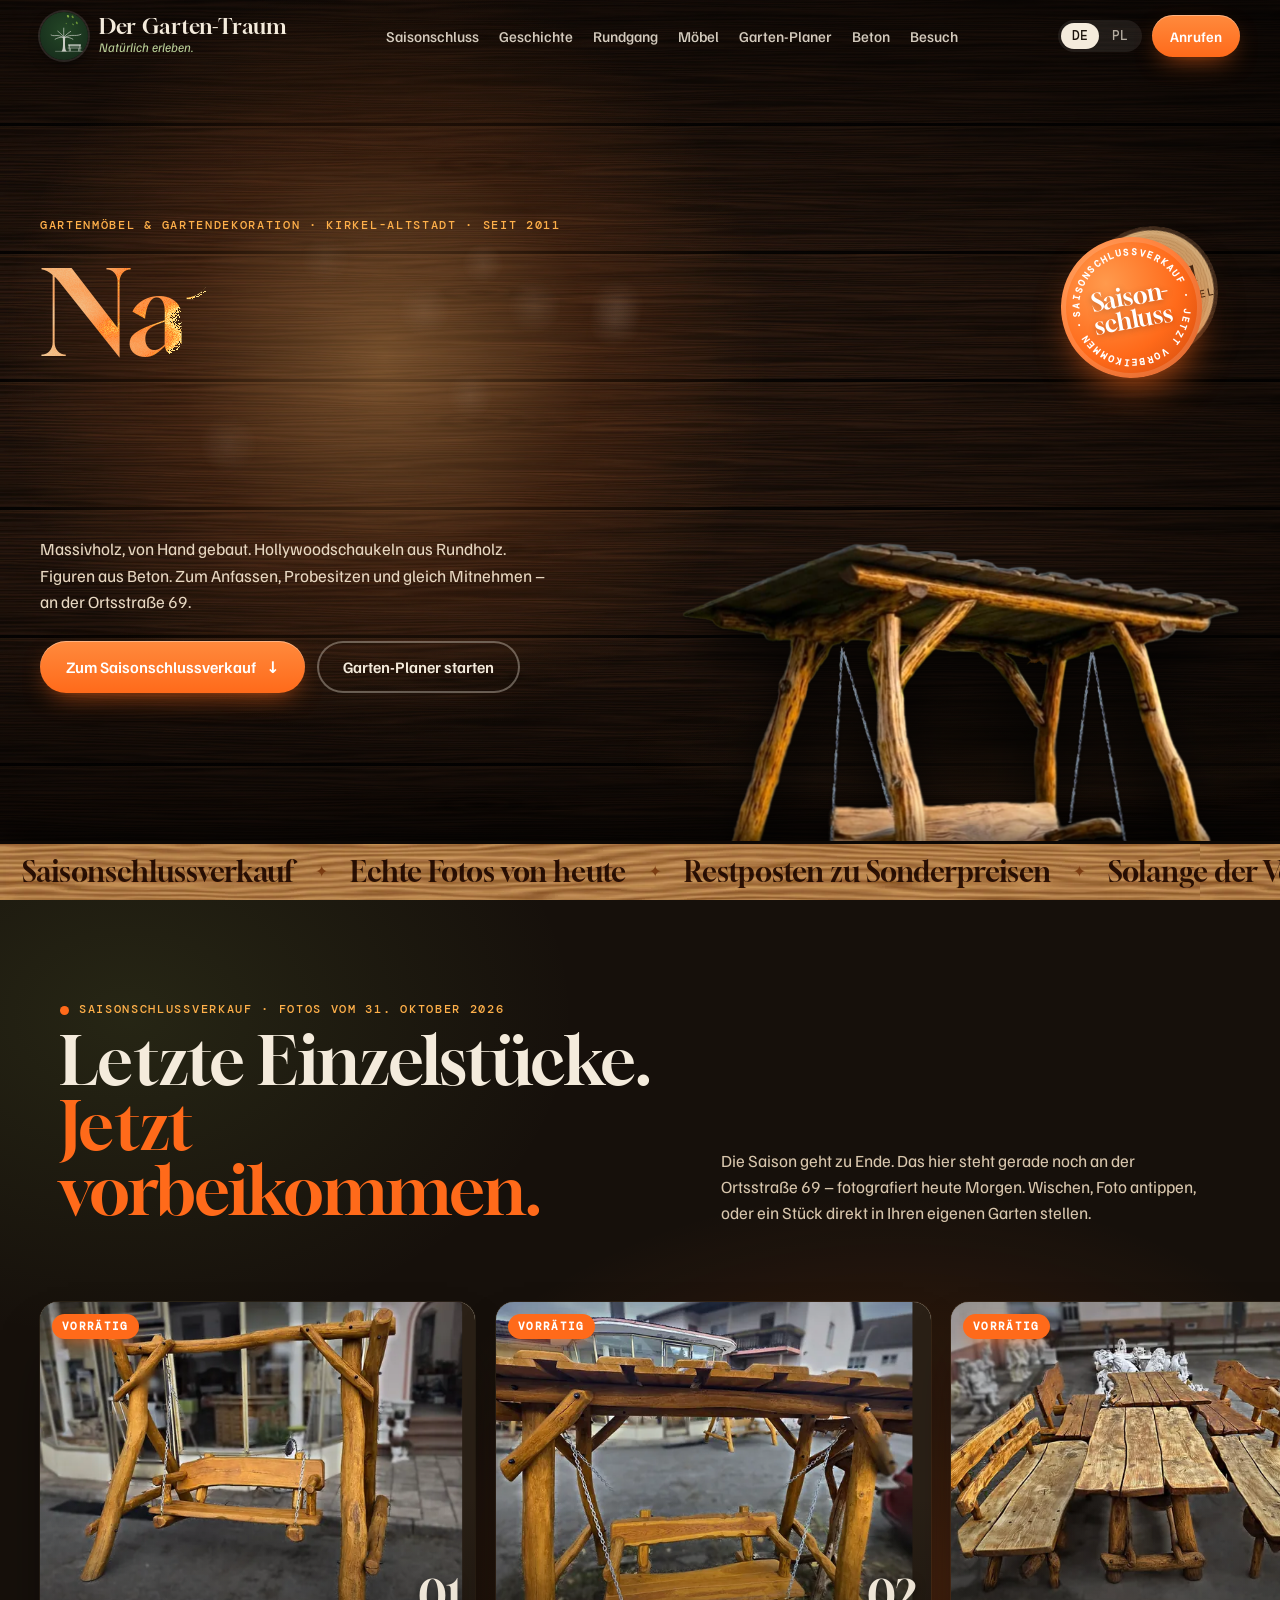
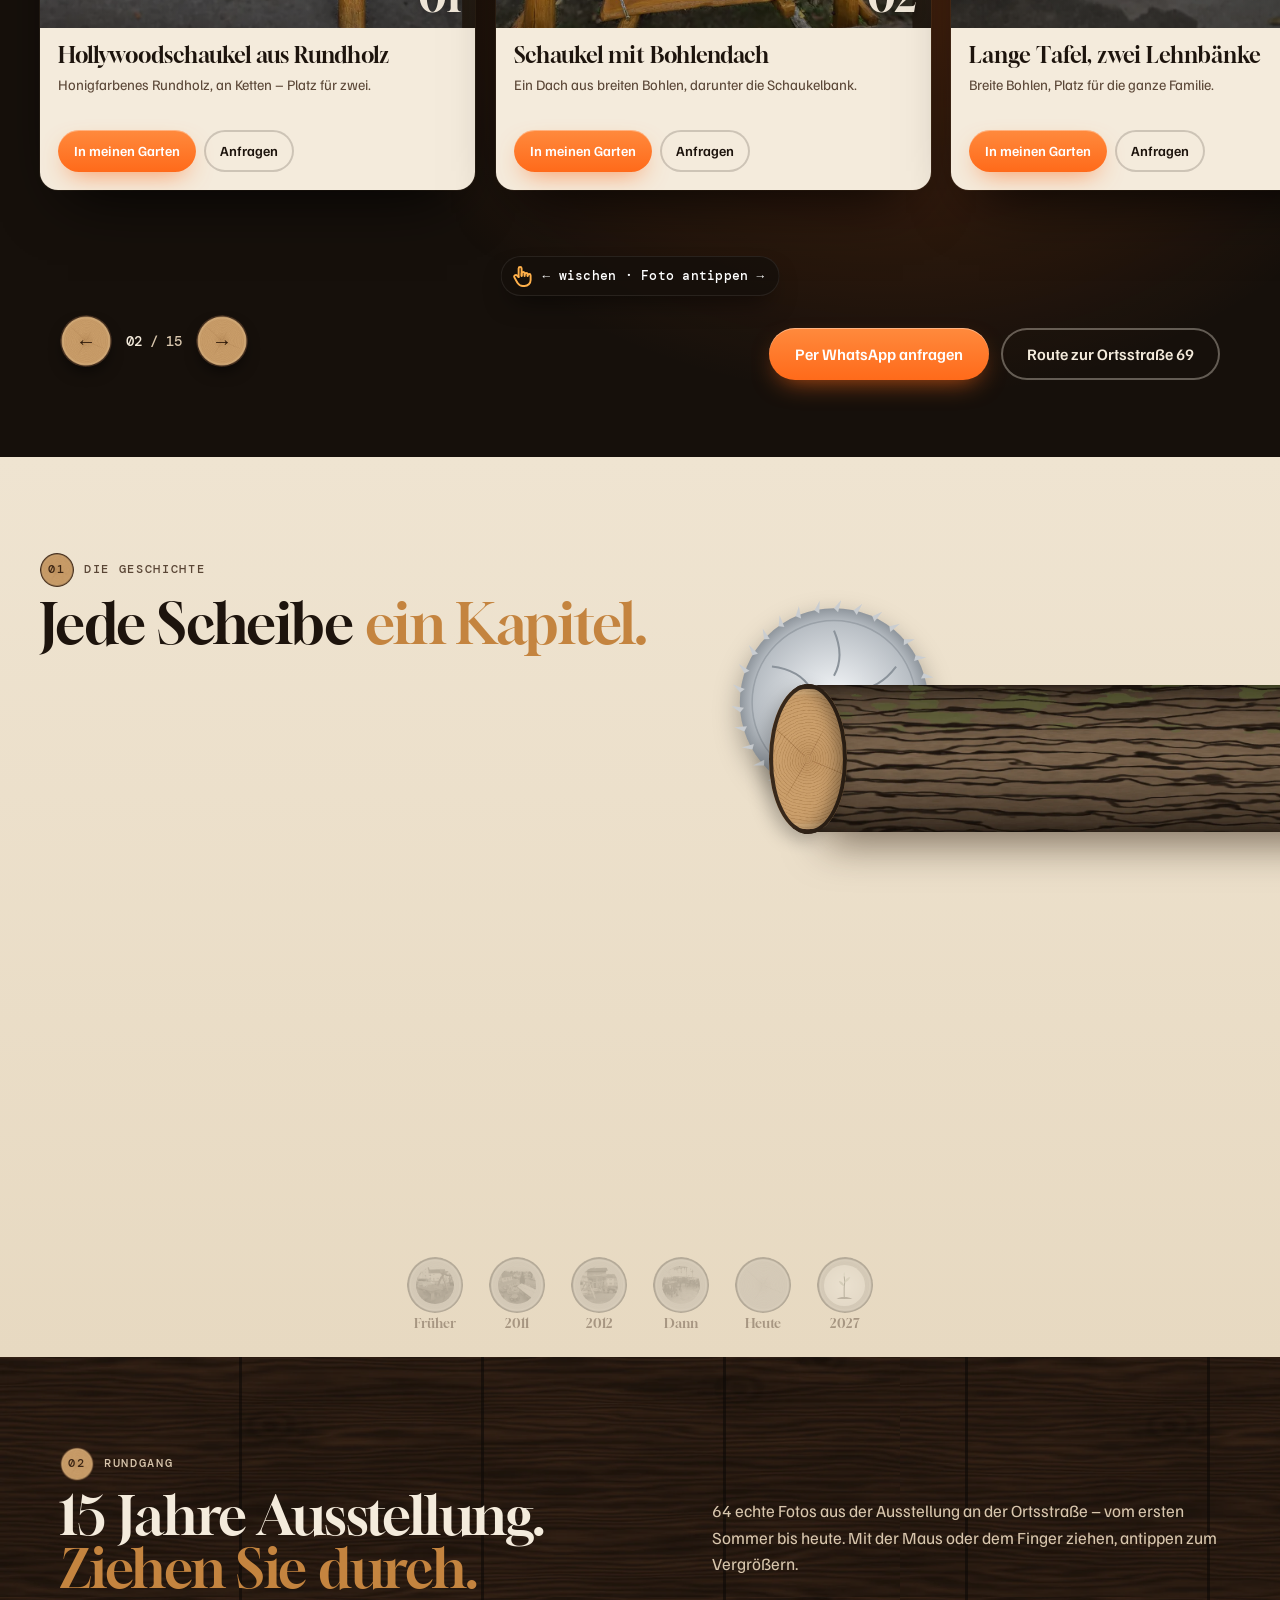
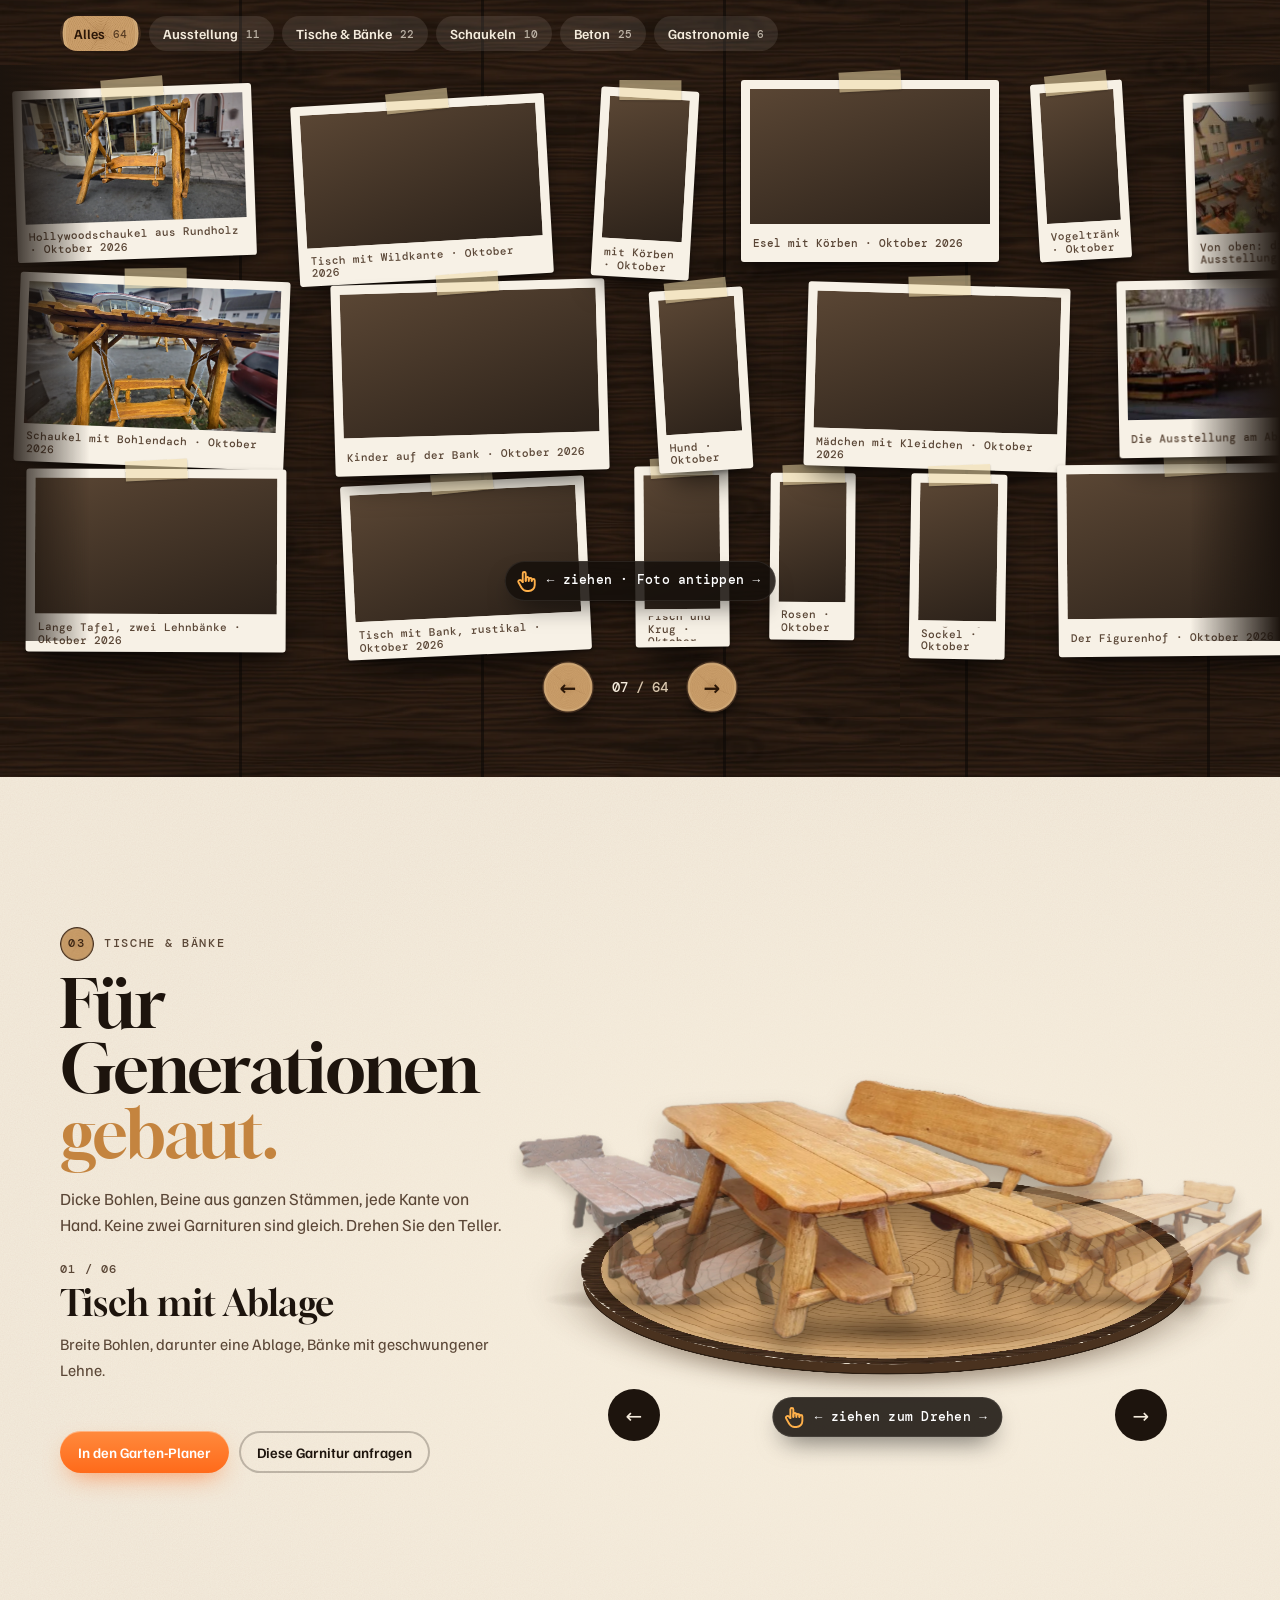
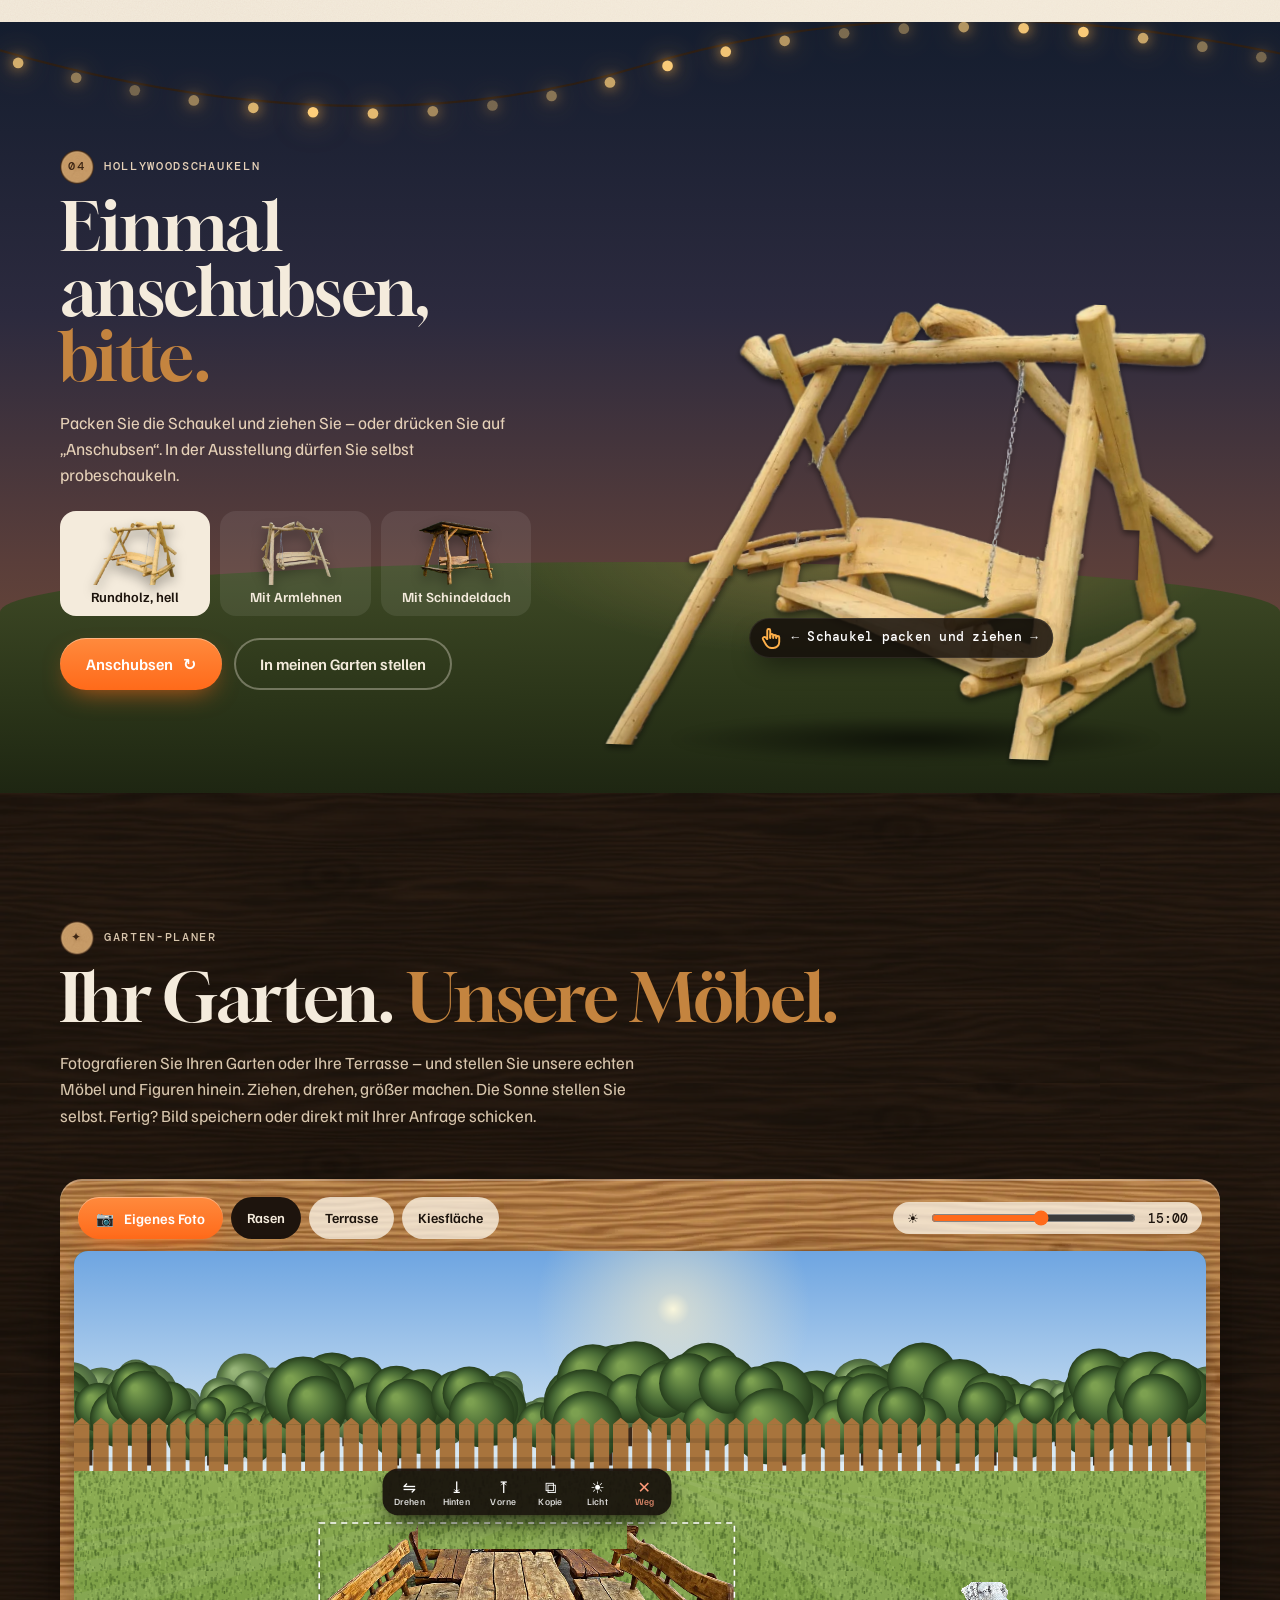
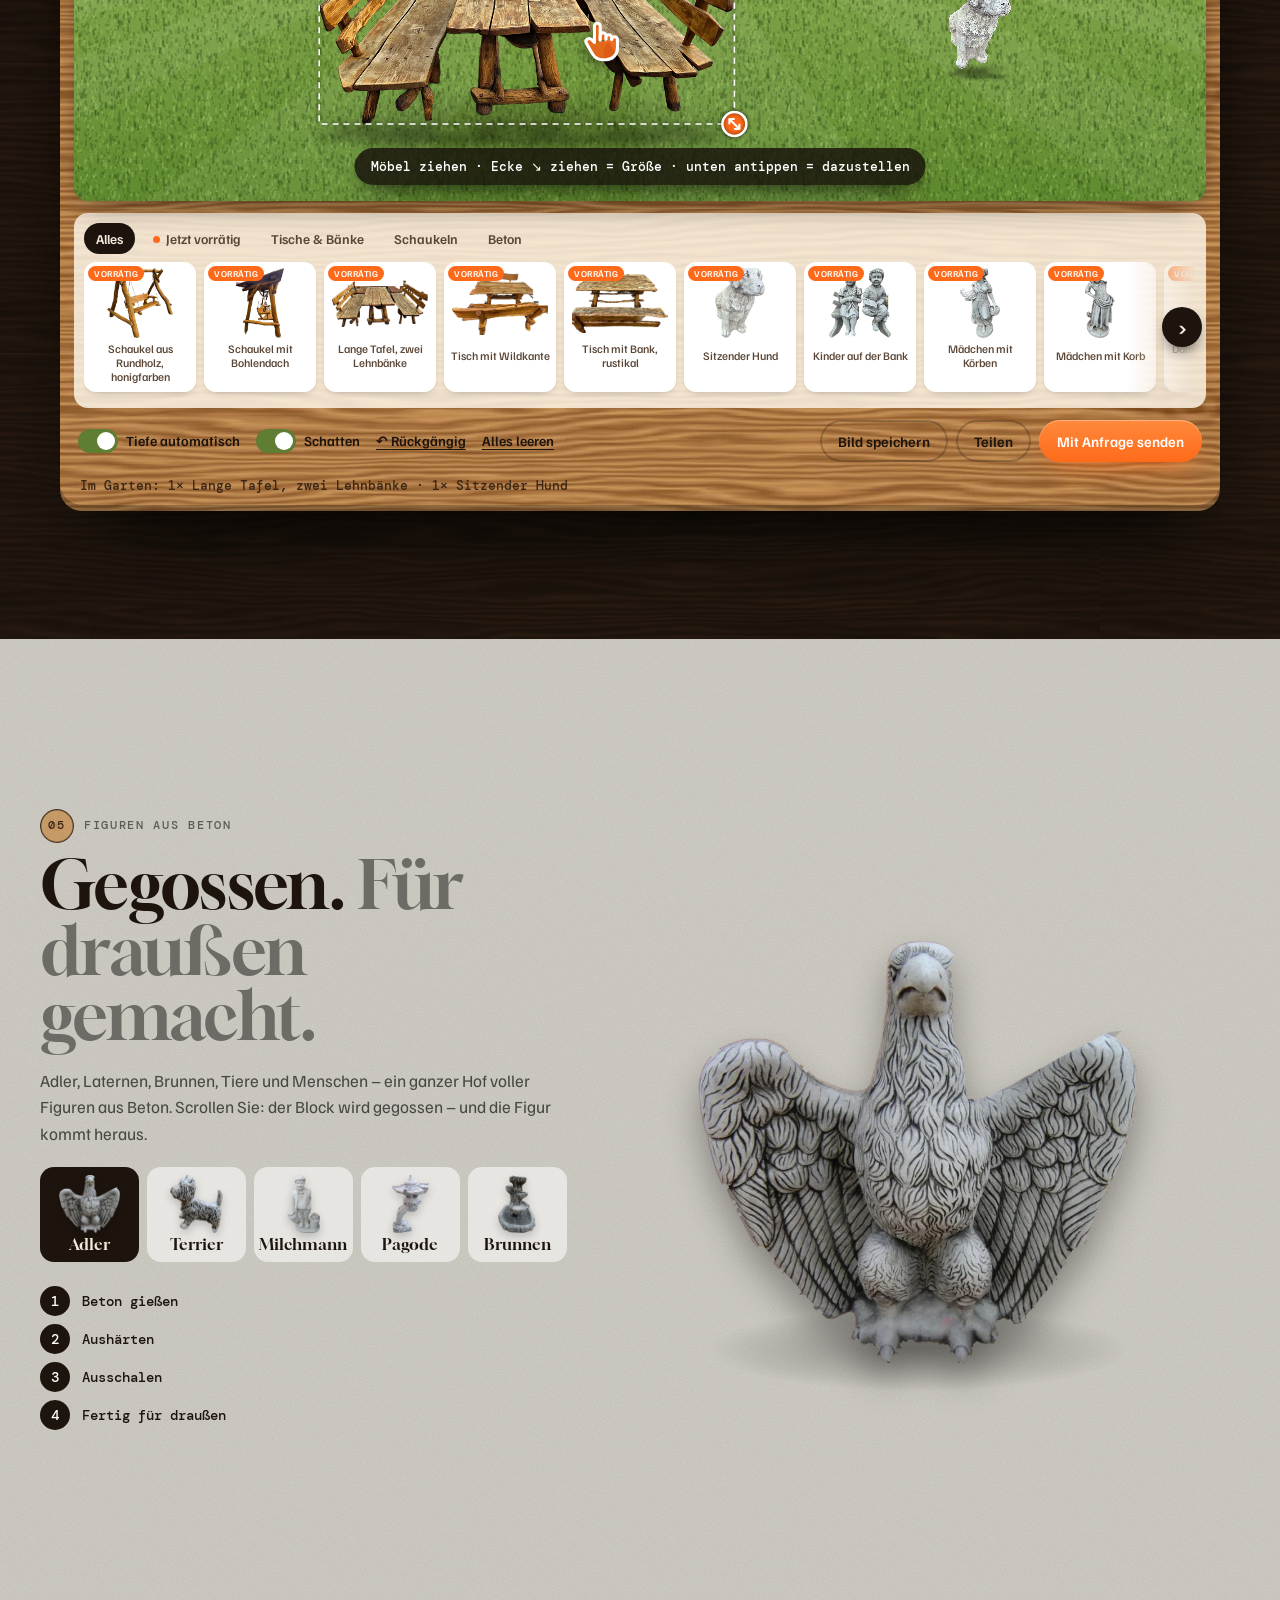
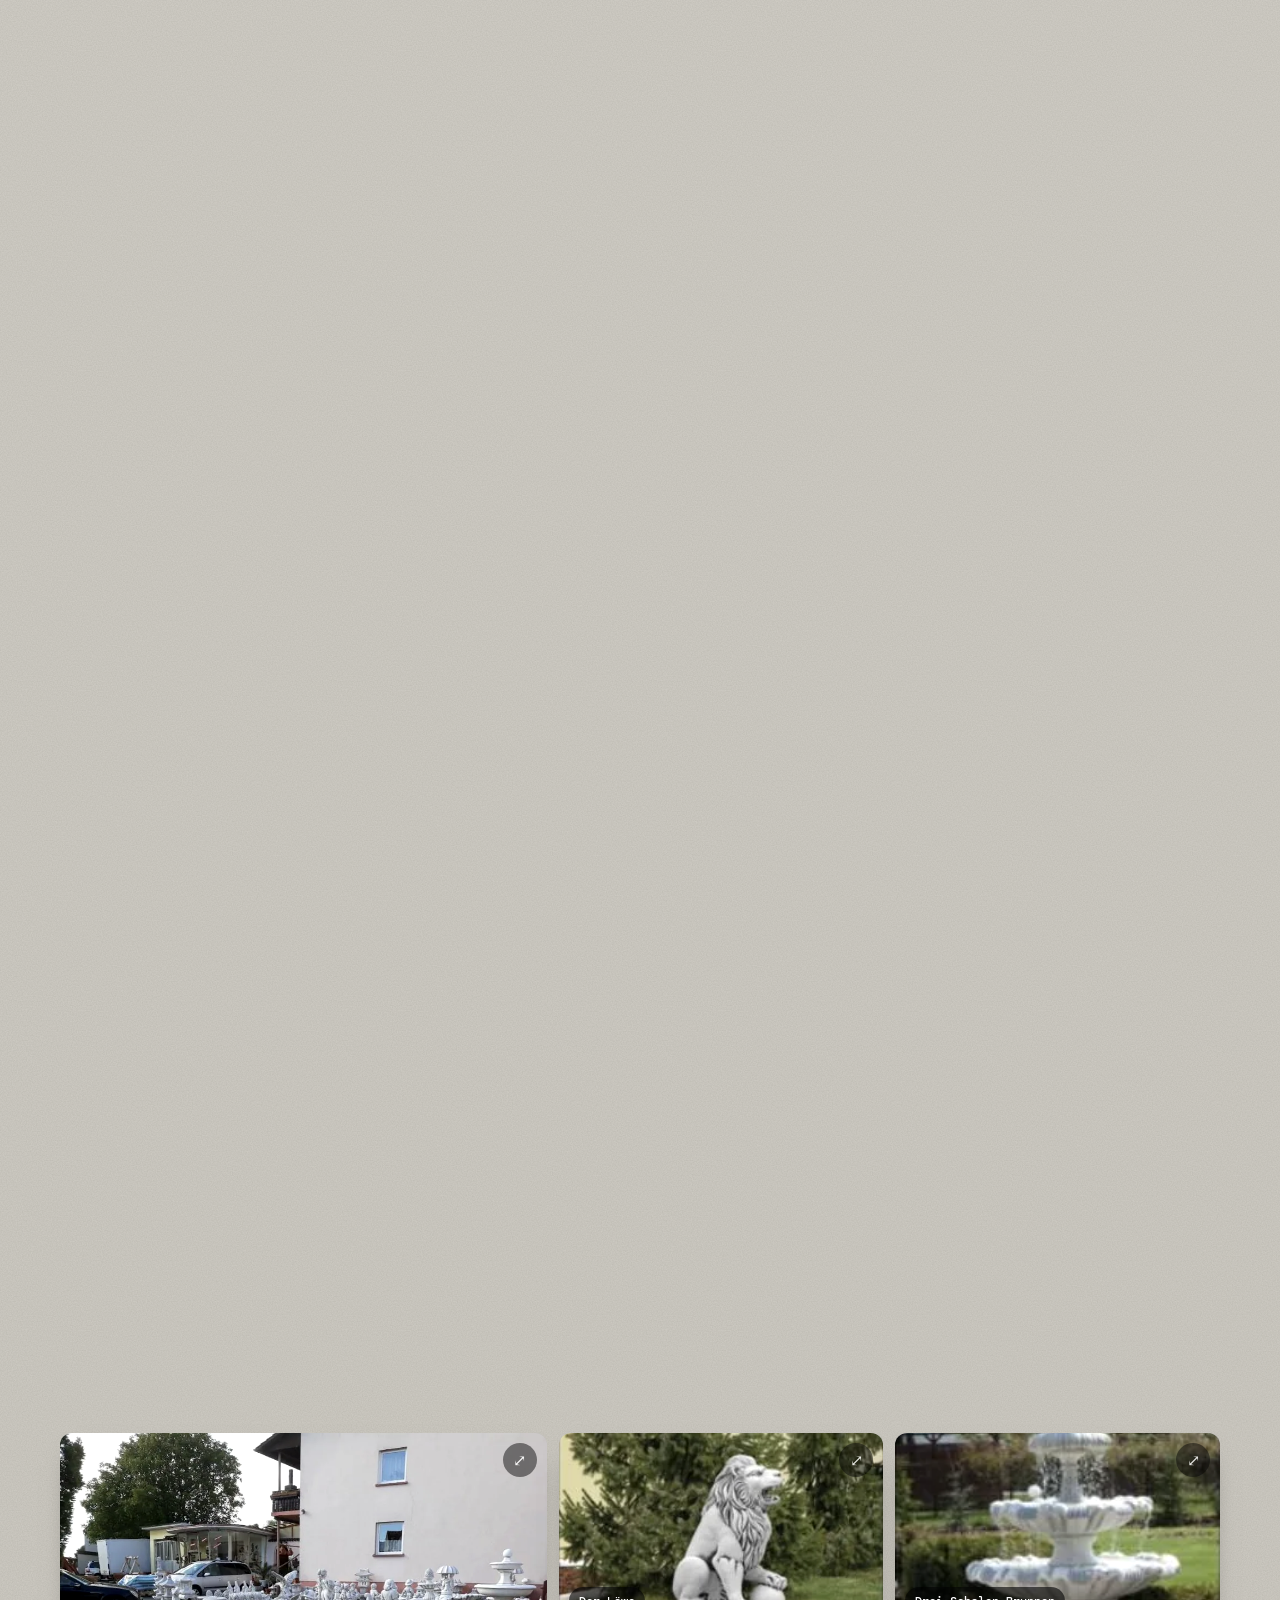
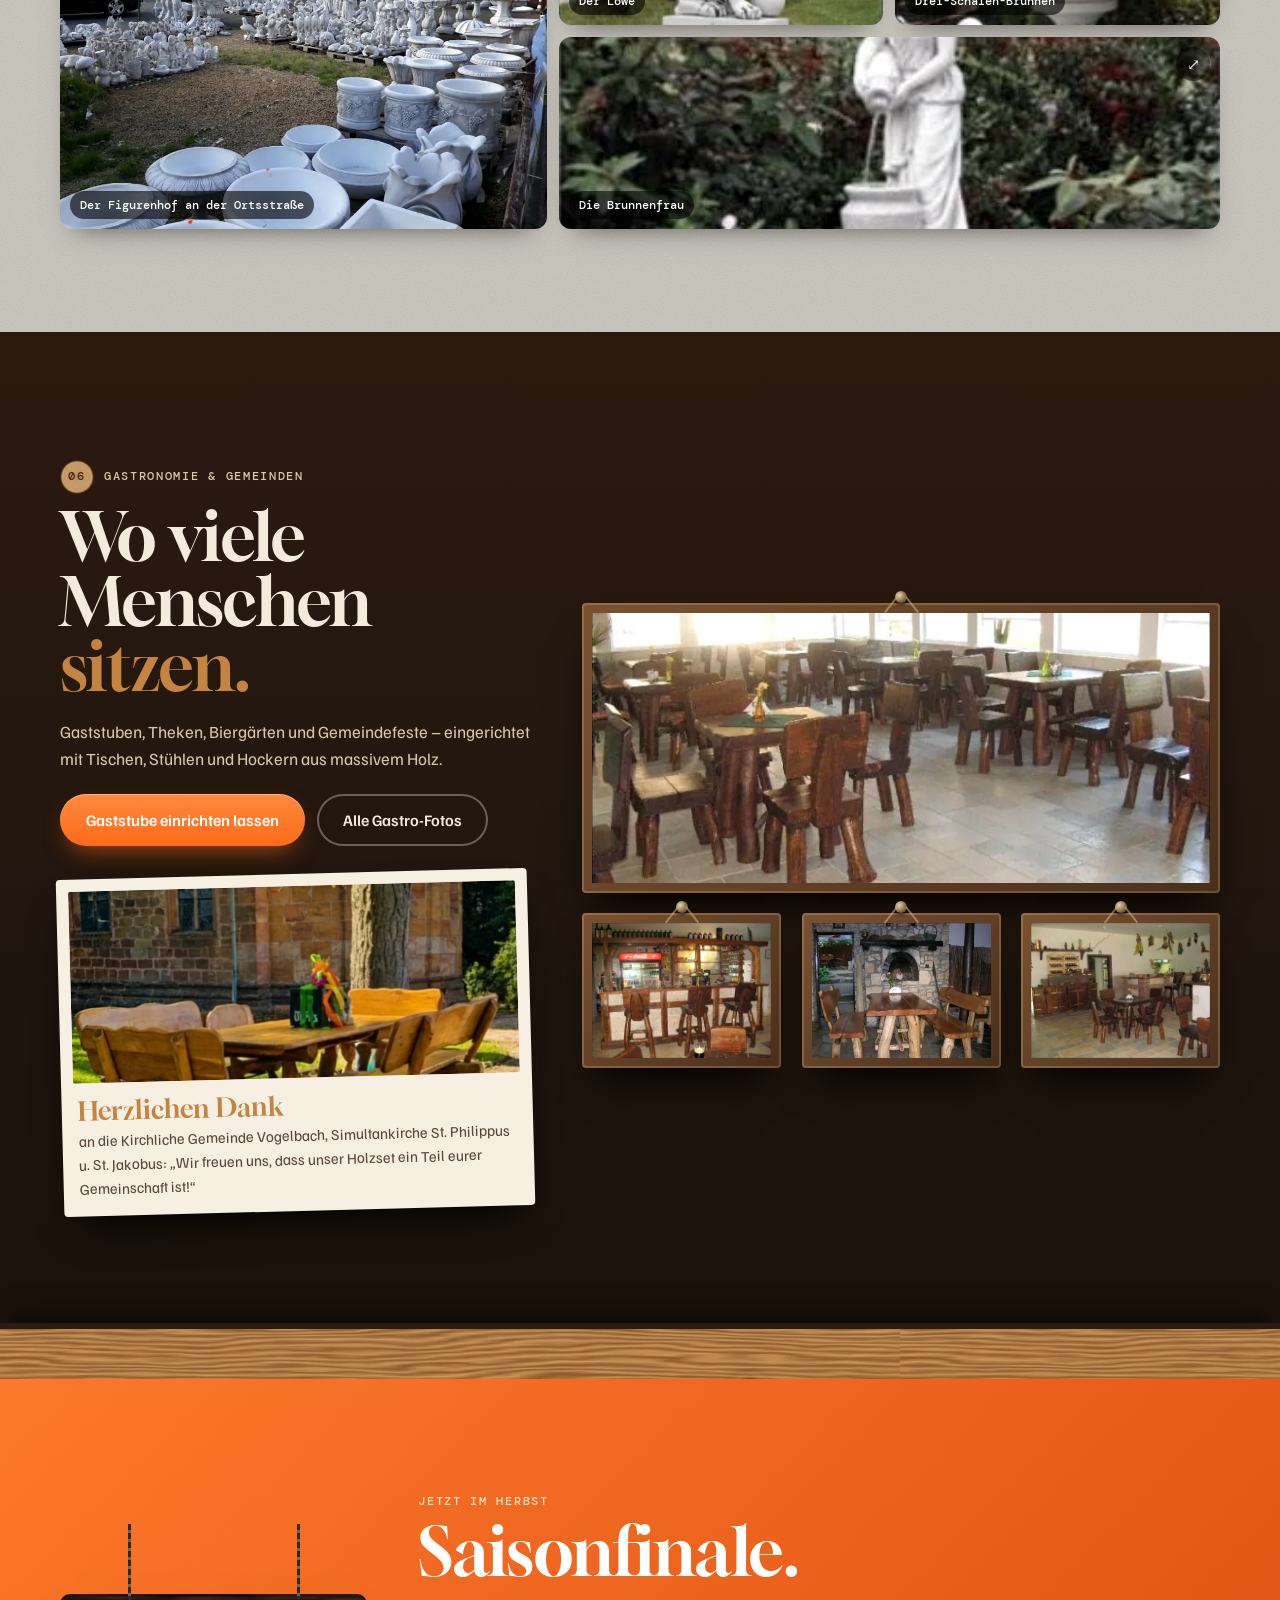
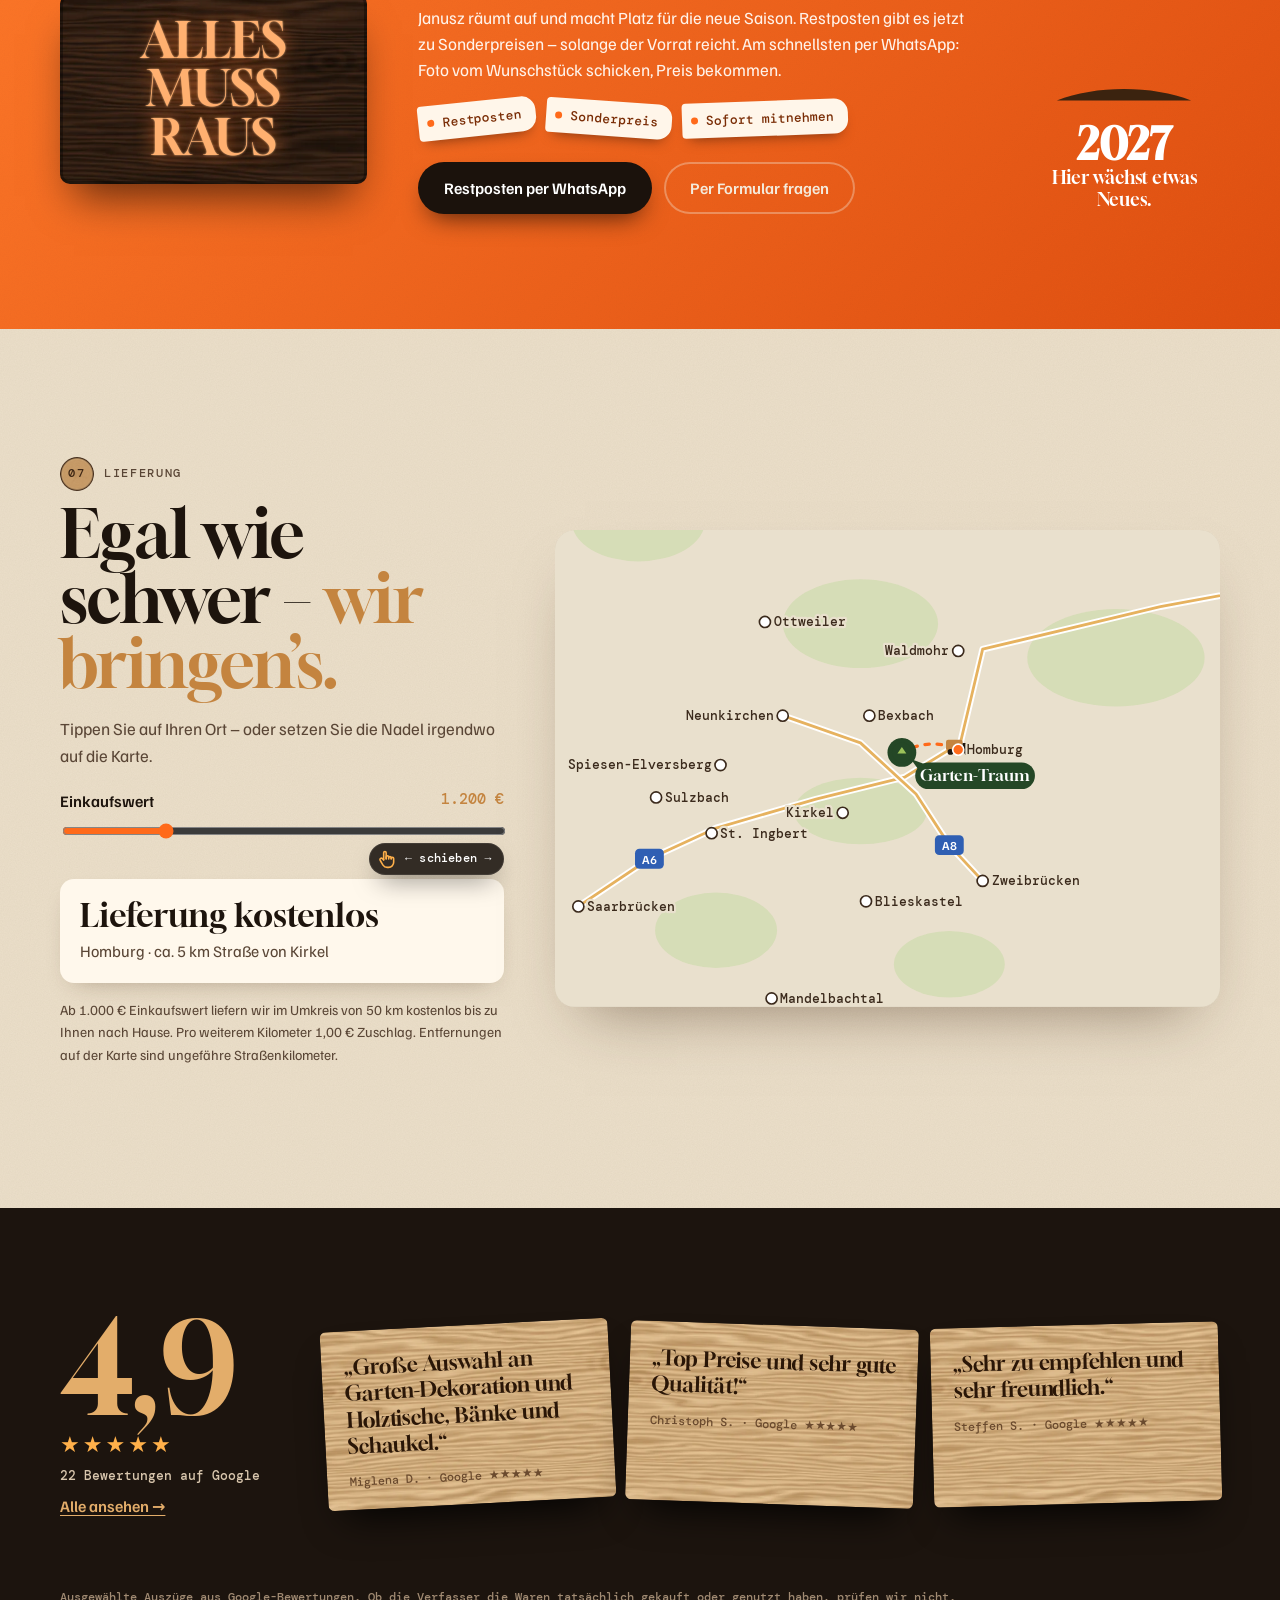
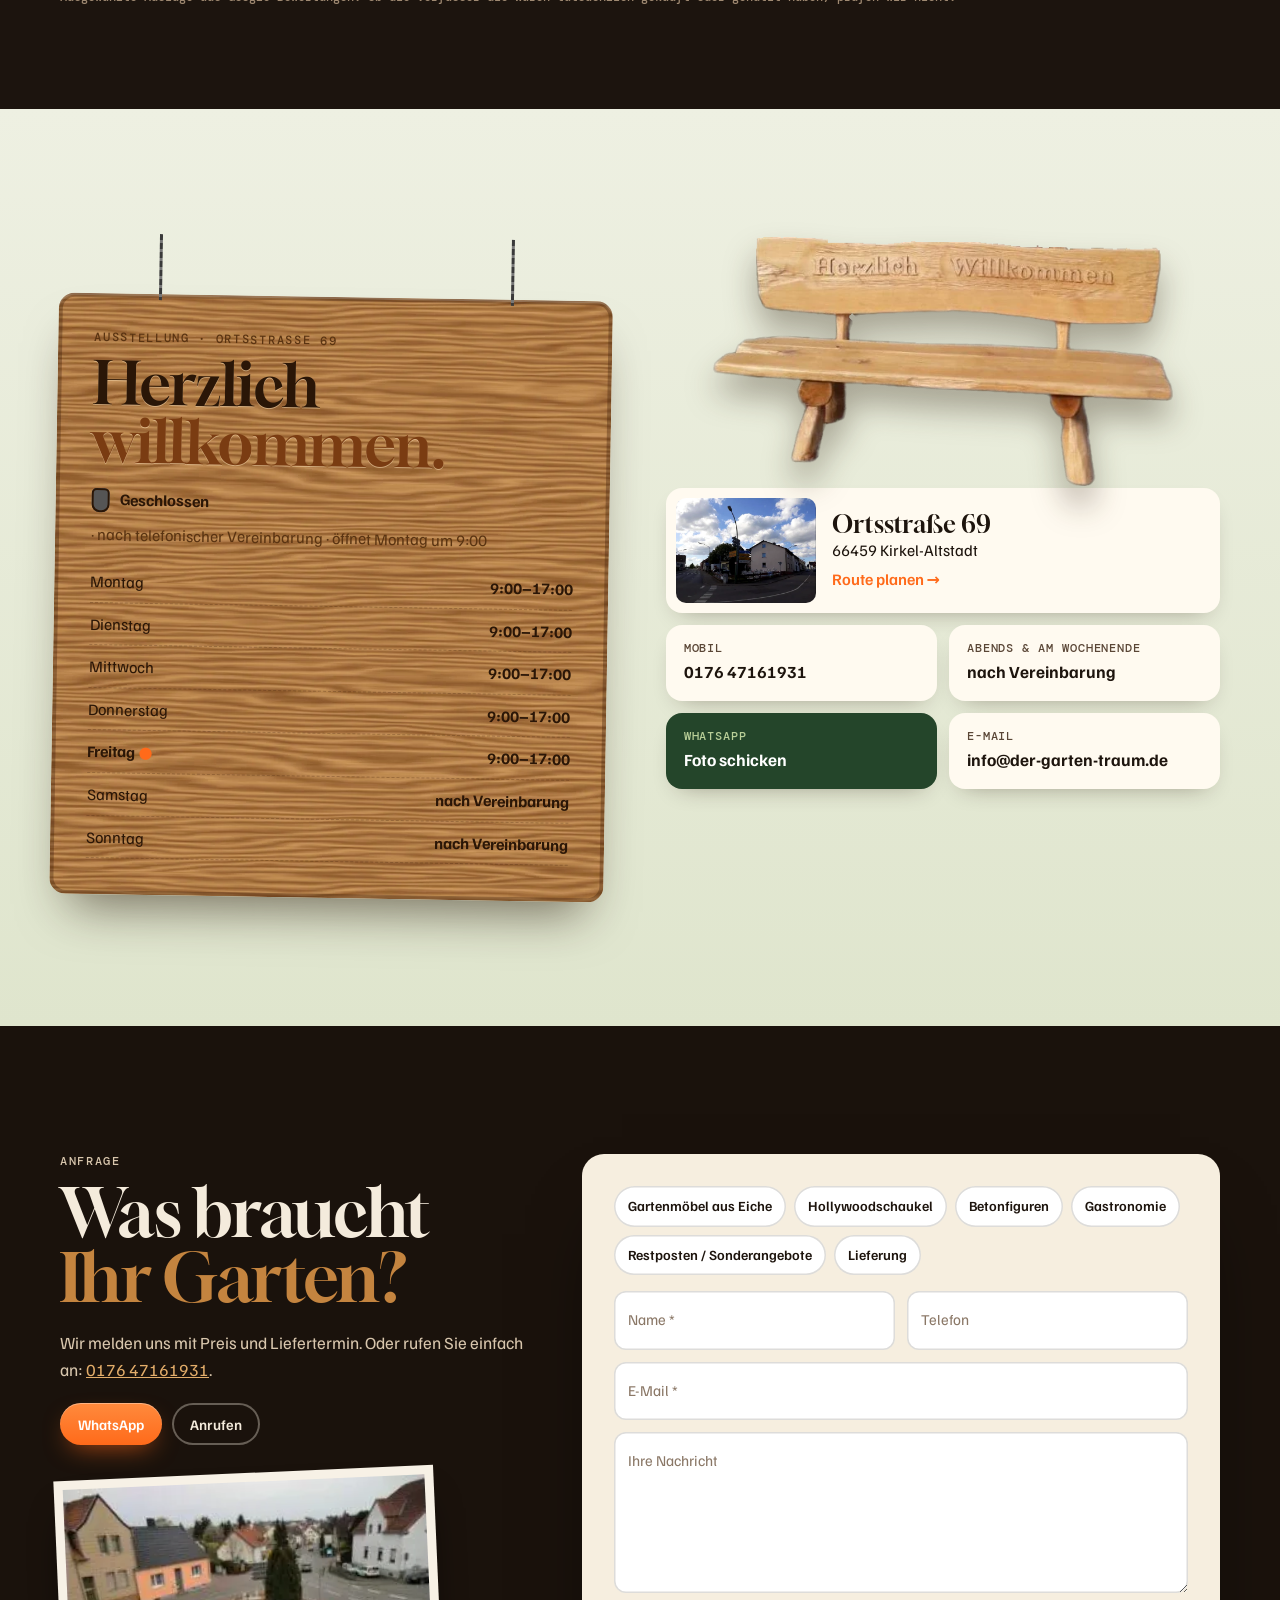
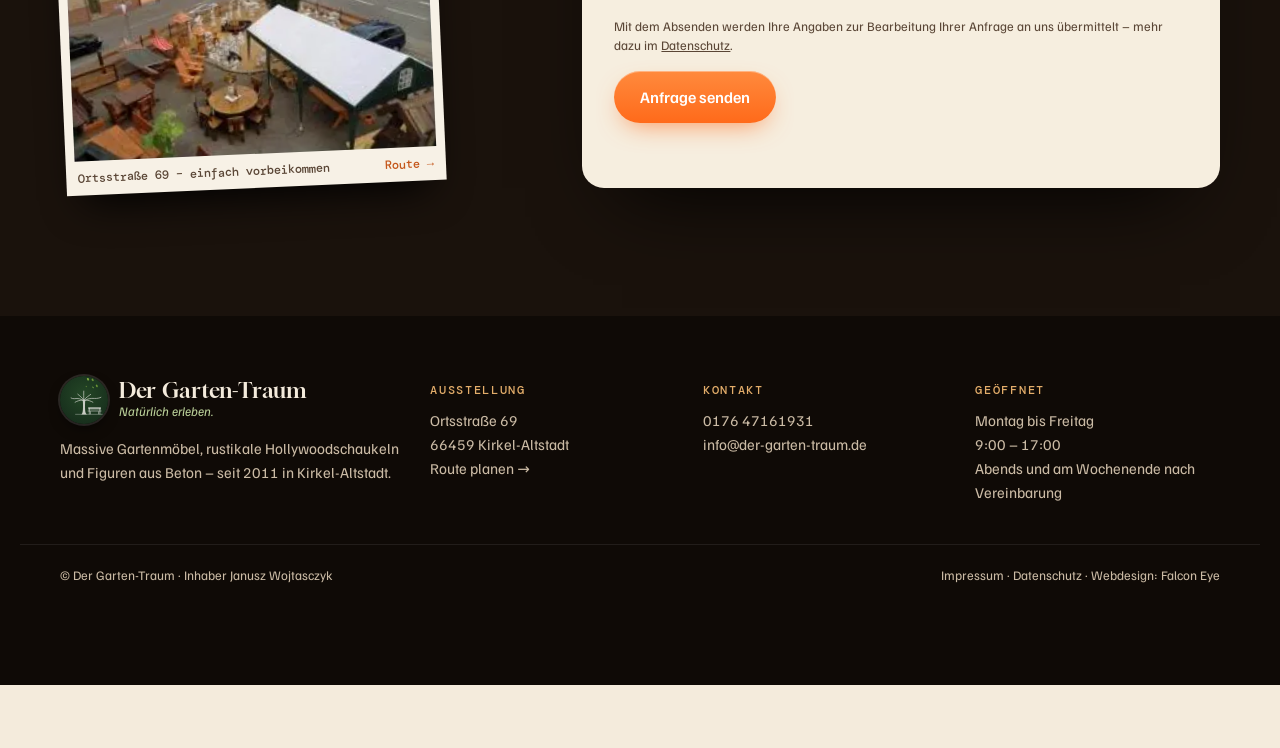
<file: index.html>
<!doctype html>
<html lang="de">
<head>
<meta charset="utf-8">
<script data-fe="intro">/* Intro bei jedem Oeffnen (auch Neuladen), nicht beim Zurueckklicken innerhalb der Seite; ?nointro ueberspringt */try{(function(k){var s=location.search;if(/[?&]nointro/.test(s)){sessionStorage.setItem(k,'1');return}var t=(performance.getEntriesByType('navigation')[0]||{}).type||'',i=false;if(t==='back_forward')return;try{var r=new URL(document.referrer);i=r.origin===location.origin&&r.pathname.indexOf(location.pathname.replace(/[^/]*$/,''))===0}catch(e){}if(/[?&]intro(&|=|$)/.test(s)||t==='reload'||!i)sessionStorage.removeItem(k)})('gt-intro')}catch(e){}</script>
<meta name="viewport" content="width=device-width,initial-scale=1,viewport-fit=cover">
<title>Gartenmöbel & Hollywoodschaukeln Kirkel | Der Garten-Traum</title>
<meta name="description" content="Handgefertigte Gartenmöbel aus Massivholz, Hollywoodschaukeln und Betonfiguren. Ausstellung in Kirkel-Altstadt, Ortsstraße 69, mit Garten-Planer.">
<link rel="canonical" href="https://der-garten-traum.de/">
<meta property="og:type" content="website">
<meta property="og:site_name" content="Der Garten-Traum">
<meta property="og:title" content="Gartenmöbel &amp; Hollywoodschaukeln Kirkel | Der Garten-Traum">
<meta property="og:description" content="Handgefertigte Gartenmöbel aus Massivholz, Hollywoodschaukeln und Betonfiguren. Ausstellung in Kirkel-Altstadt, Ortsstraße 69, mit Garten-Planer.">
<meta property="og:url" content="https://der-garten-traum.de/">
<meta property="og:image" content="https://der-garten-traum.de/img/og.jpg">
<meta property="og:image:width" content="1200">
<meta property="og:image:height" content="630">
<meta property="og:locale" content="de_DE">
<meta property="og:image:alt" content="Der Garten-Traum in Kirkel-Altstadt: Gartenmöbel aus Massivholz">
<meta name="twitter:card" content="summary_large_image">
<link rel="apple-touch-icon" href="img/apple-touch-icon.png">
<meta name="theme-color" content="#1a120c">
<link rel="icon" href="img/favicon.png" type="image/png">
<link rel="preload" href="fonts/gloock-latin-400-normal.woff2" as="font" type="font/woff2" crossorigin>
<link rel="preload" href="fonts/familjen-grotesk-latin-400-normal.woff2" as="font" type="font/woff2" crossorigin>
<link rel="stylesheet" href="assets/gt.css?v=1793834093">
<script type="application/ld+json">{"@context": "https://schema.org", "@graph": [{"@type": "FurnitureStore", "@id": "https://der-garten-traum.de/#laden", "name": "Der Garten-Traum", "alternateName": "Gartenmöbel und Gartendekoration", "slogan": "Natürlich. Mit Herz.", "url": "https://der-garten-traum.de/", "logo": "https://der-garten-traum.de/img/logo.webp", "image": ["https://der-garten-traum.de/img/og.jpg", "https://der-garten-traum.de/img/f/ausstellung_oben.webp"], "telephone": "+4917647161931", "email": "info@der-garten-traum.de", "foundingDate": "2011", "founder": {"@type": "Person", "name": "Janusz Wojtasczyk"}, "address": {"@type": "PostalAddress", "streetAddress": "Ortsstraße 69", "postalCode": "66459", "addressLocality": "Kirkel", "addressRegion": "Saarland", "addressCountry": "DE"}, "geo": {"@type": "GeoCoordinates", "latitude": 49.3243983, "longitude": 7.2873476}, "hasMap": "https://maps.google.com/?cid=8563081075340755908", "sameAs": ["https://maps.google.com/?cid=8563081075340755908"], "areaServed": {"@type": "State", "name": "Saarland"}, "openingHoursSpecification": [{"@type": "OpeningHoursSpecification", "dayOfWeek": ["Monday", "Tuesday", "Wednesday", "Thursday", "Friday"], "opens": "09:00", "closes": "17:00"}]}, {"@type": "WebSite", "@id": "https://der-garten-traum.de/#website", "url": "https://der-garten-traum.de/", "name": "Der Garten-Traum", "inLanguage": "de-DE", "publisher": {"@id": "https://der-garten-traum.de/#laden"}}]}</script>
</head>
<body class="home is-loading">
<a class="skip" href="#main"><span data-pl="Przejdź do treści">Zum Inhalt springen</span></a>
<svg width="0" height="0" style="position:absolute" aria-hidden="true"><defs>
<filter id="rough"><feTurbulence type="fractalNoise" baseFrequency=".9" numOctaves="2" seed="3"/><feDisplacementMap in="SourceGraphic" scale="1.6"/></filter>
<filter id="concrete" x="0" y="0" width="100%" height="100%"><feTurbulence type="fractalNoise" baseFrequency=".8" numOctaves="3" seed="8" result="n"/><feColorMatrix in="n" type="matrix" values="0 0 0 0 .55  0 0 0 0 .55  0 0 0 0 .53  0 0 0 .55 0"/><feComposite in2="SourceGraphic" operator="in"/><feBlend in="SourceGraphic" mode="multiply"/></filter>
</defs></svg><div class="intro" data-intro aria-hidden="true">
  <div class="intro-disc"><svg class="tree" viewBox="40 8 180 162" aria-hidden="true">
<g class="tr-ground"><path d="M92 162.5 H 212" /></g>
<g class="tr-trunk">
<path class="tk" d="M118 163 C 124 158 125 150 125.5 132 C 126 116 125 104 124 97 L 136 97 C 135 104 134.5 116 134.5 132 C 135 150 136 158 143 163 Z"/>
<path class="br" d="M126 100 C 116 92 104 90 86 92 C 80 92.5 76 91 72 89"/>
<path class="br" d="M134 100 C 145 92 160 90 178 91 C 190 91.5 200 89 206 86"/>
<path class="br" d="M129 98 C 128 84 129 72 129 58"/>
<path class="br" d="M127 96 C 120 86 112 80 102 72"/>
<path class="br" d="M132 96 C 140 86 150 80 160 73"/>
<path class="br" d="M125 99 C 112 98 100 102 90 108"/>
<path class="br" d="M135 99 C 148 98 160 102 170 108"/>
</g>
<g class="tr-leaves"><ellipse cx="130.5" cy="21.2" rx="7.9" ry="4.9" transform="rotate(92 130.5 21.2)" fill="#729f32" style="--i:0"/><ellipse cx="118.0" cy="21.4" rx="5.8" ry="3.0" transform="rotate(70 118.0 21.4)" fill="#6a933e" style="--i:1"/><ellipse cx="147.6" cy="23.6" rx="7.7" ry="6.6" transform="rotate(144 147.6 23.6)" fill="#7da549" style="--i:2"/><ellipse cx="108.9" cy="25.5" rx="7.6" ry="4.1" transform="rotate(73 108.9 25.5)" fill="#709b31" style="--i:3"/><ellipse cx="163.5" cy="28.1" rx="7.9" ry="4.9" transform="rotate(124 163.5 28.1)" fill="#74a43c" style="--i:4"/><ellipse cx="95.4" cy="28.5" rx="7.2" ry="5.1" transform="rotate(65 95.4 28.5)" fill="#729f33" style="--i:5"/><ellipse cx="177.3" cy="33.6" rx="7.1" ry="4.7" transform="rotate(121 177.3 33.6)" fill="#719a35" style="--i:6"/><ellipse cx="81.5" cy="35.0" rx="7.0" ry="4.7" transform="rotate(62 81.5 35.0)" fill="#709a37" style="--i:7"/><ellipse cx="139.1" cy="35.1" rx="4.9" ry="2.4" transform="rotate(81 139.1 35.1)" fill="#669135" style="--i:8"/><ellipse cx="121.2" cy="36.4" rx="5.0" ry="3.3" transform="rotate(95 121.2 36.4)" fill="#618d2f" style="--i:9"/><ellipse cx="152.5" cy="43.9" rx="9.3" ry="3.9" transform="rotate(90 152.5 43.9)" fill="#6e9b31" style="--i:10"/><ellipse cx="190.3" cy="41.4" rx="6.7" ry="4.5" transform="rotate(119 190.3 41.4)" fill="#78a23b" style="--i:11"/><ellipse cx="70.1" cy="41.8" rx="6.3" ry="4.4" transform="rotate(62 70.1 41.8)" fill="#7ea840" style="--i:12"/><ellipse cx="107.2" cy="43.2" rx="5.5" ry="3.8" transform="rotate(59 107.2 43.2)" fill="#658e2e" style="--i:13"/><ellipse cx="130.7" cy="44.5" rx="6.8" ry="3.2" transform="rotate(89 130.7 44.5)" fill="#6c9330" style="--i:14"/><ellipse cx="165.4" cy="44.4" rx="6.3" ry="3.2" transform="rotate(100 165.4 44.4)" fill="#699437" style="--i:15"/><ellipse cx="95.0" cy="46.9" rx="7.9" ry="3.0" transform="rotate(59 95.0 46.9)" fill="#6b9439" style="--i:16"/><ellipse cx="116.8" cy="46.8" rx="3.6" ry="2.2" transform="rotate(51 116.8 46.8)" fill="#6a9343" style="--i:17"/><ellipse cx="176.2" cy="52.7" rx="6.4" ry="4.3" transform="rotate(119 176.2 52.7)" fill="#67922f" style="--i:18"/><ellipse cx="199.1" cy="52.4" rx="7.2" ry="4.8" transform="rotate(149 199.1 52.4)" fill="#6e9a32" style="--i:19"/><ellipse cx="62.2" cy="52.6" rx="7.1" ry="5.1" transform="rotate(-152 62.2 52.6)" fill="#6c952e" style="--i:20"/><ellipse cx="84.6" cy="52.8" rx="6.4" ry="4.0" transform="rotate(56 84.6 52.8)" fill="#6b9335" style="--i:21"/><ellipse cx="140.0" cy="56.0" rx="5.8" ry="2.9" transform="rotate(115 140.0 56.0)" fill="#6a9236" style="--i:22"/><ellipse cx="120.6" cy="59.0" rx="6.4" ry="3.7" transform="rotate(101 120.6 59.0)" fill="#678e2c" style="--i:23"/><ellipse cx="164.1" cy="64.6" rx="5.6" ry="2.7" transform="rotate(126 164.1 64.6)" fill="#618832" style="--i:24"/><ellipse cx="185.8" cy="65.2" rx="10.2" ry="4.8" transform="rotate(180 185.8 65.2)" fill="#729949" style="--i:25"/><ellipse cx="53.9" cy="66.4" rx="7.9" ry="5.2" transform="rotate(-148 53.9 66.4)" fill="#70992f" style="--i:26"/><ellipse cx="78.9" cy="65.9" rx="6.4" ry="3.8" transform="rotate(65 78.9 65.9)" fill="#6b9735" style="--i:27"/><ellipse cx="207.1" cy="66.1" rx="7.2" ry="5.2" transform="rotate(149 207.1 66.1)" fill="#729c32" style="--i:28"/><ellipse cx="94.6" cy="65.5" rx="3.7" ry="2.6" transform="rotate(-147 94.6 65.5)" fill="#7a9c64" style="--i:29"/><ellipse cx="145.2" cy="66.7" rx="4.1" ry="2.5" transform="rotate(99 145.2 66.7)" fill="#86a66c" style="--i:30"/><ellipse cx="157.4" cy="64.9" rx="3.4" ry="2.2" transform="rotate(69 157.4 64.9)" fill="#6c9242" style="--i:31"/><ellipse cx="68.7" cy="65.8" rx="3.5" ry="2.2" transform="rotate(47 68.7 65.8)" fill="#63873b" style="--i:32"/><ellipse cx="140.7" cy="72.0" rx="4.9" ry="2.2" transform="rotate(151 140.7 72.0)" fill="#7f9f74" style="--i:33"/><ellipse cx="175.5" cy="78.0" rx="6.0" ry="4.0" transform="rotate(124 175.5 78.0)" fill="#6d9b33" style="--i:34"/><ellipse cx="162.8" cy="79.2" rx="6.1" ry="3.5" transform="rotate(126 162.8 79.2)" fill="#6b9836" style="--i:35"/><ellipse cx="70.2" cy="80.1" rx="8.7" ry="4.9" transform="rotate(-160 70.2 80.1)" fill="#6a942e" style="--i:36"/><ellipse cx="192.0" cy="80.1" rx="7.8" ry="4.4" transform="rotate(156 192.0 80.1)" fill="#699131" style="--i:37"/><ellipse cx="48.5" cy="80.5" rx="7.9" ry="4.9" transform="rotate(-175 48.5 80.5)" fill="#6e9732" style="--i:38"/><ellipse cx="87.5" cy="78.9" rx="4.8" ry="2.4" transform="rotate(45 87.5 78.9)" fill="#729c44" style="--i:39"/><ellipse cx="109.1" cy="78.2" rx="3.6" ry="2.7" transform="rotate(-143 109.1 78.2)" fill="#658d32" style="--i:40"/><ellipse cx="144.3" cy="79.7" rx="4.6" ry="3.8" transform="rotate(166 144.3 79.7)" fill="#5c8628" style="--i:41"/><ellipse cx="212.9" cy="80.6" rx="7.3" ry="4.9" transform="rotate(180 212.9 80.6)" fill="#719b31" style="--i:42"/><ellipse cx="120.1" cy="81.5" rx="4.2" ry="2.9" transform="rotate(160 120.1 81.5)" fill="#7fa05f" style="--i:43"/><ellipse cx="51.3" cy="93.2" rx="6.4" ry="4.2" transform="rotate(164 51.3 93.2)" fill="#6c952f" style="--i:44"/><ellipse cx="207.8" cy="93.0" rx="6.7" ry="4.2" transform="rotate(-156 207.8 93.0)" fill="#709a36" style="--i:45"/><ellipse cx="64.4" cy="100.4" rx="8.2" ry="4.6" transform="rotate(138 64.4 100.4)" fill="#6c9a2b" style="--i:46"/><ellipse cx="196.1" cy="100.1" rx="8.1" ry="4.6" transform="rotate(-136 196.1 100.1)" fill="#719c31" style="--i:47"/><ellipse cx="94.7" cy="103.3" rx="7.5" ry="3.2" transform="rotate(124 94.7 103.3)" fill="#69942c" style="--i:48"/><ellipse cx="180.8" cy="103.0" rx="7.6" ry="4.0" transform="rotate(51 180.8 103.0)" fill="#6c952f" style="--i:49"/><ellipse cx="80.1" cy="103.0" rx="7.2" ry="3.9" transform="rotate(131 80.1 103.0)" fill="#6a952e" style="--i:50"/><ellipse cx="165.5" cy="103.6" rx="7.5" ry="3.4" transform="rotate(53 165.5 103.6)" fill="#668f2e" style="--i:51"/><ellipse cx="107.1" cy="103.6" rx="5.8" ry="3.4" transform="rotate(123 107.1 103.6)" fill="#669230" style="--i:52"/><ellipse cx="153.5" cy="103.3" rx="5.7" ry="3.2" transform="rotate(57 153.5 103.3)" fill="#699330" style="--i:53"/></g>
<g class="tr-bench"><rect x="149" y="131.5" width="57" height="3.2" rx=".8"/><rect x="149" y="136.5" width="57" height="3.2" rx=".8"/><rect x="146.5" y="146" width="62" height="3" rx=".8"/><rect x="152" y="134" width="2.4" height="28.5"/><rect x="200.5" y="134" width="2.4" height="28.5"/><rect x="157" y="149" width="2" height="13"/><rect x="195.5" y="149" width="2" height="13"/></g>
</svg><p class="intro-w"><b>Der Garten-Traum</b><span data-pl="Naturalnie przeżyć.">Natürlich erleben.</span></p></div>
</div><header class="hdr" data-hdr>
  <div class="hdr-in"><a class="logo" href="#top"><span class="logo-disc"><svg class="tree" viewBox="40 8 180 162" aria-hidden="true">
<g class="tr-ground"><path d="M92 162.5 H 212" /></g>
<g class="tr-trunk">
<path class="tk" d="M118 163 C 124 158 125 150 125.5 132 C 126 116 125 104 124 97 L 136 97 C 135 104 134.5 116 134.5 132 C 135 150 136 158 143 163 Z"/>
<path class="br" d="M126 100 C 116 92 104 90 86 92 C 80 92.5 76 91 72 89"/>
<path class="br" d="M134 100 C 145 92 160 90 178 91 C 190 91.5 200 89 206 86"/>
<path class="br" d="M129 98 C 128 84 129 72 129 58"/>
<path class="br" d="M127 96 C 120 86 112 80 102 72"/>
<path class="br" d="M132 96 C 140 86 150 80 160 73"/>
<path class="br" d="M125 99 C 112 98 100 102 90 108"/>
<path class="br" d="M135 99 C 148 98 160 102 170 108"/>
</g>
<g class="tr-leaves"><ellipse cx="130.5" cy="21.2" rx="7.9" ry="4.9" transform="rotate(92 130.5 21.2)" fill="#729f32" style="--i:0"/><ellipse cx="118.0" cy="21.4" rx="5.8" ry="3.0" transform="rotate(70 118.0 21.4)" fill="#6a933e" style="--i:1"/><ellipse cx="147.6" cy="23.6" rx="7.7" ry="6.6" transform="rotate(144 147.6 23.6)" fill="#7da549" style="--i:2"/><ellipse cx="108.9" cy="25.5" rx="7.6" ry="4.1" transform="rotate(73 108.9 25.5)" fill="#709b31" style="--i:3"/><ellipse cx="163.5" cy="28.1" rx="7.9" ry="4.9" transform="rotate(124 163.5 28.1)" fill="#74a43c" style="--i:4"/><ellipse cx="95.4" cy="28.5" rx="7.2" ry="5.1" transform="rotate(65 95.4 28.5)" fill="#729f33" style="--i:5"/><ellipse cx="177.3" cy="33.6" rx="7.1" ry="4.7" transform="rotate(121 177.3 33.6)" fill="#719a35" style="--i:6"/><ellipse cx="81.5" cy="35.0" rx="7.0" ry="4.7" transform="rotate(62 81.5 35.0)" fill="#709a37" style="--i:7"/><ellipse cx="139.1" cy="35.1" rx="4.9" ry="2.4" transform="rotate(81 139.1 35.1)" fill="#669135" style="--i:8"/><ellipse cx="121.2" cy="36.4" rx="5.0" ry="3.3" transform="rotate(95 121.2 36.4)" fill="#618d2f" style="--i:9"/><ellipse cx="152.5" cy="43.9" rx="9.3" ry="3.9" transform="rotate(90 152.5 43.9)" fill="#6e9b31" style="--i:10"/><ellipse cx="190.3" cy="41.4" rx="6.7" ry="4.5" transform="rotate(119 190.3 41.4)" fill="#78a23b" style="--i:11"/><ellipse cx="70.1" cy="41.8" rx="6.3" ry="4.4" transform="rotate(62 70.1 41.8)" fill="#7ea840" style="--i:12"/><ellipse cx="107.2" cy="43.2" rx="5.5" ry="3.8" transform="rotate(59 107.2 43.2)" fill="#658e2e" style="--i:13"/><ellipse cx="130.7" cy="44.5" rx="6.8" ry="3.2" transform="rotate(89 130.7 44.5)" fill="#6c9330" style="--i:14"/><ellipse cx="165.4" cy="44.4" rx="6.3" ry="3.2" transform="rotate(100 165.4 44.4)" fill="#699437" style="--i:15"/><ellipse cx="95.0" cy="46.9" rx="7.9" ry="3.0" transform="rotate(59 95.0 46.9)" fill="#6b9439" style="--i:16"/><ellipse cx="116.8" cy="46.8" rx="3.6" ry="2.2" transform="rotate(51 116.8 46.8)" fill="#6a9343" style="--i:17"/><ellipse cx="176.2" cy="52.7" rx="6.4" ry="4.3" transform="rotate(119 176.2 52.7)" fill="#67922f" style="--i:18"/><ellipse cx="199.1" cy="52.4" rx="7.2" ry="4.8" transform="rotate(149 199.1 52.4)" fill="#6e9a32" style="--i:19"/><ellipse cx="62.2" cy="52.6" rx="7.1" ry="5.1" transform="rotate(-152 62.2 52.6)" fill="#6c952e" style="--i:20"/><ellipse cx="84.6" cy="52.8" rx="6.4" ry="4.0" transform="rotate(56 84.6 52.8)" fill="#6b9335" style="--i:21"/><ellipse cx="140.0" cy="56.0" rx="5.8" ry="2.9" transform="rotate(115 140.0 56.0)" fill="#6a9236" style="--i:22"/><ellipse cx="120.6" cy="59.0" rx="6.4" ry="3.7" transform="rotate(101 120.6 59.0)" fill="#678e2c" style="--i:23"/><ellipse cx="164.1" cy="64.6" rx="5.6" ry="2.7" transform="rotate(126 164.1 64.6)" fill="#618832" style="--i:24"/><ellipse cx="185.8" cy="65.2" rx="10.2" ry="4.8" transform="rotate(180 185.8 65.2)" fill="#729949" style="--i:25"/><ellipse cx="53.9" cy="66.4" rx="7.9" ry="5.2" transform="rotate(-148 53.9 66.4)" fill="#70992f" style="--i:26"/><ellipse cx="78.9" cy="65.9" rx="6.4" ry="3.8" transform="rotate(65 78.9 65.9)" fill="#6b9735" style="--i:27"/><ellipse cx="207.1" cy="66.1" rx="7.2" ry="5.2" transform="rotate(149 207.1 66.1)" fill="#729c32" style="--i:28"/><ellipse cx="94.6" cy="65.5" rx="3.7" ry="2.6" transform="rotate(-147 94.6 65.5)" fill="#7a9c64" style="--i:29"/><ellipse cx="145.2" cy="66.7" rx="4.1" ry="2.5" transform="rotate(99 145.2 66.7)" fill="#86a66c" style="--i:30"/><ellipse cx="157.4" cy="64.9" rx="3.4" ry="2.2" transform="rotate(69 157.4 64.9)" fill="#6c9242" style="--i:31"/><ellipse cx="68.7" cy="65.8" rx="3.5" ry="2.2" transform="rotate(47 68.7 65.8)" fill="#63873b" style="--i:32"/><ellipse cx="140.7" cy="72.0" rx="4.9" ry="2.2" transform="rotate(151 140.7 72.0)" fill="#7f9f74" style="--i:33"/><ellipse cx="175.5" cy="78.0" rx="6.0" ry="4.0" transform="rotate(124 175.5 78.0)" fill="#6d9b33" style="--i:34"/><ellipse cx="162.8" cy="79.2" rx="6.1" ry="3.5" transform="rotate(126 162.8 79.2)" fill="#6b9836" style="--i:35"/><ellipse cx="70.2" cy="80.1" rx="8.7" ry="4.9" transform="rotate(-160 70.2 80.1)" fill="#6a942e" style="--i:36"/><ellipse cx="192.0" cy="80.1" rx="7.8" ry="4.4" transform="rotate(156 192.0 80.1)" fill="#699131" style="--i:37"/><ellipse cx="48.5" cy="80.5" rx="7.9" ry="4.9" transform="rotate(-175 48.5 80.5)" fill="#6e9732" style="--i:38"/><ellipse cx="87.5" cy="78.9" rx="4.8" ry="2.4" transform="rotate(45 87.5 78.9)" fill="#729c44" style="--i:39"/><ellipse cx="109.1" cy="78.2" rx="3.6" ry="2.7" transform="rotate(-143 109.1 78.2)" fill="#658d32" style="--i:40"/><ellipse cx="144.3" cy="79.7" rx="4.6" ry="3.8" transform="rotate(166 144.3 79.7)" fill="#5c8628" style="--i:41"/><ellipse cx="212.9" cy="80.6" rx="7.3" ry="4.9" transform="rotate(180 212.9 80.6)" fill="#719b31" style="--i:42"/><ellipse cx="120.1" cy="81.5" rx="4.2" ry="2.9" transform="rotate(160 120.1 81.5)" fill="#7fa05f" style="--i:43"/><ellipse cx="51.3" cy="93.2" rx="6.4" ry="4.2" transform="rotate(164 51.3 93.2)" fill="#6c952f" style="--i:44"/><ellipse cx="207.8" cy="93.0" rx="6.7" ry="4.2" transform="rotate(-156 207.8 93.0)" fill="#709a36" style="--i:45"/><ellipse cx="64.4" cy="100.4" rx="8.2" ry="4.6" transform="rotate(138 64.4 100.4)" fill="#6c9a2b" style="--i:46"/><ellipse cx="196.1" cy="100.1" rx="8.1" ry="4.6" transform="rotate(-136 196.1 100.1)" fill="#719c31" style="--i:47"/><ellipse cx="94.7" cy="103.3" rx="7.5" ry="3.2" transform="rotate(124 94.7 103.3)" fill="#69942c" style="--i:48"/><ellipse cx="180.8" cy="103.0" rx="7.6" ry="4.0" transform="rotate(51 180.8 103.0)" fill="#6c952f" style="--i:49"/><ellipse cx="80.1" cy="103.0" rx="7.2" ry="3.9" transform="rotate(131 80.1 103.0)" fill="#6a952e" style="--i:50"/><ellipse cx="165.5" cy="103.6" rx="7.5" ry="3.4" transform="rotate(53 165.5 103.6)" fill="#668f2e" style="--i:51"/><ellipse cx="107.1" cy="103.6" rx="5.8" ry="3.4" transform="rotate(123 107.1 103.6)" fill="#669230" style="--i:52"/><ellipse cx="153.5" cy="103.3" rx="5.7" ry="3.2" transform="rotate(57 153.5 103.3)" fill="#699330" style="--i:53"/></g>
<g class="tr-bench"><rect x="149" y="131.5" width="57" height="3.2" rx=".8"/><rect x="149" y="136.5" width="57" height="3.2" rx=".8"/><rect x="146.5" y="146" width="62" height="3" rx=".8"/><rect x="152" y="134" width="2.4" height="28.5"/><rect x="200.5" y="134" width="2.4" height="28.5"/><rect x="157" y="149" width="2" height="13"/><rect x="195.5" y="149" width="2" height="13"/></g>
</svg></span><span class="logo-t"><b>Der Garten-Traum</b><small data-pl="Naturalnie przeżyć.">Natürlich erleben.</small></span></a>
    <nav class="nav" aria-label="Menü" data-pla="Menu"><a href="#saison" data-pl="Wyprzedaż">Saisonschluss</a><a href="#geschichte" data-pl="Historia">Geschichte</a><a href="#rundgang" data-pl="Spacer">Rundgang</a><a href="#eiche" data-pl="Meble">Möbel</a><a href="#planer" data-pl="Planer ogrodu">Garten-Planer</a><a href="#beton" data-pl="Beton">Beton</a><a href="#besuch" data-pl="Odwiedź nas">Besuch</a></nav>
    <div class="hdr-r"><span class="now" data-nowpill><i></i><b>…</b></span><div class="lang" role="group" aria-label="Sprache / Język"><button type="button" data-lang="de" class="on" aria-pressed="true">DE</button><button type="button" data-lang="pl" aria-pressed="false">PL</button></div><a class="b b-ember sm hdr-call" href="tel:+4917647161931"><span data-pl="Zadzwoń">Anrufen</span></a><button class="burger" type="button" aria-label="Menü" data-pla="Menu" aria-expanded="false" data-burger><i></i><i></i><i></i></button></div>
  </div>
  <div class="mnav" data-mnav hidden><a href="#saison" data-pl="Wyprzedaż">Saisonschluss</a><a href="#geschichte" data-pl="Historia">Geschichte</a><a href="#rundgang" data-pl="Spacer">Rundgang</a><a href="#eiche" data-pl="Meble">Möbel</a><a href="#planer" data-pl="Planer ogrodu">Garten-Planer</a><a href="#beton" data-pl="Beton">Beton</a><a href="#besuch" data-pl="Odwiedź nas">Besuch</a><a href="tel:+4917647161931"><span data-pl="Zadzwoń">Anrufen</span>: 0176 47161931</a></div>
</header>
<main id="main">

<section class="hero" id="top" data-hero>
  <div class="hero-wall" aria-hidden="true"><i class="hw-light" data-hwlight></i></div>
  <canvas class="hero-leaves" data-leaves aria-hidden="true"></canvas>
  <div class="hero-in">
    <div class="hero-t">
      <p class="kick ember"><span data-pl="Meble i dekoracje ogrodowe · Kirkel-Altstadt · od 2011">Gartenmöbel &amp; Gartendekoration · Kirkel-Altstadt · seit 2011</span></p>
      <h1 class="burn" data-burn data-de="Natürlich.|Mit Herz." data-pl-burn="Naturalnie.|Z sercem."><span class="sr"><span data-pl="Naturalnie. Z sercem.">Natürlich. Mit Herz.</span></span><canvas data-burncv aria-hidden="true"></canvas></h1>
      <p class="lead" data-pl="Lite drewno, budowane ręcznie. Huśtawki z okrąglaków. Figury z betonu. Do dotknięcia, wypróbowania i zabrania od razu – przy Ortsstraße 69.">Massivholz, von Hand gebaut. Hollywoodschaukeln aus Rundholz. Figuren aus Beton. Zum Anfassen, Probesitzen und gleich Mitnehmen – an der Ortsstraße 69.</p>
      <div class="ctas"><a class="b b-ember" href="#saison"><span data-pl="Do wyprzedaży sezonowej">Zum Saisonschlussverkauf</span> ↓</a><a class="b b-ghost" href="#planer"><span data-pl="Uruchom planer ogrodu">Garten-Planer starten</span></a></div>
    </div>
    <div class="hero-v" data-herov>
      <div class="hero-ground" aria-hidden="true"></div>
      <img class="hero-set" src="img/c/dach.webp" alt="Rustikale Hollywoodschaukel mit Schindeldach aus dunklem Rundholz" fetchpriority="high" decoding="async" data-heroset width="859" height="733">
      <a class="sale-seal" href="#saison"><svg viewBox="0 0 200 200" aria-hidden="true"><defs><path id="ssr" d="M100,100 m-74,0 a74,74 0 1,1 148,0 a74,74 0 1,1 -148,0"/></defs><text><textPath href="#ssr" data-pl="WYPRZEDAŻ SEZONOWA · WPADNIJ DO NAS · ">SAISONSCHLUSSVERKAUF · JETZT VORBEIKOMMEN · </textPath></text></svg><b><span data-pl="Wyprze-">Saison-</span><span data-pl="daż">schluss</span></b></a><div class="brand-tag" aria-hidden="true"><b data-pl="Ręcznie">Von Hand</b><span data-pl="robione · Kirkel">gebaut · Kirkel</span></div>
    </div>
  </div>
  <div class="hero-band" aria-label="Saisonfinale" data-pla="Finał sezonu"><div class="hb-in"><span data-pl="Wyprzedaż sezonowa">Saisonschlussverkauf</span><i>✦</i><span data-pl="Prawdziwe zdjęcia z dziś">Echte Fotos von heute</span><i>✦</i><span data-pl="Ostatnie sztuki w cenach specjalnych">Restposten zu Sonderpreisen</span><i>✦</i><span data-pl="Do wyczerpania zapasów">Solange der Vorrat reicht</span><i>✦</i><span data-pl="Od 2027: nowy asortyment">Ab 2027: neues Sortiment</span><i>✦</i><span data-pl="Od ręki do zabrania">Sofort zum Mitnehmen</span><i>✦</i><span data-pl="Wyprzedaż sezonowa">Saisonschlussverkauf</span><i>✦</i><span data-pl="Prawdziwe zdjęcia z dziś">Echte Fotos von heute</span><i>✦</i><span data-pl="Ostatnie sztuki w cenach specjalnych">Restposten zu Sonderpreisen</span><i>✦</i><span data-pl="Do wyczerpania zapasów">Solange der Vorrat reicht</span><i>✦</i><span data-pl="Od 2027: nowy asortyment">Ab 2027: neues Sortiment</span><i>✦</i><span data-pl="Od ręki do zabrania">Sofort zum Mitnehmen</span><i>✦</i></div></div>
</section>

<section class="sale" id="saison" aria-labelledby="sa-h" data-sale>
  <div class="sale-glow" aria-hidden="true"></div>
  <div class="wrap sale-head">
    <div>
      <p class="kick"><span class="sale-dot" aria-hidden="true"></span><span data-pl="Wyprzedaż sezonowa · zdjęcia z 31 października 2026">Saisonschlussverkauf · Fotos vom 31. Oktober 2026</span></p>
      <h2 class="h2" id="sa-h"><span data-pl="Ostatnie pojedyncze sztuki.">Letzte Einzelstücke.</span> <em><span data-pl="Wpadnij teraz.">Jetzt vorbeikommen.</span></em></h2>
    </div>
    <p class="lead" data-pl="Sezon się kończy. To jeszcze stoi przy Ortsstraße 69 – sfotografowane dziś rano. Przesuwaj, dotknij zdjęcia albo postaw mebel od razu w swoim ogrodzie.">Die Saison geht zu Ende. Das hier steht gerade noch an der Ortsstraße 69 – fotografiert heute Morgen. Wischen, Foto antippen, oder ein Stück direkt in Ihren eigenen Garten stellen.</p>
  </div>
  <div class="sale-stage">
    <div class="sale-rail" data-salerail tabindex="0" role="region" aria-label="Stücke im Saisonschlussverkauf" data-pla="Meble i figury na wyprzedaży"><article class="sc sc-l" style="--i:0" data-sc="0"><button type="button" class="sc-ph" data-saleph="0"><img src="img/s/sale_01.webp" alt="Hollywoodschaukel aus Rundholz" loading="lazy" decoding="async" draggable="false" style="object-position:50% 50%" width="820" height="462"><i class="sc-tag" aria-hidden="true"><span data-pl="Dostępne">Vorrätig</span></i><i class="sc-no" aria-hidden="true">01</i><span class="sr" data-pl="Powiększ zdjęcie">Foto vergrößern</span></button><div class="sc-b"><h3 data-pl="Huśtawka z okrąglaków">Hollywoodschaukel aus Rundholz</h3><p data-pl="Okrąglaki w miodowym kolorze, na łańcuchach – miejsce dla dwojga.">Honigfarbenes Rundholz, an Ketten – Platz für zwei.</p><div class="sc-acts"><button type="button" class="b b-ember sm" data-saleplan="schaukel_honig"><span data-pl="Do mojego ogrodu">In meinen Garten</span></button><a class="b b-ghost sm" href="https://wa.me/4917647161931?text=Hallo%2C%20ich%20interessiere%20mich%20f%C3%BCr%3A%20Hollywoodschaukel%20aus%20Rundholz%20%28Saisonschlussverkauf%29." target="_blank" rel="noopener"><span data-pl="Zapytaj">Anfragen</span></a></div></div></article><article class="sc sc-l" style="--i:1" data-sc="1"><button type="button" class="sc-ph" data-saleph="1"><img src="img/s/sale_21.webp" alt="Schaukel mit Bohlendach" loading="lazy" decoding="async" draggable="false" style="object-position:45% 50%" width="820" height="462"><i class="sc-tag" aria-hidden="true"><span data-pl="Dostępne">Vorrätig</span></i><i class="sc-no" aria-hidden="true">02</i><span class="sr" data-pl="Powiększ zdjęcie">Foto vergrößern</span></button><div class="sc-b"><h3 data-pl="Huśtawka z dachem z desek">Schaukel mit Bohlendach</h3><p data-pl="Dach z szerokich desek, pod nim ławka huśtawki.">Ein Dach aus breiten Bohlen, darunter die Schaukelbank.</p><div class="sc-acts"><button type="button" class="b b-ember sm" data-saleplan="schaukel_bohle"><span data-pl="Do mojego ogrodu">In meinen Garten</span></button><a class="b b-ghost sm" href="https://wa.me/4917647161931?text=Hallo%2C%20ich%20interessiere%20mich%20f%C3%BCr%3A%20Schaukel%20mit%20Bohlendach%20%28Saisonschlussverkauf%29." target="_blank" rel="noopener"><span data-pl="Zapytaj">Anfragen</span></a></div></div></article><article class="sc sc-l" style="--i:2" data-sc="2"><button type="button" class="sc-ph" data-saleph="2"><img src="img/s/sale_04.webp" alt="Lange Tafel, zwei Lehnbänke" loading="lazy" decoding="async" draggable="false" style="object-position:52% 50%" width="820" height="462"><i class="sc-tag" aria-hidden="true"><span data-pl="Dostępne">Vorrätig</span></i><i class="sc-no" aria-hidden="true">03</i><span class="sr" data-pl="Powiększ zdjęcie">Foto vergrößern</span></button><div class="sc-b"><h3 data-pl="Długi stół, dwie ławki z oparciem">Lange Tafel, zwei Lehnbänke</h3><p data-pl="Szerokie deski, miejsce dla całej rodziny.">Breite Bohlen, Platz für die ganze Familie.</p><div class="sc-acts"><button type="button" class="b b-ember sm" data-saleplan="tafel_lang"><span data-pl="Do mojego ogrodu">In meinen Garten</span></button><a class="b b-ghost sm" href="https://wa.me/4917647161931?text=Hallo%2C%20ich%20interessiere%20mich%20f%C3%BCr%3A%20Lange%20Tafel%2C%20zwei%20Lehnb%C3%A4nke%20%28Saisonschlussverkauf%29." target="_blank" rel="noopener"><span data-pl="Zapytaj">Anfragen</span></a></div></div></article><article class="sc sc-l" style="--i:3" data-sc="3"><button type="button" class="sc-ph" data-saleph="3"><img src="img/s/sale_07.webp" alt="Tisch mit Wildkante" loading="lazy" decoding="async" draggable="false" style="object-position:55% 50%" width="820" height="462"><i class="sc-tag" aria-hidden="true"><span data-pl="Dostępne">Vorrätig</span></i><i class="sc-no" aria-hidden="true">04</i><span class="sr" data-pl="Powiększ zdjęcie">Foto vergrößern</span></button><div class="sc-b"><h3 data-pl="Stół z naturalną krawędzią">Tisch mit Wildkante</h3><p data-pl="Deski z naturalną krawędzią, ławka z wygiętym oparciem.">Bohlen mit Naturkante, Bank mit geschwungener Lehne.</p><div class="sc-acts"><button type="button" class="b b-ember sm" data-saleplan="wildkante"><span data-pl="Do mojego ogrodu">In meinen Garten</span></button><a class="b b-ghost sm" href="https://wa.me/4917647161931?text=Hallo%2C%20ich%20interessiere%20mich%20f%C3%BCr%3A%20Tisch%20mit%20Wildkante%20%28Saisonschlussverkauf%29." target="_blank" rel="noopener"><span data-pl="Zapytaj">Anfragen</span></a></div></div></article><article class="sc sc-l" style="--i:4" data-sc="4"><button type="button" class="sc-ph" data-saleph="4"><img src="img/s/sale_03.webp" alt="Tisch mit Bank, rustikal" loading="lazy" decoding="async" draggable="false" style="object-position:50% 55%" width="820" height="462"><i class="sc-tag" aria-hidden="true"><span data-pl="Dostępne">Vorrätig</span></i><i class="sc-no" aria-hidden="true">05</i><span class="sr" data-pl="Powiększ zdjęcie">Foto vergrößern</span></button><div class="sc-b"><h3 data-pl="Rustykalny stół z ławką">Tisch mit Bank, rustikal</h3><p data-pl="Mocne deski z charakterem.">Kräftige Bohlen mit Charakter.</p><div class="sc-acts"><button type="button" class="b b-ember sm" data-saleplan="tisch_bank"><span data-pl="Do mojego ogrodu">In meinen Garten</span></button><a class="b b-ghost sm" href="https://wa.me/4917647161931?text=Hallo%2C%20ich%20interessiere%20mich%20f%C3%BCr%3A%20Tisch%20mit%20Bank%2C%20rustikal%20%28Saisonschlussverkauf%29." target="_blank" rel="noopener"><span data-pl="Zapytaj">Anfragen</span></a></div></div></article><article class="sc sc-l" style="--i:5" data-sc="5"><button type="button" class="sc-ph" data-saleph="5"><img src="img/s/sale_18.webp" alt="Kinder auf der Bank" loading="lazy" decoding="async" draggable="false" style="object-position:52% 45%" width="820" height="462"><i class="sc-tag" aria-hidden="true"><span data-pl="Dostępne">Vorrätig</span></i><i class="sc-no" aria-hidden="true">06</i><span class="sr" data-pl="Powiększ zdjęcie">Foto vergrößern</span></button><div class="sc-b"><h3 data-pl="Dzieci na ławce">Kinder auf der Bank</h3><p data-pl="Dziewczynka i chłopiec, odlani z betonu.">Mädchen und Junge, aus Beton gegossen.</p><div class="sc-acts"><button type="button" class="b b-ember sm" data-saleplan="kinderbank"><span data-pl="Do mojego ogrodu">In meinen Garten</span></button><a class="b b-ghost sm" href="https://wa.me/4917647161931?text=Hallo%2C%20ich%20interessiere%20mich%20f%C3%BCr%3A%20Kinder%20auf%20der%20Bank%20%28Saisonschlussverkauf%29." target="_blank" rel="noopener"><span data-pl="Zapytaj">Anfragen</span></a></div></div></article><article class="sc sc-p" style="--i:6" data-sc="6"><button type="button" class="sc-ph" data-saleph="6"><img src="img/s/sale_13.webp" alt="Mädchen mit Körben" loading="lazy" decoding="async" draggable="false" style="object-position:50% 70%" width="462" height="820"><i class="sc-tag" aria-hidden="true"><span data-pl="Dostępne">Vorrätig</span></i><i class="sc-no" aria-hidden="true">07</i><span class="sr" data-pl="Powiększ zdjęcie">Foto vergrößern</span></button><div class="sc-b"><h3 data-pl="Dziewczyny z koszami">Mädchen mit Körben</h3><p data-pl="Dwie figury z betonu – osobno albo w parze.">Zwei Figuren aus Beton – einzeln oder als Paar.</p><div class="sc-acts"><button type="button" class="b b-ember sm" data-saleplan="korb1"><span data-pl="Do mojego ogrodu">In meinen Garten</span></button><a class="b b-ghost sm" href="https://wa.me/4917647161931?text=Hallo%2C%20ich%20interessiere%20mich%20f%C3%BCr%3A%20M%C3%A4dchen%20mit%20K%C3%B6rben%20%28Saisonschlussverkauf%29." target="_blank" rel="noopener"><span data-pl="Zapytaj">Anfragen</span></a></div></div></article><article class="sc sc-p" style="--i:7" data-sc="7"><button type="button" class="sc-ph" data-saleph="7"><img src="img/s/sale_14.webp" alt="Dame mit Fisch und Krug" loading="lazy" decoding="async" draggable="false" style="object-position:50% 62%" width="462" height="820"><i class="sc-tag" aria-hidden="true"><span data-pl="Dostępne">Vorrätig</span></i><i class="sc-no" aria-hidden="true">08</i><span class="sr" data-pl="Powiększ zdjęcie">Foto vergrößern</span></button><div class="sc-b"><h3 data-pl="Pani z rybą i dzbanem">Dame mit Fisch und Krug</h3><p data-pl="Klasyczna figura ogrodowa z betonu.">Klassische Gartenfigur aus Beton.</p><div class="sc-acts"><button type="button" class="b b-ember sm" data-saleplan="fischfrau"><span data-pl="Do mojego ogrodu">In meinen Garten</span></button><a class="b b-ghost sm" href="https://wa.me/4917647161931?text=Hallo%2C%20ich%20interessiere%20mich%20f%C3%BCr%3A%20Dame%20mit%20Fisch%20und%20Krug%20%28Saisonschlussverkauf%29." target="_blank" rel="noopener"><span data-pl="Zapytaj">Anfragen</span></a></div></div></article><article class="sc sc-p" style="--i:8" data-sc="8"><button type="button" class="sc-ph" data-saleph="8"><img src="img/s/sale_24.webp" alt="Sitzender Hund" loading="lazy" decoding="async" draggable="false" style="object-position:50% 58%" width="462" height="820"><i class="sc-tag" aria-hidden="true"><span data-pl="Dostępne">Vorrätig</span></i><i class="sc-no" aria-hidden="true">09</i><span class="sr" data-pl="Powiększ zdjęcie">Foto vergrößern</span></button><div class="sc-b"><h3 data-pl="Siedzący pies">Sitzender Hund</h3><p data-pl="Wierny strażnik z betonu.">Der treue Wächter aus Beton.</p><div class="sc-acts"><button type="button" class="b b-ember sm" data-saleplan="hund_sitz"><span data-pl="Do mojego ogrodu">In meinen Garten</span></button><a class="b b-ghost sm" href="https://wa.me/4917647161931?text=Hallo%2C%20ich%20interessiere%20mich%20f%C3%BCr%3A%20Sitzender%20Hund%20%28Saisonschlussverkauf%29." target="_blank" rel="noopener"><span data-pl="Zapytaj">Anfragen</span></a></div></div></article><article class="sc sc-l" style="--i:9" data-sc="9"><button type="button" class="sc-ph" data-saleph="9"><img src="img/s/sale_20.webp" alt="Esel mit Körben" loading="lazy" decoding="async" draggable="false" style="object-position:42% 55%" width="820" height="462"><i class="sc-tag" aria-hidden="true"><span data-pl="Dostępne">Vorrätig</span></i><i class="sc-no" aria-hidden="true">10</i><span class="sr" data-pl="Powiększ zdjęcie">Foto vergrößern</span></button><div class="sc-b"><h3 data-pl="Osioł z koszami">Esel mit Körben</h3><p data-pl="Przyciąga wzrok na każdym podwórku.">Ein Hingucker für jeden Hof.</p><div class="sc-acts"><button type="button" class="b b-ember sm" data-saleplan="esel"><span data-pl="Do mojego ogrodu">In meinen Garten</span></button><a class="b b-ghost sm" href="https://wa.me/4917647161931?text=Hallo%2C%20ich%20interessiere%20mich%20f%C3%BCr%3A%20Esel%20mit%20K%C3%B6rben%20%28Saisonschlussverkauf%29." target="_blank" rel="noopener"><span data-pl="Zapytaj">Anfragen</span></a></div></div></article><article class="sc sc-p" style="--i:10" data-sc="10"><button type="button" class="sc-ph" data-saleph="10"><img src="img/s/sale_11.webp" alt="Dame mit Rosen" loading="lazy" decoding="async" draggable="false" style="object-position:45% 55%" width="462" height="820"><i class="sc-tag" aria-hidden="true"><span data-pl="Dostępne">Vorrätig</span></i><i class="sc-no" aria-hidden="true">11</i><span class="sr" data-pl="Powiększ zdjęcie">Foto vergrößern</span></button><div class="sc-b"><h3 data-pl="Pani z różami">Dame mit Rosen</h3><p data-pl="Siedząca, z bukietem róż.">Sitzend, mit einem Strauß Rosen.</p><div class="sc-acts"><button type="button" class="b b-ember sm" data-saleplan="rosendame"><span data-pl="Do mojego ogrodu">In meinen Garten</span></button><a class="b b-ghost sm" href="https://wa.me/4917647161931?text=Hallo%2C%20ich%20interessiere%20mich%20f%C3%BCr%3A%20Dame%20mit%20Rosen%20%28Saisonschlussverkauf%29." target="_blank" rel="noopener"><span data-pl="Zapytaj">Anfragen</span></a></div></div></article><article class="sc sc-l" style="--i:11" data-sc="11"><button type="button" class="sc-ph" data-saleph="11"><img src="img/s/sale_12.webp" alt="Mädchen mit Kleidchen" loading="lazy" decoding="async" draggable="false" style="object-position:50% 50%" width="820" height="462"><i class="sc-tag" aria-hidden="true"><span data-pl="Dostępne">Vorrätig</span></i><i class="sc-no" aria-hidden="true">12</i><span class="sr" data-pl="Powiększ zdjęcie">Foto vergrößern</span></button><div class="sc-b"><h3 data-pl="Dziewczynki w sukienkach">Mädchen mit Kleidchen</h3><p data-pl="Trzy figurki dzieci z betonu.">Drei Kinderfiguren aus Beton.</p><div class="sc-acts"><button type="button" class="b b-ember sm" data-saleplan="kleidchen"><span data-pl="Do mojego ogrodu">In meinen Garten</span></button><a class="b b-ghost sm" href="https://wa.me/4917647161931?text=Hallo%2C%20ich%20interessiere%20mich%20f%C3%BCr%3A%20M%C3%A4dchen%20mit%20Kleidchen%20%28Saisonschlussverkauf%29." target="_blank" rel="noopener"><span data-pl="Zapytaj">Anfragen</span></a></div></div></article><article class="sc sc-p" style="--i:12" data-sc="12"><button type="button" class="sc-ph" data-saleph="12"><img src="img/s/sale_16.webp" alt="Junge auf Sockel" loading="lazy" decoding="async" draggable="false" style="object-position:45% 60%" width="462" height="820"><i class="sc-tag" aria-hidden="true"><span data-pl="Dostępne">Vorrätig</span></i><i class="sc-no" aria-hidden="true">13</i><span class="sr" data-pl="Powiększ zdjęcie">Foto vergrößern</span></button><div class="sc-b"><h3 data-pl="Chłopiec na postumencie">Junge auf Sockel</h3><p data-pl="Figura z pasującym postumentem.">Figur mit passendem Sockel.</p><div class="sc-acts"><button type="button" class="b b-ember sm" data-saleplan="junge"><span data-pl="Do mojego ogrodu">In meinen Garten</span></button><a class="b b-ghost sm" href="https://wa.me/4917647161931?text=Hallo%2C%20ich%20interessiere%20mich%20f%C3%BCr%3A%20Junge%20auf%20Sockel%20%28Saisonschlussverkauf%29." target="_blank" rel="noopener"><span data-pl="Zapytaj">Anfragen</span></a></div></div></article><article class="sc sc-p" style="--i:13" data-sc="13"><button type="button" class="sc-ph" data-saleph="13"><img src="img/s/sale_17.webp" alt="Figuren mit Vogeltränke" loading="lazy" decoding="async" draggable="false" style="object-position:50% 45%" width="462" height="820"><i class="sc-tag" aria-hidden="true"><span data-pl="Dostępne">Vorrätig</span></i><i class="sc-no" aria-hidden="true">14</i><span class="sr" data-pl="Powiększ zdjęcie">Foto vergrößern</span></button><div class="sc-b"><h3 data-pl="Figury z poidełkiem dla ptaków">Figuren mit Vogeltränke</h3><p data-pl="U góry miseczka dla ptaków.">Oben eine Schale für die Vögel.</p><div class="sc-acts"><button type="button" class="b b-ember sm" data-saleplan="vogeltraenke"><span data-pl="Do mojego ogrodu">In meinen Garten</span></button><a class="b b-ghost sm" href="https://wa.me/4917647161931?text=Hallo%2C%20ich%20interessiere%20mich%20f%C3%BCr%3A%20Figuren%20mit%20Vogeltr%C3%A4nke%20%28Saisonschlussverkauf%29." target="_blank" rel="noopener"><span data-pl="Zapytaj">Anfragen</span></a></div></div></article><article class="sc sc-l" style="--i:14" data-sc="14"><button type="button" class="sc-ph" data-saleph="14"><img src="img/s/sale_15.webp" alt="Der Figurenhof" loading="lazy" decoding="async" draggable="false" style="object-position:50% 50%" width="820" height="462"><i class="sc-tag" aria-hidden="true"><span data-pl="Dostępne">Vorrätig</span></i><i class="sc-no" aria-hidden="true">15</i><span class="sr" data-pl="Powiększ zdjęcie">Foto vergrößern</span></button><div class="sc-b"><h3 data-pl="Podwórze figur">Der Figurenhof</h3><p data-pl="Lwy, słonie, ptaki, figurki dzieci – rozejrzyj się spokojnie.">Löwen, Elefanten, Vögel, Kinderfiguren – stöbern Sie in Ruhe.</p><div class="sc-acts"><a class="b b-ember sm" href="#beton"><span data-pl="Wszystkie figury">Alle Figuren</span></a><a class="b b-ghost sm" href="https://wa.me/4917647161931?text=Hallo%2C%20ich%20interessiere%20mich%20f%C3%BCr%3A%20Der%20Figurenhof%20%28Saisonschlussverkauf%29." target="_blank" rel="noopener"><span data-pl="Zapytaj">Anfragen</span></a></div></div></article></div>
    <span class="nudge sale-n" data-nudge="sale" aria-hidden="true"><svg class="nudge-h" viewBox="0 0 24 24" aria-hidden="true"><path d="M8 13v-8.5a1.5 1.5 0 0 1 3 0v7.5"/><path d="M11 11.5v-2a1.5 1.5 0 1 1 3 0v2.5"/><path d="M14 10.5a1.5 1.5 0 0 1 3 0v1.5"/><path d="M17 11.5a1.5 1.5 0 0 1 3 0v4.5a6 6 0 0 1 -6 6h-2h.208a6 6 0 0 1 -5.012 -2.7l-.196 -.3c-.312 -.479 -1.407 -2.388 -3.286 -5.728a1.5 1.5 0 0 1 .536 -2.022a1.867 1.867 0 0 1 2.28 .28l1.47 1.47"/></svg><span data-pl="← przesuń · dotknij zdjęcia →">← wischen · Foto antippen →</span></span>
  </div>
  <div class="wrap sale-foot">
    <div class="sale-ctl"><button type="button" class="rb" data-sstep="-1" aria-label="Zurück" data-pla="Wstecz">←</button><span class="sale-cnt"><b data-sn>01</b> / 15</span><button type="button" class="rb" data-sstep="1" aria-label="Weiter" data-pla="Dalej">→</button></div>
    <div class="ctas"><a class="b b-ember" href="https://wa.me/4917647161931?text=Hallo%2C%20ich%20habe%20den%20Saisonschlussverkauf%20auf%20der%20Website%20gesehen%20und%20interessiere%20mich%20f%C3%BCr%3A" target="_blank" rel="noopener"><span data-pl="Zapytaj przez WhatsApp">Per WhatsApp anfragen</span></a><a class="b b-ghost light" href="https://www.google.com/maps/search/?api=1&query=Gartenm%C3%B6bel%20und%20Gartendekoration%2C%20Ortsstra%C3%9Fe%2069%2C%2066459%20Kirkel" target="_blank" rel="noopener"><span data-pl="Trasa do Ortsstraße 69">Route zur Ortsstraße 69</span></a></div>
  </div>
</section>

<section class="saw-sec" id="geschichte" aria-labelledby="g-h" data-sawsec>
  <div class="saw-pin" data-sawpin>
    <div class="saw-head">
      <p class="kick"><span class="no">01</span><span data-pl="Historia">Die Geschichte</span></p>
      <h2 class="h2" id="g-h"><span data-pl="Każdy plaster">Jede Scheibe</span> <em><span data-pl="to rozdział.">ein Kapitel.</span></em></h2>
    </div>
    <div class="saw-stage" data-sawstage>
      <div class="log" data-log><svg class="saw" viewBox="-100 -100 200 200" aria-hidden="true"><g class="saw-r"><circle r="92" fill="url(#sawg)"/><path d="M0 -92 L7 -100 L4 -88 Z" transform="rotate(0)" fill="#c9cdd1"/><path d="M0 -92 L7 -100 L4 -88 Z" transform="rotate(12)" fill="#c9cdd1"/><path d="M0 -92 L7 -100 L4 -88 Z" transform="rotate(24)" fill="#c9cdd1"/><path d="M0 -92 L7 -100 L4 -88 Z" transform="rotate(36)" fill="#c9cdd1"/><path d="M0 -92 L7 -100 L4 -88 Z" transform="rotate(48)" fill="#c9cdd1"/><path d="M0 -92 L7 -100 L4 -88 Z" transform="rotate(60)" fill="#c9cdd1"/><path d="M0 -92 L7 -100 L4 -88 Z" transform="rotate(72)" fill="#c9cdd1"/><path d="M0 -92 L7 -100 L4 -88 Z" transform="rotate(84)" fill="#c9cdd1"/><path d="M0 -92 L7 -100 L4 -88 Z" transform="rotate(96)" fill="#c9cdd1"/><path d="M0 -92 L7 -100 L4 -88 Z" transform="rotate(108)" fill="#c9cdd1"/><path d="M0 -92 L7 -100 L4 -88 Z" transform="rotate(120)" fill="#c9cdd1"/><path d="M0 -92 L7 -100 L4 -88 Z" transform="rotate(132)" fill="#c9cdd1"/><path d="M0 -92 L7 -100 L4 -88 Z" transform="rotate(144)" fill="#c9cdd1"/><path d="M0 -92 L7 -100 L4 -88 Z" transform="rotate(156)" fill="#c9cdd1"/><path d="M0 -92 L7 -100 L4 -88 Z" transform="rotate(168)" fill="#c9cdd1"/><path d="M0 -92 L7 -100 L4 -88 Z" transform="rotate(180)" fill="#c9cdd1"/><path d="M0 -92 L7 -100 L4 -88 Z" transform="rotate(192)" fill="#c9cdd1"/><path d="M0 -92 L7 -100 L4 -88 Z" transform="rotate(204)" fill="#c9cdd1"/><path d="M0 -92 L7 -100 L4 -88 Z" transform="rotate(216)" fill="#c9cdd1"/><path d="M0 -92 L7 -100 L4 -88 Z" transform="rotate(228)" fill="#c9cdd1"/><path d="M0 -92 L7 -100 L4 -88 Z" transform="rotate(240)" fill="#c9cdd1"/><path d="M0 -92 L7 -100 L4 -88 Z" transform="rotate(252)" fill="#c9cdd1"/><path d="M0 -92 L7 -100 L4 -88 Z" transform="rotate(264)" fill="#c9cdd1"/><path d="M0 -92 L7 -100 L4 -88 Z" transform="rotate(276)" fill="#c9cdd1"/><path d="M0 -92 L7 -100 L4 -88 Z" transform="rotate(288)" fill="#c9cdd1"/><path d="M0 -92 L7 -100 L4 -88 Z" transform="rotate(300)" fill="#c9cdd1"/><path d="M0 -92 L7 -100 L4 -88 Z" transform="rotate(312)" fill="#c9cdd1"/><path d="M0 -92 L7 -100 L4 -88 Z" transform="rotate(324)" fill="#c9cdd1"/><path d="M0 -92 L7 -100 L4 -88 Z" transform="rotate(336)" fill="#c9cdd1"/><path d="M0 -92 L7 -100 L4 -88 Z" transform="rotate(348)" fill="#c9cdd1"/><circle r="80" fill="none" stroke="#9aa1a8" stroke-width="1.5"/><circle r="16" fill="#3a3f45"/><circle r="5" fill="#c9cdd1"/><path d="M0 -26 C 8 -40 6 -56 0 -70" stroke="#8b939b" stroke-width="2" fill="none" transform="rotate(0)"/><path d="M0 -26 C 8 -40 6 -56 0 -70" stroke="#8b939b" stroke-width="2" fill="none" transform="rotate(60)"/><path d="M0 -26 C 8 -40 6 -56 0 -70" stroke="#8b939b" stroke-width="2" fill="none" transform="rotate(120)"/><path d="M0 -26 C 8 -40 6 -56 0 -70" stroke="#8b939b" stroke-width="2" fill="none" transform="rotate(180)"/><path d="M0 -26 C 8 -40 6 -56 0 -70" stroke="#8b939b" stroke-width="2" fill="none" transform="rotate(240)"/><path d="M0 -26 C 8 -40 6 -56 0 -70" stroke="#8b939b" stroke-width="2" fill="none" transform="rotate(300)"/></g><defs><radialGradient id="sawg"><stop offset=".2" stop-color="#e9ecef"/><stop offset=".85" stop-color="#b8bec4"/><stop offset="1" stop-color="#8f969d"/></radialGradient></defs></svg><div class="log-body"></div><div class="log-end"></div></div>
      <canvas class="dust" data-dust aria-hidden="true"></canvas>
      <div class="slices" data-slices><article class="sl" data-sl="0">
  <div class="sl-disc"><img class="sl-ph" src="img/f/g_sitzgruppe_schaukel.webp" alt="" loading="lazy" decoding="async" width="970" height="726"><i class="sl-grain"></i><b class="sl-y" data-pl="Kiedyś">Früher</b></div>
  <div class="sl-t"><p class="sl-k" data-pl="Kiedyś">Früher</p><h3 data-pl="Ogrodnik krajobrazu">Der Landschaftsgärtner</h3><p data-pl="Przez lata Janusz Wojtasczyk jako ogrodnik krajobrazu urządzał ogrody innych ludzi – ścieżki, rabaty, tarasy. Wie, jak działa ogród, zanim go urządzi.">Jahrelang hat Janusz Wojtasczyk als Landschaftsgärtner die Gärten anderer Leute gestaltet – Wege, Beete, Terrassen. Er weiß, wie ein Garten funktioniert, bevor er ihn einrichtet.</p></div>
</article><article class="sl" data-sl="1">
  <div class="sl-disc"><img class="sl-ph" src="img/f/ausstellung_oben.webp" alt="" loading="lazy" decoding="async" width="294" height="220"><i class="sl-grain"></i><b class="sl-y" data-pl="2011">2011</b></div>
  <div class="sl-t"><p class="sl-k" data-pl="2011">2011</p><h3 data-pl="Hobby staje się zawodem">Aus dem Hobby wird der Beruf</h3><p data-pl="Przy Ortsstraße 69 w Kirkel-Altstadt powstaje Garten-Traum. Stoły, ławki i huśtawki z litego drewna – do dotknięcia, nie z katalogu.">An der Ortsstraße 69 in Kirkel-Altstadt eröffnet der Garten-Traum. Tische, Bänke und Schaukeln aus massivem Holz – zum Anfassen, nicht aus dem Katalog.</p></div>
</article><article class="sl" data-sl="2">
  <div class="sl-disc"><img class="sl-ph" src="img/f/ausstellung_schaukeln.webp" alt="" loading="lazy" decoding="async" width="294" height="220"><i class="sl-grain"></i><b class="sl-y" data-pl="2012">2012</b></div>
  <div class="sl-t"><p class="sl-k" data-pl="2012">2012</p><h3 data-pl="Na targi">Raus auf die Messen</h3><p data-pl="Z meblami ogrodowymi na Rhododendronmesse Gut Lindenfels i targach Blickensdörfer. Kto raz usiądzie na próbę, przyjeżdża do Kirkel.">Mit den Gartenmöbeln auf der Rhododendronmesse Gut Lindenfels und der Hausmesse Blickensdörfer. Wer einmal Probe gesessen hat, kommt nach Kirkel.</p></div>
</article><article class="sl" data-sl="3">
  <div class="sl-disc"><img class="sl-ph" src="img/f/gastro_saal.webp" alt="" loading="lazy" decoding="async" width="654" height="491"><i class="sl-grain"></i><b class="sl-y" data-pl="Potem">Dann</b></div>
  <div class="sl-t"><p class="sl-k" data-pl="Potem">Dann</p><h3 data-pl="Całe sale restauracyjne">Ganze Gaststuben</h3><p data-pl="Gospody, bary i ogródki piwne pytają o meble. Garten-Traum urządza całe sale z litego drewna – a gminy swoje festyny.">Wirtshäuser, Theken und Biergärten fragen an. Der Garten-Traum richtet ganze Gaststuben mit Massivholz ein – und Gemeinden ihre Feste.</p></div>
</article><article class="sl" data-sl="4">
  <div class="sl-disc"><img class="sl-ph" src="img/f/wa_set4.webp" alt="" loading="lazy" decoding="async" width="1080" height="725"><i class="sl-grain"></i><b class="sl-y" data-pl="Dziś">Heute</b></div>
  <div class="sl-t"><p class="sl-k" data-pl="Dziś">Heute</p><h3 data-pl="Finał sezonu – a w 2027 nowości">Saisonfinale – und 2027 Neues</h3><p data-pl="Właśnie trwa sprzątanie: ostatnie sztuki są w cenach specjalnych, do wyczerpania zapasów. A od 2027 roku pojawi się nowy asortyment.">Gerade wird aufgeräumt: Restposten gibt es zu Sonderpreisen, solange der Vorrat reicht. Und ab 2027 kommt ein neues Sortiment.</p></div>
</article><article class="sl" data-sl="5">
  <div class="sl-disc sl-fresh"><svg class="sl-ph sl-new" viewBox="0 0 200 220" aria-hidden="true"><path d="M30 212 C 70 196 130 196 170 212 Z" fill="#3b230f"/><path d="M100 210 C 100 170 96 140 102 100 C 106 76 100 60 100 44" fill="none" stroke="#2f5a17" stroke-width="8" stroke-linecap="round"/><path d="M101 120 C 80 112 64 96 60 78 C 82 80 98 96 101 120 Z" fill="#7fbf3a"/><path d="M101 92 C 122 84 140 66 146 48 C 122 50 104 68 101 92 Z" fill="#8fd04a"/><path d="M100 48 C 92 36 92 22 100 10 C 108 22 108 36 100 48 Z" fill="#a8e060"/></svg><i class="sl-grain"></i><b class="sl-y" data-pl="2027">2027</b></div>
  <div class="sl-t"><p class="sl-k" data-pl="2027">2027</p><h3 data-pl="Zaczyna się nowy rozdział">Ein neues Kapitel beginnt</h3><p data-pl="Przygotowujemy się na sezon 2027.">Wir bereiten uns auf die Saison 2027 vor.</p></div>
</article></div>
    </div>
    <nav class="saw-prog" aria-label="Kapitel" data-pla="Rozdziały"><button type="button" data-sp="0" aria-label="Früher: Der Landschaftsgärtner" data-pla="Kiedyś: Ogrodnik krajobrazu"><i><img class="" src="img/f/g_sitzgruppe_schaukel.webp" alt="" loading="lazy" decoding="async" width="970" height="726"></i><b data-pl="Kiedyś">Früher</b></button><button type="button" data-sp="1" aria-label="2011: Aus dem Hobby wird der Beruf" data-pla="2011: Hobby staje się zawodem"><i><img class="" src="img/f/ausstellung_oben.webp" alt="" loading="lazy" decoding="async" width="294" height="220"></i><b data-pl="2011">2011</b></button><button type="button" data-sp="2" aria-label="2012: Raus auf die Messen" data-pla="2012: Na targi"><i><img class="" src="img/f/ausstellung_schaukeln.webp" alt="" loading="lazy" decoding="async" width="294" height="220"></i><b data-pl="2012">2012</b></button><button type="button" data-sp="3" aria-label="Dann: Ganze Gaststuben" data-pla="Potem: Całe sale restauracyjne"><i><img class="" src="img/f/gastro_saal.webp" alt="" loading="lazy" decoding="async" width="654" height="491"></i><b data-pl="Potem">Dann</b></button><button type="button" data-sp="4" aria-label="Heute: Saisonfinale – und 2027 Neues" data-pla="Dziś: Finał sezonu – a w 2027 nowości"><i><img class="" src="img/f/wa_set4.webp" alt="" loading="lazy" decoding="async" width="1080" height="725"></i><b data-pl="Dziś">Heute</b></button><button type="button" data-sp="5" aria-label="2027: Ein neues Kapitel beginnt" data-pla="2027: Zaczyna się nowy rozdział"><i class="fresh"><svg class="sl-ph sl-new" viewBox="0 0 200 220" aria-hidden="true"><path d="M30 212 C 70 196 130 196 170 212 Z" fill="#3b230f"/><path d="M100 210 C 100 170 96 140 102 100 C 106 76 100 60 100 44" fill="none" stroke="#2f5a17" stroke-width="8" stroke-linecap="round"/><path d="M101 120 C 80 112 64 96 60 78 C 82 80 98 96 101 120 Z" fill="#7fbf3a"/><path d="M101 92 C 122 84 140 66 146 48 C 122 50 104 68 101 92 Z" fill="#8fd04a"/><path d="M100 48 C 92 36 92 22 100 10 C 108 22 108 36 100 48 Z" fill="#a8e060"/></svg></i><b data-pl="2027">2027</b></button></nav>
  </div>
</section>

<section class="tour" id="rundgang" aria-labelledby="r-h">
  <div class="wrap tour-head">
    <div><p class="kick"><span class="no">02</span><span data-pl="Spacer">Rundgang</span></p>
    <h2 class="h2" id="r-h"><span data-pl="15 lat ekspozycji.">15 Jahre Ausstellung.</span> <em><span data-pl="Przeciągnij.">Ziehen Sie durch.</span></em></h2></div>
    <p class="lead" data-pl="64 prawdziwych zdjęć z ekspozycji przy Ortsstraße – od pierwszego lata do dziś. Przeciągnij myszką lub palcem, dotknij, aby powiększyć.">64 echte Fotos aus der Ausstellung an der Ortsstraße – vom ersten Sommer bis heute. Mit der Maus oder dem Finger ziehen, antippen zum Vergrößern.</p>
  </div>
  <div class="wrap pfilt" role="group" aria-label="Fotos filtern" data-pla="Filtruj zdjęcia"><button type="button" data-pf="all" class="on" aria-pressed="true"><span data-pl="Wszystko">Alles</span><small>64</small></button><button type="button" data-pf="hof" aria-pressed="false"><span data-pl="Ekspozycja">Ausstellung</span><small>11</small></button><button type="button" data-pf="holz" aria-pressed="false"><span data-pl="Stoły i ławki">Tische &amp; Bänke</span><small>22</small></button><button type="button" data-pf="schaukel" aria-pressed="false"><span data-pl="Huśtawki">Schaukeln</span><small>10</small></button><button type="button" data-pf="beton" aria-pressed="false"><span data-pl="Beton">Beton</span><small>25</small></button><button type="button" data-pf="gastro" aria-pressed="false"><span data-pl="Gastronomia">Gastronomie</span><small>6</small></button></div>
  <div class="board" data-board><div class="board-in" data-boardin><button type="button" class="pr" data-pr="0" data-src="sale_01" data-pc="schaukel" aria-label="Hollywoodschaukel aus Rundholz · Oktober 2026" data-pla="Huśtawka z okrąglaków · październik 2026"><img src="img/f/sale_01.webp" alt="Hollywoodschaukel aus Rundholz · Oktober 2026" loading="lazy" decoding="async" draggable="false" width="1600" height="901"><span data-pl="Huśtawka z okrąglaków · październik 2026">Hollywoodschaukel aus Rundholz · Oktober 2026</span></button><button type="button" class="pr" data-pr="1" data-src="sale_21" data-pc="schaukel" aria-label="Schaukel mit Bohlendach · Oktober 2026" data-pla="Huśtawka z dachem z desek · październik 2026"><img src="img/f/sale_21.webp" alt="Schaukel mit Bohlendach · Oktober 2026" loading="lazy" decoding="async" draggable="false" width="1600" height="901"><span data-pl="Huśtawka z dachem z desek · październik 2026">Schaukel mit Bohlendach · Oktober 2026</span></button><button type="button" class="pr" data-pr="2" data-src="sale_04" data-pc="holz" aria-label="Lange Tafel, zwei Lehnbänke · Oktober 2026" data-pla="Długi stół, dwie ławki z oparciem · październik 2026"><img src="img/f/sale_04.webp" alt="Lange Tafel, zwei Lehnbänke · Oktober 2026" loading="lazy" decoding="async" draggable="false" width="1600" height="901"><span data-pl="Długi stół, dwie ławki z oparciem · październik 2026">Lange Tafel, zwei Lehnbänke · Oktober 2026</span></button><button type="button" class="pr" data-pr="3" data-src="sale_07" data-pc="holz" aria-label="Tisch mit Wildkante · Oktober 2026" data-pla="Stół z naturalną krawędzią · październik 2026"><img src="img/f/sale_07.webp" alt="Tisch mit Wildkante · Oktober 2026" loading="lazy" decoding="async" draggable="false" width="1600" height="901"><span data-pl="Stół z naturalną krawędzią · październik 2026">Tisch mit Wildkante · Oktober 2026</span></button><button type="button" class="pr" data-pr="4" data-src="sale_03" data-pc="holz" aria-label="Tisch mit Bank, rustikal · Oktober 2026" data-pla="Rustykalny stół z ławką · październik 2026"><img src="img/f/sale_03.webp" alt="Tisch mit Bank, rustikal · Oktober 2026" loading="lazy" decoding="async" draggable="false" width="1600" height="901"><span data-pl="Rustykalny stół z ławką · październik 2026">Tisch mit Bank, rustikal · Oktober 2026</span></button><button type="button" class="pr" data-pr="5" data-src="sale_18" data-pc="beton" aria-label="Kinder auf der Bank · Oktober 2026" data-pla="Dzieci na ławce · październik 2026"><img src="img/f/sale_18.webp" alt="Kinder auf der Bank · Oktober 2026" loading="lazy" decoding="async" draggable="false" width="1600" height="901"><span data-pl="Dzieci na ławce · październik 2026">Kinder auf der Bank · Oktober 2026</span></button><button type="button" class="pr" data-pr="6" data-src="sale_13" data-pc="beton" aria-label="Mädchen mit Körben · Oktober 2026" data-pla="Dziewczyny z koszami · październik 2026"><img src="img/f/sale_13.webp" alt="Mädchen mit Körben · Oktober 2026" loading="lazy" decoding="async" draggable="false" width="901" height="1600"><span data-pl="Dziewczyny z koszami · październik 2026">Mädchen mit Körben · Oktober 2026</span></button><button type="button" class="pr" data-pr="7" data-src="sale_14" data-pc="beton" aria-label="Dame mit Fisch und Krug · Oktober 2026" data-pla="Pani z rybą i dzbanem · październik 2026"><img src="img/f/sale_14.webp" alt="Dame mit Fisch und Krug · Oktober 2026" loading="lazy" decoding="async" draggable="false" width="901" height="1600"><span data-pl="Pani z rybą i dzbanem · październik 2026">Dame mit Fisch und Krug · Oktober 2026</span></button><button type="button" class="pr" data-pr="8" data-src="sale_24" data-pc="beton" aria-label="Sitzender Hund · Oktober 2026" data-pla="Siedzący pies · październik 2026"><img src="img/f/sale_24.webp" alt="Sitzender Hund · Oktober 2026" loading="lazy" decoding="async" draggable="false" width="901" height="1600"><span data-pl="Siedzący pies · październik 2026">Sitzender Hund · Oktober 2026</span></button><button type="button" class="pr" data-pr="9" data-src="sale_20" data-pc="beton" aria-label="Esel mit Körben · Oktober 2026" data-pla="Osioł z koszami · październik 2026"><img src="img/f/sale_20.webp" alt="Esel mit Körben · Oktober 2026" loading="lazy" decoding="async" draggable="false" width="1600" height="901"><span data-pl="Osioł z koszami · październik 2026">Esel mit Körben · Oktober 2026</span></button><button type="button" class="pr" data-pr="10" data-src="sale_11" data-pc="beton" aria-label="Dame mit Rosen · Oktober 2026" data-pla="Pani z różami · październik 2026"><img src="img/f/sale_11.webp" alt="Dame mit Rosen · Oktober 2026" loading="lazy" decoding="async" draggable="false" width="901" height="1600"><span data-pl="Pani z różami · październik 2026">Dame mit Rosen · Oktober 2026</span></button><button type="button" class="pr" data-pr="11" data-src="sale_12" data-pc="beton" aria-label="Mädchen mit Kleidchen · Oktober 2026" data-pla="Dziewczynki w sukienkach · październik 2026"><img src="img/f/sale_12.webp" alt="Mädchen mit Kleidchen · Oktober 2026" loading="lazy" decoding="async" draggable="false" width="1600" height="901"><span data-pl="Dziewczynki w sukienkach · październik 2026">Mädchen mit Kleidchen · Oktober 2026</span></button><button type="button" class="pr" data-pr="12" data-src="sale_16" data-pc="beton" aria-label="Junge auf Sockel · Oktober 2026" data-pla="Chłopiec na postumencie · październik 2026"><img src="img/f/sale_16.webp" alt="Junge auf Sockel · Oktober 2026" loading="lazy" decoding="async" draggable="false" width="901" height="1600"><span data-pl="Chłopiec na postumencie · październik 2026">Junge auf Sockel · Oktober 2026</span></button><button type="button" class="pr" data-pr="13" data-src="sale_17" data-pc="beton" aria-label="Figuren mit Vogeltränke · Oktober 2026" data-pla="Figury z poidełkiem dla ptaków · październik 2026"><img src="img/f/sale_17.webp" alt="Figuren mit Vogeltränke · Oktober 2026" loading="lazy" decoding="async" draggable="false" width="901" height="1600"><span data-pl="Figury z poidełkiem dla ptaków · październik 2026">Figuren mit Vogeltränke · Oktober 2026</span></button><button type="button" class="pr" data-pr="14" data-src="sale_15" data-pc="hof beton" aria-label="Der Figurenhof · Oktober 2026" data-pla="Podwórze figur · październik 2026"><img src="img/f/sale_15.webp" alt="Der Figurenhof · Oktober 2026" loading="lazy" decoding="async" draggable="false" width="1600" height="901"><span data-pl="Podwórze figur · październik 2026">Der Figurenhof · Oktober 2026</span></button><button type="button" class="pr" data-pr="15" data-src="panorama" data-pc="hof" aria-label="Die Ausstellung am Abend" data-pla="Ekspozycja wieczorem"><img src="img/f/panorama.webp" alt="Die Ausstellung am Abend" loading="lazy" decoding="async" draggable="false" width="844" height="169"><span data-pl="Ekspozycja wieczorem">Die Ausstellung am Abend</span></button><button type="button" class="pr" data-pr="16" data-src="ausstellung_oben" data-pc="hof" aria-label="Von oben: die ganze Ausstellung" data-pla="Z góry: cała ekspozycja"><img src="img/f/ausstellung_oben.webp" alt="Von oben: die ganze Ausstellung" loading="lazy" decoding="async" draggable="false" width="294" height="220"><span data-pl="Z góry: cała ekspozycja">Von oben: die ganze Ausstellung</span></button><button type="button" class="pr" data-pr="17" data-src="g_ecke_strasse" data-pc="hof" aria-label="Die Ecke an der Ortsstraße" data-pla="Narożnik przy Ortsstraße"><img src="img/f/g_ecke_strasse.webp" alt="Die Ecke an der Ortsstraße" loading="lazy" decoding="async" draggable="false" width="970" height="726"><span data-pl="Narożnik przy Ortsstraße">Die Ecke an der Ortsstraße</span></button><button type="button" class="pr" data-pr="18" data-src="ausstellung_schaukeln" data-pc="hof schaukel" aria-label="Schaukeln vor dem Laden" data-pla="Huśtawki przed sklepem"><img src="img/f/ausstellung_schaukeln.webp" alt="Schaukeln vor dem Laden" loading="lazy" decoding="async" draggable="false" width="294" height="220"><span data-pl="Huśtawki przed sklepem">Schaukeln vor dem Laden</span></button><button type="button" class="pr" data-pr="19" data-src="ausstellung_terrasse" data-pc="hof" aria-label="Unter dem Vordach" data-pla="Pod zadaszeniem"><img src="img/f/ausstellung_terrasse.webp" alt="Unter dem Vordach" loading="lazy" decoding="async" draggable="false" width="294" height="220"><span data-pl="Pod zadaszeniem">Unter dem Vordach</span></button><button type="button" class="pr" data-pr="20" data-src="ausstellung_figuren" data-pc="hof beton" aria-label="Figuren am Zaun" data-pla="Figury przy płocie"><img src="img/f/ausstellung_figuren.webp" alt="Figuren am Zaun" loading="lazy" decoding="async" draggable="false" width="294" height="220"><span data-pl="Figury przy płocie">Figuren am Zaun</span></button><button type="button" class="pr" data-pr="21" data-src="g_figurenhof" data-pc="hof beton" aria-label="Der Figurenhof" data-pla="Podwórze figur"><img src="img/f/g_figurenhof.webp" alt="Der Figurenhof" loading="lazy" decoding="async" draggable="false" width="970" height="726"><span data-pl="Podwórze figur">Der Figurenhof</span></button><button type="button" class="pr" data-pr="22" data-src="g_figurenhof2" data-pc="hof beton" aria-label="Hunderte Figuren aus Beton" data-pla="Setki figur z betonu"><img src="img/f/g_figurenhof2.webp" alt="Hunderte Figuren aus Beton" loading="lazy" decoding="async" draggable="false" width="970" height="726"><span data-pl="Setki figur z betonu">Hunderte Figuren aus Beton</span></button><button type="button" class="pr" data-pr="23" data-src="schaukel1" data-pc="schaukel" aria-label="Rundholz-Schaukel, frisch geliefert" data-pla="Huśtawka z okrąglaków, świeżo dostarczona"><img src="img/f/schaukel1.webp" alt="Rundholz-Schaukel, frisch geliefert" loading="lazy" decoding="async" draggable="false" width="1024" height="768"><span data-pl="Huśtawka z okrąglaków, świeżo dostarczona">Rundholz-Schaukel, frisch geliefert</span></button><button type="button" class="pr" data-pr="24" data-src="schaukel2" data-pc="schaukel" aria-label="Mit Armlehnen" data-pla="Z podłokietnikami"><img src="img/f/schaukel2.webp" alt="Mit Armlehnen" loading="lazy" decoding="async" draggable="false" width="1024" height="768"><span data-pl="Z podłokietnikami">Mit Armlehnen</span></button><button type="button" class="pr" data-pr="25" data-src="g_schaukel_dunkel" data-pc="schaukel" aria-label="Dunkle Schaukel mit Dach" data-pla="Ciemna huśtawka z daszkiem"><img src="img/f/g_schaukel_dunkel.webp" alt="Dunkle Schaukel mit Dach" loading="lazy" decoding="async" draggable="false" width="970" height="726"><span data-pl="Ciemna huśtawka z daszkiem">Dunkle Schaukel mit Dach</span></button><button type="button" class="pr" data-pr="26" data-src="g_sitzgruppe_schaukel" data-pc="hof holz schaukel" aria-label="Sitzgruppe &amp; Schaukel" data-pla="Komplet i huśtawka"><img src="img/f/g_sitzgruppe_schaukel.webp" alt="Sitzgruppe &amp; Schaukel" loading="lazy" decoding="async" draggable="false" width="970" height="726"><span data-pl="Komplet i huśtawka">Sitzgruppe & Schaukel</span></button><button type="button" class="pr" data-pr="27" data-src="schaukel_garten" data-pc="schaukel" aria-label="Mit Schindeldach im Garten" data-pla="Z gontowym daszkiem w ogrodzie"><img src="img/f/schaukel_garten.webp" alt="Mit Schindeldach im Garten" loading="lazy" decoding="async" draggable="false" width="1080" height="806"><span data-pl="Z gontowym daszkiem w ogrodzie">Mit Schindeldach im Garten</span></button><button type="button" class="pr" data-pr="28" data-src="rund" data-pc="holz" aria-label="Runde Tafel, nach dem Regen" data-pla="Okrągły stół po deszczu"><img src="img/f/rund.webp" alt="Runde Tafel, nach dem Regen" loading="lazy" decoding="async" draggable="false" width="1024" height="768"><span data-pl="Okrągły stół po deszczu">Runde Tafel, nach dem Regen</span></button><button type="button" class="pr" data-pr="29" data-src="natur" data-pc="holz" aria-label="Unbehandelt, auf Stämmen" data-pla="Nielakierowany, na pniach"><img src="img/f/natur.webp" alt="Unbehandelt, auf Stämmen" loading="lazy" decoding="async" draggable="false" width="1024" height="768"><span data-pl="Nielakierowany, na pniach">Unbehandelt, auf Stämmen</span></button><button type="button" class="pr" data-pr="30" data-src="rosen" data-pc="holz" aria-label="Mit geschnitzten Rosen" data-pla="Z rzeźbionymi różami"><img src="img/f/rosen.webp" alt="Mit geschnitzten Rosen" loading="lazy" decoding="async" draggable="false" width="1024" height="768"><span data-pl="Z rzeźbionymi różami">Mit geschnitzten Rosen</span></button><button type="button" class="pr" data-pr="31" data-src="honig" data-pc="holz" aria-label="Honigfarben geölt" data-pla="Olejowany na miodowo"><img src="img/f/honig.webp" alt="Honigfarben geölt" loading="lazy" decoding="async" draggable="false" width="1024" height="768"><span data-pl="Olejowany na miodowo">Honigfarben geölt</span></button><button type="button" class="pr" data-pr="32" data-src="gesch1" data-pc="holz" aria-label="Blätter in Lehne und Platte" data-pla="Liście w oparciu i blacie"><img src="img/f/gesch1.webp" alt="Blätter in Lehne und Platte" loading="lazy" decoding="async" draggable="false" width="1024" height="768"><span data-pl="Liście w oparciu i blacie">Blätter in Lehne und Platte</span></button><button type="button" class="pr" data-pr="33" data-src="gesch2" data-pc="holz" aria-label="Dunkel geschnitzt" data-pla="Ciemny, rzeźbiony"><img src="img/f/gesch2.webp" alt="Dunkel geschnitzt" loading="lazy" decoding="async" draggable="false" width="1024" height="768"><span data-pl="Ciemny, rzeźbiony">Dunkel geschnitzt</span></button><button type="button" class="pr" data-pr="34" data-src="gesch3" data-pc="holz" aria-label="Jede Kante von Hand" data-pla="Każda krawędź ręcznie"><img src="img/f/gesch3.webp" alt="Jede Kante von Hand" loading="lazy" decoding="async" draggable="false" width="1024" height="768"><span data-pl="Każda krawędź ręcznie">Jede Kante von Hand</span></button><button type="button" class="pr" data-pr="35" data-src="braun" data-pc="holz" aria-label="Geölt und gewachst" data-pla="Olejowany i woskowany"><img src="img/f/braun.webp" alt="Geölt und gewachst" loading="lazy" decoding="async" draggable="false" width="1024" height="768"><span data-pl="Olejowany i woskowany">Geölt und gewachst</span></button><button type="button" class="pr" data-pr="36" data-src="moebel_set3" data-pc="holz" aria-label="Garnitur mit Lehnen" data-pla="Komplet z oparciami"><img src="img/f/moebel_set3.webp" alt="Garnitur mit Lehnen" loading="lazy" decoding="async" draggable="false" width="838" height="628"><span data-pl="Komplet z oparciami">Garnitur mit Lehnen</span></button><button type="button" class="pr" data-pr="37" data-src="moebel_set4" data-pc="holz" aria-label="Für die ganze Familie" data-pla="Dla całej rodziny"><img src="img/f/moebel_set4.webp" alt="Für die ganze Familie" loading="lazy" decoding="async" draggable="false" width="837" height="628"><span data-pl="Dla całej rodziny">Für die ganze Familie</span></button><button type="button" class="pr" data-pr="38" data-src="moebel_terrasse" data-pc="holz" aria-label="Auf der Terrasse" data-pla="Na tarasie"><img src="img/f/moebel_terrasse.webp" alt="Auf der Terrasse" loading="lazy" decoding="async" draggable="false" width="736" height="552"><span data-pl="Na tarasie">Auf der Terrasse</span></button><button type="button" class="pr" data-pr="39" data-src="wa_set4" data-pc="holz" aria-label="Gerade aufgestellt" data-pla="Właśnie wystawiony"><img src="img/f/wa_set4.webp" alt="Gerade aufgestellt" loading="lazy" decoding="async" draggable="false" width="1080" height="725"><span data-pl="Właśnie wystawiony">Gerade aufgestellt</span></button><button type="button" class="pr" data-pr="40" data-src="wa_set_schaukel" data-pc="hof holz schaukel" aria-label="Neu in der Ausstellung" data-pla="Nowość na ekspozycji"><img src="img/f/wa_set_schaukel.webp" alt="Neu in der Ausstellung" loading="lazy" decoding="async" draggable="false" width="1080" height="725"><span data-pl="Nowość na ekspozycji">Neu in der Ausstellung</span></button><button type="button" class="pr" data-pr="41" data-src="eiche_garten" data-pc="holz" aria-label="Eiche im Garten" data-pla="Dąb w ogrodzie"><img src="img/f/eiche_garten.webp" alt="Eiche im Garten" loading="lazy" decoding="async" draggable="false" width="1080" height="597"><span data-pl="Dąb w ogrodzie">Eiche im Garten</span></button><button type="button" class="pr" data-pr="42" data-src="g_bank_willkommen" data-pc="holz" aria-label="„Herzlich Willkommen“" data-pla="„Serdecznie witamy”"><img src="img/f/g_bank_willkommen.webp" alt="„Herzlich Willkommen“" loading="lazy" decoding="async" draggable="false" width="772" height="726"><span data-pl="„Serdecznie witamy”">„Herzlich Willkommen“</span></button><button type="button" class="pr" data-pr="43" data-src="spielhaus1" data-pc="holz" aria-label="Spielhaus auf Stelzen" data-pla="Domek na palach"><img src="img/f/spielhaus1.webp" alt="Spielhaus auf Stelzen" loading="lazy" decoding="async" draggable="false" width="418" height="314"><span data-pl="Domek na palach">Spielhaus auf Stelzen</span></button><button type="button" class="pr" data-pr="44" data-src="spielhaus2" data-pc="holz" aria-label="Mit Treppe &amp; Fenster" data-pla="Ze schodami i okienkiem"><img src="img/f/spielhaus2.webp" alt="Mit Treppe &amp; Fenster" loading="lazy" decoding="async" draggable="false" width="358" height="479"><span data-pl="Ze schodami i okienkiem">Mit Treppe & Fenster</span></button><button type="button" class="pr" data-pr="45" data-src="spielhaus3" data-pc="holz schaukel" aria-label="Großes Spielhaus mit Schaukel" data-pla="Duży domek z huśtawką"><img src="img/f/spielhaus3.webp" alt="Großes Spielhaus mit Schaukel" loading="lazy" decoding="async" draggable="false" width="417" height="314"><span data-pl="Duży domek z huśtawką">Großes Spielhaus mit Schaukel</span></button><button type="button" class="pr" data-pr="46" data-src="adler" data-pc="beton" aria-label="Der große Adler" data-pla="Duży orzeł"><img src="img/f/adler.webp" alt="Der große Adler" loading="lazy" decoding="async" draggable="false" width="1024" height="768"><span data-pl="Duży orzeł">Der große Adler</span></button><button type="button" class="pr" data-pr="47" data-src="adler3" data-pc="beton" aria-label="Adler auf dem Fels" data-pla="Orzeł na skale"><img src="img/f/adler3.webp" alt="Adler auf dem Fels" loading="lazy" decoding="async" draggable="false" width="1024" height="768"><span data-pl="Orzeł na skale">Adler auf dem Fels</span></button><button type="button" class="pr" data-pr="48" data-src="beton_adler2" data-pc="beton" aria-label="Flügel weit offen" data-pla="Skrzydła szeroko otwarte"><img src="img/f/beton_adler2.webp" alt="Flügel weit offen" loading="lazy" decoding="async" draggable="false" width="544" height="726"><span data-pl="Skrzydła szeroko otwarte">Flügel weit offen</span></button><button type="button" class="pr" data-pr="49" data-src="loewe" data-pc="beton" aria-label="Der Löwe" data-pla="Lew"><img src="img/f/loewe.webp" alt="Der Löwe" loading="lazy" decoding="async" draggable="false" width="287" height="234"><span data-pl="Lew">Der Löwe</span></button><button type="button" class="pr" data-pr="50" data-src="hund" data-pc="beton" aria-label="Terrier &amp; Vogeltränke" data-pla="Terier i poidełko"><img src="img/f/hund.webp" alt="Terrier &amp; Vogeltränke" loading="lazy" decoding="async" draggable="false" width="1024" height="768"><span data-pl="Terier i poidełko">Terrier & Vogeltränke</span></button><button type="button" class="pr" data-pr="51" data-src="milchmann" data-pc="beton" aria-label="Der Milchmann" data-pla="Mleczarz"><img src="img/f/milchmann.webp" alt="Der Milchmann" loading="lazy" decoding="async" draggable="false" width="768" height="1024"><span data-pl="Mleczarz">Der Milchmann</span></button><button type="button" class="pr" data-pr="52" data-src="pagode" data-pc="beton" aria-label="Pagoden-Laterne" data-pla="Latarnia pagoda"><img src="img/f/pagode.webp" alt="Pagoden-Laterne" loading="lazy" decoding="async" draggable="false" width="768" height="1024"><span data-pl="Latarnia pagoda">Pagoden-Laterne</span></button><button type="button" class="pr" data-pr="53" data-src="pagode_gruen" data-pc="beton" aria-label="Pagode im Grünen" data-pla="Pagoda w zieleni"><img src="img/f/pagode_gruen.webp" alt="Pagode im Grünen" loading="lazy" decoding="async" draggable="false" width="295" height="222"><span data-pl="Pagoda w zieleni">Pagode im Grünen</span></button><button type="button" class="pr" data-pr="54" data-src="beton_pagode3" data-pc="beton" aria-label="Laterne mit Adler" data-pla="Latarnia z orłem"><img src="img/f/beton_pagode3.webp" alt="Laterne mit Adler" loading="lazy" decoding="async" draggable="false" width="544" height="726"><span data-pl="Latarnia z orłem">Laterne mit Adler</span></button><button type="button" class="pr" data-pr="55" data-src="brunnen" data-pc="beton" aria-label="Brunnen wie ein Baumstamm" data-pla="Fontanna jak pień"><img src="img/f/brunnen.webp" alt="Brunnen wie ein Baumstamm" loading="lazy" decoding="async" draggable="false" width="768" height="1024"><span data-pl="Fontanna jak pień">Brunnen wie ein Baumstamm</span></button><button type="button" class="pr" data-pr="56" data-src="brunnen3" data-pc="beton" aria-label="Drei-Schalen-Brunnen" data-pla="Fontanna z trzema misami"><img src="img/f/brunnen3.webp" alt="Drei-Schalen-Brunnen" loading="lazy" decoding="async" draggable="false" width="212" height="285"><span data-pl="Fontanna z trzema misami">Drei-Schalen-Brunnen</span></button><button type="button" class="pr" data-pr="57" data-src="brunnenfrau" data-pc="beton" aria-label="Die Brunnenfrau" data-pla="Kobieta przy studni"><img src="img/f/brunnenfrau.webp" alt="Die Brunnenfrau" loading="lazy" decoding="async" draggable="false" width="357" height="269"><span data-pl="Kobieta przy studni">Die Brunnenfrau</span></button><button type="button" class="pr" data-pr="58" data-src="gastro_saal" data-pc="gastro" aria-label="Eine ganze Gaststube" data-pla="Cała sala"><img src="img/f/gastro_saal.webp" alt="Eine ganze Gaststube" loading="lazy" decoding="async" draggable="false" width="654" height="491"><span data-pl="Cała sala">Eine ganze Gaststube</span></button><button type="button" class="pr" data-pr="59" data-src="gastro_bar" data-pc="gastro" aria-label="Theke &amp; Barhocker" data-pla="Bar i hokery"><img src="img/f/gastro_bar.webp" alt="Theke &amp; Barhocker" loading="lazy" decoding="async" draggable="false" width="736" height="552"><span data-pl="Bar i hokery">Theke & Barhocker</span></button><button type="button" class="pr" data-pr="60" data-src="gastro_kamin" data-pc="gastro" aria-label="Vor dem Kamin" data-pla="Przy kominku"><img src="img/f/gastro_kamin.webp" alt="Vor dem Kamin" loading="lazy" decoding="async" draggable="false" width="654" height="422"><span data-pl="Przy kominku">Vor dem Kamin</span></button><button type="button" class="pr" data-pr="61" data-src="gastro_raum1" data-pc="gastro" aria-label="Tische für die Wirtschaft" data-pla="Stoły do gospody"><img src="img/f/gastro_raum1.webp" alt="Tische für die Wirtschaft" loading="lazy" decoding="async" draggable="false" width="736" height="552"><span data-pl="Stoły do gospody">Tische für die Wirtschaft</span></button><button type="button" class="pr" data-pr="62" data-src="gastro_raum2" data-pc="gastro" aria-label="Gemütlich eingerichtet" data-pla="Przytulnie urządzone"><img src="img/f/gastro_raum2.webp" alt="Gemütlich eingerichtet" loading="lazy" decoding="async" draggable="false" width="736" height="552"><span data-pl="Przytulnie urządzone">Gemütlich eingerichtet</span></button><button type="button" class="pr" data-pr="63" data-src="vogelbach" data-pc="gastro" aria-label="Kirchengemeinde Vogelbach" data-pla="Parafia Vogelbach"><img src="img/f/vogelbach.webp" alt="Kirchengemeinde Vogelbach" loading="lazy" decoding="async" draggable="false" width="1080" height="448"><span data-pl="Parafia Vogelbach">Kirchengemeinde Vogelbach</span></button></div><div class="board-fade" aria-hidden="true"></div><span class="nudge board-n" data-nudge="board" aria-hidden="true"><svg class="nudge-h" viewBox="0 0 24 24" aria-hidden="true"><path d="M8 13v-8.5a1.5 1.5 0 0 1 3 0v7.5"/><path d="M11 11.5v-2a1.5 1.5 0 1 1 3 0v2.5"/><path d="M14 10.5a1.5 1.5 0 0 1 3 0v1.5"/><path d="M17 11.5a1.5 1.5 0 0 1 3 0v4.5a6 6 0 0 1 -6 6h-2h.208a6 6 0 0 1 -5.012 -2.7l-.196 -.3c-.312 -.479 -1.407 -2.388 -3.286 -5.728a1.5 1.5 0 0 1 .536 -2.022a1.867 1.867 0 0 1 2.28 .28l1.47 1.47"/></svg><span data-pl="← przeciągnij · dotknij zdjęcia →">← ziehen · Foto antippen →</span></span></div>
  <div class="wrap tour-ctl"><button type="button" class="rb" data-bstep="-1" aria-label="Zurück" data-pla="Wstecz">←</button><span class="tour-n"><b data-bn>01</b> / <span data-btot>64</span></span><button type="button" class="rb" data-bstep="1" aria-label="Weiter" data-pla="Dalej">→</button></div>
</section>

<section class="oak" id="eiche" aria-labelledby="e-h">
  <div class="wrap oak-in">
    <div class="oak-t">
      <p class="kick"><span class="no">03</span><span data-pl="Stoły i ławki">Tische &amp; Bänke</span></p>
      <h2 class="h2" id="e-h"><span data-pl="Zbudowane">Für Generationen</span> <em><span data-pl="na pokolenia.">gebaut.</span></em></h2>
      <p class="lead" data-pl="Grube deski, nogi z całych pni, każda krawędź ręcznie. Żadne dwa komplety nie są takie same. Obróć talerz.">Dicke Bohlen, Beine aus ganzen Stämmen, jede Kante von Hand. Keine zwei Garnituren sind gleich. Drehen Sie den Teller.</p>
      <div class="tt-caps" aria-live="polite"><div class="tt-cap on" data-ttc="0"><p class="tt-no">01 / 06</p><h3 data-pl="Stół z półką">Tisch mit Ablage</h3><p data-pl="Szerokie deski, pod spodem półka, ławki z wygiętym oparciem.">Breite Bohlen, darunter eine Ablage, Bänke mit geschwungener Lehne.</p></div><div class="tt-cap" data-ttc="1"><p class="tt-no">02 / 06</p><h3 data-pl="Komplet z fotelami">Garnitur mit Sesseln</h3><p data-pl="Dwie ławki, dwa fotele, nogi z całych pni.">Zwei Bänke, zwei Sessel, Beine aus ganzen Stämmen.</p></div><div class="tt-cap" data-ttc="2"><p class="tt-no">03 / 06</p><h3 data-pl="Okrągły stół dla sześciu">Runde Tafel für sechs</h3><p data-pl="Okrągły stół, sześć krzeseł – na wielkie niedzielne śniadanie.">Runder Tisch, sechs Stühle – fürs große Sonntagsfrühstück.</p></div><div class="tt-cap" data-ttc="3"><p class="tt-no">04 / 06</p><h3 data-pl="Stół na pniach">Baumstamm-Tafel</h3><p data-pl="Nielakierowany, na całych pniach – jasny i potężny.">Unbehandelt, auf ganzen Stämmen – hell und mächtig.</p></div><div class="tt-cap" data-ttc="4"><p class="tt-no">05 / 06</p><h3 data-pl="Z rzeźbionymi różami">Mit geschnitzten Rosen</h3><p data-pl="Róże w oparciu, gałki na fotelu, olejowany na miodowo.">Rosen in der Lehne, Knäufe am Sessel, honigfarben geölt.</p></div><div class="tt-cap" data-ttc="5"><p class="tt-no">06 / 06</p><h3 data-pl="Ciemny, rzeźbiony">Dunkel geschnitzt</h3><p data-pl="Liście wyrzeźbione w oparciu i blacie, w ciemnym odcieniu.">Blätter in Lehne und Platte geschnitzt, in dunklem Ton.</p></div></div>
      <div class="tt-acts"><button type="button" class="b b-ember sm" data-toplan><span data-pl="Do planera ogrodu">In den Garten-Planer</span></button><a class="b b-ghost sm" href="#kontakt" data-ask><span data-pl="Zapytaj o ten komplet">Diese Garnitur anfragen</span></a></div>
    </div>
    <div class="tt" data-turn>
      <div class="tt-disc" data-disc aria-hidden="true"></div>
      <div class="tt-items" data-ttitems><figure class="tt-it" data-tt="0"><img src="img/c/set4.webp" alt="Tisch mit Ablage" loading="lazy" decoding="async" draggable="false" width="720" height="414"><i class="tt-sh"></i></figure><figure class="tt-it" data-tt="1"><img src="img/c/set3.webp" alt="Garnitur mit Sesseln" loading="lazy" decoding="async" draggable="false" width="1051" height="460"><i class="tt-sh"></i></figure><figure class="tt-it" data-tt="2"><img src="img/c/rund.webp" alt="Runde Tafel für sechs" loading="lazy" decoding="async" draggable="false" width="847" height="648"><i class="tt-sh"></i></figure><figure class="tt-it" data-tt="3"><img src="img/c/natur.webp" alt="Baumstamm-Tafel" loading="lazy" decoding="async" draggable="false" width="914" height="644"><i class="tt-sh"></i></figure><figure class="tt-it" data-tt="4"><img src="img/c/rosen.webp" alt="Mit geschnitzten Rosen" loading="lazy" decoding="async" draggable="false" width="996" height="550"><i class="tt-sh"></i></figure><figure class="tt-it" data-tt="5"><img src="img/c/gesch1.webp" alt="Dunkel geschnitzt" loading="lazy" decoding="async" draggable="false" width="880" height="543"><i class="tt-sh"></i></figure></div>
      <button type="button" class="tt-nav prev" data-ttn="-1" aria-label="Zurück" data-pla="Wstecz">←</button><button type="button" class="tt-nav next" data-ttn="1" aria-label="Weiter" data-pla="Dalej">→</button>
      <span class="nudge tt-hint" data-nudge="tt" aria-hidden="true"><svg class="nudge-h" viewBox="0 0 24 24" aria-hidden="true"><path d="M8 13v-8.5a1.5 1.5 0 0 1 3 0v7.5"/><path d="M11 11.5v-2a1.5 1.5 0 1 1 3 0v2.5"/><path d="M14 10.5a1.5 1.5 0 0 1 3 0v1.5"/><path d="M17 11.5a1.5 1.5 0 0 1 3 0v4.5a6 6 0 0 1 -6 6h-2h.208a6 6 0 0 1 -5.012 -2.7l-.196 -.3c-.312 -.479 -1.407 -2.388 -3.286 -5.728a1.5 1.5 0 0 1 .536 -2.022a1.867 1.867 0 0 1 2.28 .28l1.47 1.47"/></svg><span data-pl="← przeciągnij, aby obrócić →">← ziehen zum Drehen →</span></span>
    </div>
  </div>
</section>

<section class="swing-sec" id="schaukeln" aria-labelledby="s-h" data-swingsec>
  <div class="sw-lawn" aria-hidden="true"></div>
  <div class="sw-sky" aria-hidden="true"><svg class="lights" viewBox="0 0 1200 160" preserveAspectRatio="xMidYMin slice" data-lights><path d="M-10 20 Q 300 140 600 40 T 1210 30" fill="none" stroke="#2a1d14" stroke-width="2"/></svg><canvas data-flies></canvas></div>
  <div class="wrap sw-in">
    <div class="sw-t">
      <p class="kick"><span class="no">04</span><span data-pl="Huśtawki ogrodowe">Hollywoodschaukeln</span></p>
      <h2 class="h2" id="s-h"><span data-pl="Proszę raz">Einmal anschubsen,</span> <em><span data-pl="rozbujać.">bitte.</span></em></h2>
      <p class="lead" data-pl="Złap huśtawkę i pociągnij – albo naciśnij „Rozbujaj”. Na ekspozycji możesz sam wypróbować.">Packen Sie die Schaukel und ziehen Sie – oder drücken Sie auf „Anschubsen“. In der Ausstellung dürfen Sie selbst probeschaukeln.</p>
      <div class="sw-pick" role="group" aria-label="Schaukel wählen" data-pla="Wybierz huśtawkę"><button type="button" data-sw="schaukel1" class=on aria-pressed=true><img src="img/th/schaukel1.webp" alt="" loading="lazy" width="260" height="198"><span data-pl="Okrąglaki, jasna">Rundholz, hell</span></button><button type="button" data-sw="schaukel2" aria-pressed=false><img src="img/th/schaukel2.webp" alt="" loading="lazy" width="260" height="238"><span data-pl="Z podłokietnikami">Mit Armlehnen</span></button><button type="button" data-sw="dach" aria-pressed=false><img src="img/th/dach.webp" alt="" loading="lazy" width="260" height="222"><span data-pl="Z daszkiem">Mit Schindeldach</span></button></div>
      <div class="sw-acts"><button type="button" class="b b-ember" data-push><span data-pl="Rozbujaj">Anschubsen</span> <span aria-hidden="true">↻</span></button><button type="button" class="b b-ghost light" data-swplan><span data-pl="Postaw w moim ogrodzie">In meinen Garten stellen</span></button></div>
    </div>
    <div class="sw-v"><div class="sw-obj" data-swing><img src="img/c/schaukel1.webp" alt="Hollywoodschaukel aus Rundholz" data-swimg draggable="false" width="1009" height="768"></div><i class="sw-shadow" data-swsh aria-hidden="true"></i><span class="nudge sw-n" data-nudge="swing" aria-hidden="true"><svg class="nudge-h" viewBox="0 0 24 24" aria-hidden="true"><path d="M8 13v-8.5a1.5 1.5 0 0 1 3 0v7.5"/><path d="M11 11.5v-2a1.5 1.5 0 1 1 3 0v2.5"/><path d="M14 10.5a1.5 1.5 0 0 1 3 0v1.5"/><path d="M17 11.5a1.5 1.5 0 0 1 3 0v4.5a6 6 0 0 1 -6 6h-2h.208a6 6 0 0 1 -5.012 -2.7l-.196 -.3c-.312 -.479 -1.407 -2.388 -3.286 -5.728a1.5 1.5 0 0 1 .536 -2.022a1.867 1.867 0 0 1 2.28 .28l1.47 1.47"/></svg><span data-pl="← złap huśtawkę i pociągnij →">← Schaukel packen und ziehen →</span></span></div>
  </div>
</section>

<section class="planer" id="planer" aria-labelledby="pl-h">
  <div class="wrap">
    <div class="sec-h light">
      <p class="kick"><span class="no">✦</span><span data-pl="Planer ogrodu">Garten-Planer</span></p>
      <h2 class="h2" id="pl-h"><span data-pl="Twój ogród.">Ihr Garten.</span> <em><span data-pl="Nasze meble.">Unsere Möbel.</span></em></h2>
      <p class="lead" data-pl="Zrób zdjęcie ogrodu albo tarasu – i postaw w nim nasze prawdziwe meble i figury. Przesuwaj, obracaj, powiększaj. Słońce ustawiasz sam. Gotowe? Zapisz obraz albo wyślij go razem z zapytaniem.">Fotografieren Sie Ihren Garten oder Ihre Terrasse – und stellen Sie unsere echten Möbel und Figuren hinein. Ziehen, drehen, größer machen. Die Sonne stellen Sie selbst. Fertig? Bild speichern oder direkt mit Ihrer Anfrage schicken.</p>
    </div>
    <div class="pl" data-planner>
      <div class="pl-top">
        <div class="pl-scenes" role="group" aria-label="Hintergrund" data-pla="Tło">
          <label class="pl-up b b-ember sm"><input type="file" accept="image/*" data-upload hidden><span aria-hidden="true">📷</span> <span data-pl="Własne zdjęcie">Eigenes Foto</span></label>
          <button type="button" class="pl-sc on" data-scene="rasen"><span data-pl="Trawnik">Rasen</span></button>
          <button type="button" class="pl-sc" data-scene="terrasse"><span data-pl="Taras">Terrasse</span></button>
          <button type="button" class="pl-sc" data-scene="kies"><span data-pl="Żwir">Kiesfläche</span></button>
        </div>
        <div class="pl-sun"><span aria-hidden="true">☀</span><input type="range" min="8" max="21" step=".25" value="15" data-sun aria-label="Tageszeit" data-pla="Pora dnia"><output data-sunout>15:00</output></div>
      </div>
      <div class="pl-stage" data-stage>
        <canvas data-cv aria-label="Garten-Vorschau" data-pla="Podgląd ogrodu"></canvas>
        <div class="pl-hz" data-hz title="Horizont – ziehen" data-plt="Horyzont – przeciągnij"><span><span data-pl="Horyzont">Horizont</span></span></div>
        <div class="pl-tool" data-tool hidden>
          <button type="button" data-act="flip" title="Umdrehen (spiegeln)" data-plt="Obróć (odbicie lustrzane)" aria-label="Umdrehen" data-pla="Obróć"><i aria-hidden="true">⇋</i><small data-pl="Obróć">Drehen</small></button>
          <button type="button" data-act="back" title="Nach hinten" data-plt="Do tyłu" aria-label="Nach hinten" data-pla="Do tyłu"><i aria-hidden="true">⤓</i><small data-pl="Tył">Hinten</small></button>
          <button type="button" data-act="front" title="Nach vorne" data-plt="Do przodu" aria-label="Nach vorne" data-pla="Do przodu"><i aria-hidden="true">⤒</i><small data-pl="Przód">Vorne</small></button>
          <button type="button" data-act="dup" title="Kopie" data-plt="Kopia" aria-label="Kopie" data-pla="Kopia"><i aria-hidden="true">⧉</i><small data-pl="Kopia">Kopie</small></button>
          <label title="Helligkeit" data-plt="Jasność"><i aria-hidden="true">☀︎</i><small data-pl="Jasność">Licht</small><input type="range" min="-40" max="40" value="0" data-bri aria-label="Helligkeit" data-pla="Jasność"></label>
          <button type="button" data-act="del" title="Entfernen" data-plt="Usuń" aria-label="Entfernen" data-pla="Usuń" class="rm"><i aria-hidden="true">✕</i><small data-pl="Usuń">Weg</small></button>
        </div>
        <i class="pl-hand" data-plhand aria-hidden="true"><svg class="nudge-h" viewBox="0 0 24 24" aria-hidden="true"><path d="M8 13v-8.5a1.5 1.5 0 0 1 3 0v7.5"/><path d="M11 11.5v-2a1.5 1.5 0 1 1 3 0v2.5"/><path d="M14 10.5a1.5 1.5 0 0 1 3 0v1.5"/><path d="M17 11.5a1.5 1.5 0 0 1 3 0v4.5a6 6 0 0 1 -6 6h-2h.208a6 6 0 0 1 -5.012 -2.7l-.196 -.3c-.312 -.479 -1.407 -2.388 -3.286 -5.728a1.5 1.5 0 0 1 .536 -2.022a1.867 1.867 0 0 1 2.28 .28l1.47 1.47"/></svg></i>
        <p class="pl-hint" data-plhint><span data-pl="Przeciągaj meble · róg ↘ = rozmiar · dotknij poniżej = dodaj">Möbel ziehen · Ecke ↘ ziehen = Größe · unten antippen = dazustellen</span></p>
      </div>
      <div class="pl-tray">
        <div class="pl-cats" role="group"><button type="button" class="on" data-cat="all"><span data-pl="Wszystko">Alles</span></button><button type="button" data-cat="neu" class="pc-neu"><span data-pl="Teraz dostępne">Jetzt vorrätig</span></button><button type="button" data-cat="holz"><span data-pl="Stoły i ławki">Tische &amp; Bänke</span></button><button type="button" data-cat="schaukel"><span data-pl="Huśtawki">Schaukeln</span></button><button type="button" data-cat="beton"><span data-pl="Beton">Beton</span></button></div>
        <div class="pl-strip"><div class="pl-items" data-tray><button type="button" class="tr-it neu" data-add="schaukel_honig" data-cat="schaukel" data-neu title="Schaukel aus Rundholz, honigfarben" data-plt="Huśtawka z okrąglaków, miodowa"><img src="img/th/schaukel_honig.webp" alt="" draggable="false" loading="lazy" width="243" height="260"><span data-pl="Huśtawka z okrąglaków, miodowa">Schaukel aus Rundholz, honigfarben</span><i class="tr-neu" data-pl="Dostępne">Vorrätig</i></button><button type="button" class="tr-it neu" data-add="schaukel_bohle" data-cat="schaukel" data-neu title="Schaukel mit Bohlendach" data-plt="Huśtawka z dachem z desek"><img src="img/th/schaukel_bohle.webp" alt="" draggable="false" loading="lazy" width="176" height="260"><span data-pl="Huśtawka z dachem z desek">Schaukel mit Bohlendach</span><i class="tr-neu" data-pl="Dostępne">Vorrätig</i></button><button type="button" class="tr-it neu" data-add="tafel_lang" data-cat="holz" data-neu title="Lange Tafel, zwei Lehnbänke" data-plt="Długi stół, dwie ławki z oparciem"><img src="img/th/tafel_lang.webp" alt="" draggable="false" loading="lazy" width="260" height="126"><span data-pl="Długi stół, dwie ławki z oparciem">Lange Tafel, zwei Lehnbänke</span><i class="tr-neu" data-pl="Dostępne">Vorrätig</i></button><button type="button" class="tr-it neu" data-add="wildkante" data-cat="holz" data-neu title="Tisch mit Wildkante" data-plt="Stół z naturalną krawędzią"><img src="img/th/wildkante.webp" alt="" draggable="false" loading="lazy" width="260" height="169"><span data-pl="Stół z naturalną krawędzią">Tisch mit Wildkante</span><i class="tr-neu" data-pl="Dostępne">Vorrätig</i></button><button type="button" class="tr-it neu" data-add="tisch_bank" data-cat="holz" data-neu title="Tisch mit Bank, rustikal" data-plt="Rustykalny stół z ławką"><img src="img/th/tisch_bank.webp" alt="" draggable="false" loading="lazy" width="260" height="161"><span data-pl="Rustykalny stół z ławką">Tisch mit Bank, rustikal</span><i class="tr-neu" data-pl="Dostępne">Vorrätig</i></button><button type="button" class="tr-it neu" data-add="hund_sitz" data-cat="beton" data-neu title="Sitzender Hund" data-plt="Siedzący pies"><img src="img/th/hund_sitz.webp" alt="" draggable="false" loading="lazy" width="186" height="260"><span data-pl="Siedzący pies">Sitzender Hund</span><i class="tr-neu" data-pl="Dostępne">Vorrätig</i></button><button type="button" class="tr-it neu" data-add="kinderbank" data-cat="beton" data-neu title="Kinder auf der Bank" data-plt="Dzieci na ławce"><img src="img/th/kinderbank.webp" alt="" draggable="false" loading="lazy" width="233" height="260"><span data-pl="Dzieci na ławce">Kinder auf der Bank</span><i class="tr-neu" data-pl="Dostępne">Vorrätig</i></button><button type="button" class="tr-it neu" data-add="korb1" data-cat="beton" data-neu title="Mädchen mit Körben" data-plt="Dziewczyna z koszami"><img src="img/th/korb1.webp" alt="" draggable="false" loading="lazy" width="145" height="260"><span data-pl="Dziewczyna z koszami">Mädchen mit Körben</span><i class="tr-neu" data-pl="Dostępne">Vorrätig</i></button><button type="button" class="tr-it neu" data-add="korb2" data-cat="beton" data-neu title="Mädchen mit Korb" data-plt="Dziewczyna z koszem"><img src="img/th/korb2.webp" alt="" draggable="false" loading="lazy" width="110" height="260"><span data-pl="Dziewczyna z koszem">Mädchen mit Korb</span><i class="tr-neu" data-pl="Dostępne">Vorrätig</i></button><button type="button" class="tr-it neu" data-add="fischfrau" data-cat="beton" data-neu title="Dame mit Fisch und Krug" data-plt="Pani z rybą i dzbanem"><img src="img/th/fischfrau.webp" alt="" draggable="false" loading="lazy" width="117" height="260"><span data-pl="Pani z rybą i dzbanem">Dame mit Fisch und Krug</span><i class="tr-neu" data-pl="Dostępne">Vorrätig</i></button><button type="button" class="tr-it neu" data-add="rosendame" data-cat="beton" data-neu title="Dame mit Rosen" data-plt="Pani z różami"><img src="img/th/rosendame.webp" alt="" draggable="false" loading="lazy" width="106" height="260"><span data-pl="Pani z różami">Dame mit Rosen</span><i class="tr-neu" data-pl="Dostępne">Vorrätig</i></button><button type="button" class="tr-it neu" data-add="kleidchen" data-cat="beton" data-neu title="Mädchen mit Kleidchen" data-plt="Dziewczynka w sukience"><img src="img/th/kleidchen.webp" alt="" draggable="false" loading="lazy" width="133" height="260"><span data-pl="Dziewczynka w sukience">Mädchen mit Kleidchen</span><i class="tr-neu" data-pl="Dostępne">Vorrätig</i></button><button type="button" class="tr-it neu" data-add="esel" data-cat="beton" data-neu title="Esel mit Körben" data-plt="Osioł z koszami"><img src="img/th/esel.webp" alt="" draggable="false" loading="lazy" width="144" height="260"><span data-pl="Osioł z koszami">Esel mit Körben</span><i class="tr-neu" data-pl="Dostępne">Vorrätig</i></button><button type="button" class="tr-it neu" data-add="junge" data-cat="beton" data-neu title="Junge auf Sockel" data-plt="Chłopiec na postumencie"><img src="img/th/junge.webp" alt="" draggable="false" loading="lazy" width="78" height="260"><span data-pl="Chłopiec na postumencie">Junge auf Sockel</span><i class="tr-neu" data-pl="Dostępne">Vorrätig</i></button><button type="button" class="tr-it neu" data-add="vogeltraenke" data-cat="beton" data-neu title="Figur mit Vogeltränke" data-plt="Figura z poidełkiem dla ptaków"><img src="img/th/vogeltraenke.webp" alt="" draggable="false" loading="lazy" width="109" height="260"><span data-pl="Figura z poidełkiem dla ptaków">Figur mit Vogeltränke</span><i class="tr-neu" data-pl="Dostępne">Vorrätig</i></button><button type="button" class="tr-it" data-add="set4" data-cat="holz" title="Tisch mit Ablage" data-plt="Stół z półką"><img src="img/th/set4.webp" alt="" draggable="false" loading="lazy" width="260" height="150"><span data-pl="Stół z półką">Tisch mit Ablage</span></button><button type="button" class="tr-it" data-add="set3" data-cat="holz" title="Garnitur mit Sesseln" data-plt="Komplet z fotelami"><img src="img/th/set3.webp" alt="" draggable="false" loading="lazy" width="260" height="114"><span data-pl="Komplet z fotelami">Garnitur mit Sesseln</span></button><button type="button" class="tr-it" data-add="set1" data-cat="holz" title="Tisch &amp; zwei Lehnbänke" data-plt="Stół i dwie ławki"><img src="img/th/set1.webp" alt="" draggable="false" loading="lazy" width="260" height="145"><span data-pl="Stół i dwie ławki">Tisch & zwei Lehnbänke</span></button><button type="button" class="tr-it" data-add="set2" data-cat="holz" title="Rustikal, wie gewachsen" data-plt="Rustykalny, jak wyrósł"><img src="img/th/set2.webp" alt="" draggable="false" loading="lazy" width="260" height="139"><span data-pl="Rustykalny, jak wyrósł">Rustikal, wie gewachsen</span></button><button type="button" class="tr-it" data-add="rund" data-cat="holz" title="Runde Tafel für sechs" data-plt="Okrągły stół dla sześciu"><img src="img/th/rund.webp" alt="" draggable="false" loading="lazy" width="260" height="199"><span data-pl="Okrągły stół dla sześciu">Runde Tafel für sechs</span></button><button type="button" class="tr-it" data-add="natur" data-cat="holz" title="Baumstamm-Tafel" data-plt="Stół na pniach"><img src="img/th/natur.webp" alt="" draggable="false" loading="lazy" width="260" height="183"><span data-pl="Stół na pniach">Baumstamm-Tafel</span></button><button type="button" class="tr-it" data-add="rosen" data-cat="holz" title="Mit geschnitzten Rosen" data-plt="Z rzeźbionymi różami"><img src="img/th/rosen.webp" alt="" draggable="false" loading="lazy" width="260" height="144"><span data-pl="Z rzeźbionymi różami">Mit geschnitzten Rosen</span></button><button type="button" class="tr-it" data-add="gesch1" data-cat="holz" title="Dunkel geschnitzt" data-plt="Ciemny, rzeźbiony"><img src="img/th/gesch1.webp" alt="" draggable="false" loading="lazy" width="260" height="160"><span data-pl="Ciemny, rzeźbiony">Dunkel geschnitzt</span></button><button type="button" class="tr-it" data-add="gesch3" data-cat="holz" title="Geschnitzt, lange Tafel" data-plt="Rzeźbiony, długi stół"><img src="img/th/gesch3.webp" alt="" draggable="false" loading="lazy" width="260" height="152"><span data-pl="Rzeźbiony, długi stół">Geschnitzt, lange Tafel</span></button><button type="button" class="tr-it" data-add="schaukel1" data-cat="schaukel" title="Rundholz-Schaukel" data-plt="Huśtawka z okrąglaków"><img src="img/th/schaukel1.webp" alt="" draggable="false" loading="lazy" width="260" height="198"><span data-pl="Huśtawka z okrąglaków">Rundholz-Schaukel</span></button><button type="button" class="tr-it" data-add="schaukel2" data-cat="schaukel" title="Schaukel mit Armlehnen" data-plt="Huśtawka z podłokietnikami"><img src="img/th/schaukel2.webp" alt="" draggable="false" loading="lazy" width="260" height="238"><span data-pl="Huśtawka z podłokietnikami">Schaukel mit Armlehnen</span></button><button type="button" class="tr-it" data-add="dach" data-cat="schaukel" title="Schaukel mit Schindeldach" data-plt="Huśtawka z daszkiem"><img src="img/th/dach.webp" alt="" draggable="false" loading="lazy" width="260" height="222"><span data-pl="Huśtawka z daszkiem">Schaukel mit Schindeldach</span></button><button type="button" class="tr-it" data-add="bank" data-cat="holz" title="Bank „Herzlich Willkommen“" data-plt="Ławka „Serdecznie witamy”"><img src="img/th/bank.webp" alt="" draggable="false" loading="lazy" width="260" height="141"><span data-pl="Ławka „Serdecznie witamy”">Bank „Herzlich Willkommen“</span></button><button type="button" class="tr-it" data-add="adler" data-cat="beton" title="Adler" data-plt="Orzeł"><img src="img/th/adler.webp" alt="" draggable="false" loading="lazy" width="260" height="249"><span data-pl="Orzeł">Adler</span></button><button type="button" class="tr-it" data-add="hund" data-cat="beton" title="Terrier" data-plt="Terier"><img src="img/th/hund.webp" alt="" draggable="false" loading="lazy" width="240" height="260"><span data-pl="Terier">Terrier</span></button><button type="button" class="tr-it" data-add="milchmann" data-cat="beton" title="Der Milchmann" data-plt="Mleczarz"><img src="img/th/milchmann.webp" alt="" draggable="false" loading="lazy" width="149" height="260"><span data-pl="Mleczarz">Der Milchmann</span></button><button type="button" class="tr-it" data-add="pagode" data-cat="beton" title="Pagoden-Laterne" data-plt="Latarnia pagoda"><img src="img/th/pagode.webp" alt="" draggable="false" loading="lazy" width="165" height="260"><span data-pl="Latarnia pagoda">Pagoden-Laterne</span></button><button type="button" class="tr-it" data-add="brunnen" data-cat="beton" title="Baumstamm-Brunnen" data-plt="Fontanna jak pień"><img src="img/th/brunnen.webp" alt="" draggable="false" loading="lazy" width="172" height="260"><span data-pl="Fontanna jak pień">Baumstamm-Brunnen</span></button></div><button type="button" class="pl-ar prev" data-trs="-1" aria-label="Weitere Möbel links" data-pla="Więcej mebli w lewo">‹</button><button type="button" class="pl-ar next" data-trs="1" aria-label="Weitere Möbel rechts" data-pla="Więcej mebli w prawo">›</button></div>
      </div>
      <div class="pl-bot">
        <div class="pl-opts"><label class="sw"><input type="checkbox" checked data-depth><i></i><span data-pl="Głębia automatyczna">Tiefe automatisch</span></label><label class="sw"><input type="checkbox" checked data-shadows><i></i><span data-pl="Cienie">Schatten</span></label><button type="button" class="lk" data-undo>↶ <span data-pl="Cofnij">Rückgängig</span></button><button type="button" class="lk" data-clear><span data-pl="Wyczyść">Alles leeren</span></button></div>
        <div class="pl-out"><button type="button" class="b b-ghost sm" data-save><span data-pl="Zapisz obraz">Bild speichern</span></button><button type="button" class="b b-ghost sm" data-share><span data-pl="Udostępnij">Teilen</span></button><a href="#kontakt" class="b b-ember sm" data-plsend><span data-pl="Wyślij z zapytaniem">Mit Anfrage senden</span></a></div>
      </div>
      <p class="pl-list" data-pllist></p>
    </div>
  </div>
</section>

<section class="cast" id="beton" aria-labelledby="b-h" data-cast>
  <div class="cast-scroll" data-castscroll>
  <div class="cast-pin" data-castpin>
    <div class="cast-t">
      <p class="kick"><span class="no">05</span><span data-pl="Figury z betonu">Figuren aus Beton</span></p>
      <h2 class="h2" id="b-h"><span data-pl="Odlane.">Gegossen.</span> <em><span data-pl="Stworzone na zewnątrz.">Für draußen gemacht.</span></em></h2>
      <p class="lead" data-pl="Orły, latarnie, fontanny, zwierzęta i ludzie – całe podwórze pełne figur z betonu. Przewijaj: blok zostaje odlany – a figura wychodzi na światło.">Adler, Laternen, Brunnen, Tiere und Menschen – ein ganzer Hof voller Figuren aus Beton. Scrollen Sie: der Block wird gegossen – und die Figur kommt heraus.</p>
      <div class="figs" role="group" aria-label="Figur wählen" data-pla="Wybierz figurę"><button type="button" class="fg on" data-fg="adler" aria-pressed="true"><img src="img/th/adler.webp" alt="" loading="lazy" decoding="async" width="260" height="249"><b data-pl="Orzeł">Adler</b></button><button type="button" class="fg" data-fg="hund" aria-pressed="false"><img src="img/th/hund.webp" alt="" loading="lazy" decoding="async" width="240" height="260"><b data-pl="Terier">Terrier</b></button><button type="button" class="fg" data-fg="milchmann" aria-pressed="false"><img src="img/th/milchmann.webp" alt="" loading="lazy" decoding="async" width="149" height="260"><b data-pl="Mleczarz">Milchmann</b></button><button type="button" class="fg" data-fg="pagode" aria-pressed="false"><img src="img/th/pagode.webp" alt="" loading="lazy" decoding="async" width="165" height="260"><b data-pl="Pagoda">Pagode</b></button><button type="button" class="fg" data-fg="brunnen" aria-pressed="false"><img src="img/th/brunnen.webp" alt="" loading="lazy" decoding="async" width="172" height="260"><b data-pl="Fontanna">Brunnen</b></button></div>
      <ol class="cast-steps"><li data-cs="0"><span data-pl="Wlać beton">Beton gießen</span></li><li data-cs="1"><span data-pl="Utwardzić">Aushärten</span></li><li data-cs="2"><span data-pl="Rozszalować">Ausschalen</span></li><li data-cs="3"><span data-pl="Gotowe na zewnątrz">Fertig für draußen</span></li></ol>
    </div>
    <div class="cast-v" aria-hidden="true">
      <div class="funnel"><i class="pour" data-pour></i></div>
      <div class="block" data-block><img src="img/c/adler.webp" alt="" data-castimg width="782" height="749"><canvas data-shards></canvas></div>
      <canvas class="puff" data-puff></canvas>
      <div class="cast-floor"></div>
      <span class="nudge v cast-n" data-nudge="cast" aria-hidden="true"><svg class="nudge-h" viewBox="0 0 24 24" aria-hidden="true"><path d="M8 13v-8.5a1.5 1.5 0 0 1 3 0v7.5"/><path d="M11 11.5v-2a1.5 1.5 0 1 1 3 0v2.5"/><path d="M14 10.5a1.5 1.5 0 0 1 3 0v1.5"/><path d="M17 11.5a1.5 1.5 0 0 1 3 0v4.5a6 6 0 0 1 -6 6h-2h.208a6 6 0 0 1 -5.012 -2.7l-.196 -.3c-.312 -.479 -1.407 -2.388 -3.286 -5.728a1.5 1.5 0 0 1 .536 -2.022a1.867 1.867 0 0 1 2.28 .28l1.47 1.47"/></svg><span data-pl="↓ Przewijaj – albo dotknij figury">↓ Scrollen – oder Figur antippen</span></span>
    </div>
  </div>
  </div>
  <div class="wrap figs-w">
    <div class="fig-strip">
      <button type="button" class="fsb" data-fs="g_figurenhof2"><img src="img/f/g_figurenhof2.webp" alt="Der Hof voller Betonfiguren an der Ortsstraße" loading="lazy" decoding="async" width="970" height="726"><span class="fs-c" data-pl="Podwórze figur przy Ortsstraße">Der Figurenhof an der Ortsstraße</span><i class="fs-z" aria-hidden="true">⤢</i></button>
      <button type="button" class="fsb" data-fs="loewe"><img src="img/f/loewe.webp" alt="Löwe aus Beton" loading="lazy" decoding="async" width="287" height="234"><span class="fs-c" data-pl="Lew">Der Löwe</span><i class="fs-z" aria-hidden="true">⤢</i></button>
      <button type="button" class="fsb" data-fs="brunnen3"><img src="img/f/brunnen3.webp" alt="Brunnen mit drei Schalen" loading="lazy" decoding="async" width="212" height="285"><span class="fs-c" data-pl="Fontanna z trzema misami">Drei-Schalen-Brunnen</span><i class="fs-z" aria-hidden="true">⤢</i></button>
      <button type="button" class="fsb" data-fs="brunnenfrau"><img src="img/f/brunnenfrau.webp" alt="Brunnenfigur einer Frau mit Krug" loading="lazy" decoding="async" width="357" height="269"><span class="fs-c" data-pl="Kobieta przy studni">Die Brunnenfrau</span><i class="fs-z" aria-hidden="true">⤢</i></button>
    </div>
  </div>
</section>

<section class="gastro" aria-labelledby="ga-h">
  <div class="counter" aria-hidden="true"></div>
  <div class="wrap ga-in">
    <div class="ga-t">
      <p class="kick"><span class="no">06</span><span data-pl="Gastronomia i gminy">Gastronomie &amp; Gemeinden</span></p>
      <h2 class="h2" id="ga-h"><span data-pl="Tam, gdzie siada">Wo viele Menschen</span> <em><span data-pl="wielu ludzi.">sitzen.</span></em></h2>
      <p class="lead" data-pl="Sale, bary, ogródki piwne i festyny – urządzone stołami, krzesłami i hokerami z litego drewna.">Gaststuben, Theken, Biergärten und Gemeindefeste – eingerichtet mit Tischen, Stühlen und Hockern aus massivem Holz.</p>
      <div class="ctas"><a class="b b-ember" href="#kontakt" data-gaask><span data-pl="Urządź salę z nami">Gaststube einrichten lassen</span></a><button type="button" class="b b-ghost light" data-gaall><span data-pl="Wszystkie zdjęcia gastro">Alle Gastro-Fotos</span></button></div>
      <figure class="letter"><img src="img/f/vogelbach.webp" alt="Holzset vor der Simultankirche in Vogelbach" loading="lazy" width="1080" height="448"><figcaption><b data-pl="Serdecznie dziękujemy">Herzlichen Dank</b><p data-pl="parafii w Vogelbach, kościół symultaniczny św. Filipa i św. Jakuba: „Cieszymy się, że nasz drewniany komplet stał się częścią waszej wspólnoty!”">an die Kirchliche Gemeinde Vogelbach, Simultankirche St. Philippus u. St. Jakobus: „Wir freuen uns, dass unser Holzset ein Teil eurer Gemeinschaft ist!“</p></figcaption></figure>
    </div>
    <div class="ga-wall">
      <button type="button" class="fr f1" data-ga="gastro_saal" aria-label="Gaststube mit Massivholz-Möbeln – vergrößern" data-pla="Sala z meblami z litego drewna – powiększ"><img src="img/f/gastro_saal.webp" alt="Gaststube mit Massivholz-Möbeln" loading="lazy" width="654" height="491"><i class="fr-nail" aria-hidden="true"></i></button>
      <button type="button" class="fr f2" data-ga="gastro_bar" aria-label="Theke mit Barhockern aus Massivholz – vergrößern" data-pla="Bar z hokerami z litego drewna – powiększ"><img src="img/f/gastro_bar.webp" alt="Theke mit Barhockern aus Massivholz" loading="lazy" width="736" height="552"><i class="fr-nail" aria-hidden="true"></i></button>
      <button type="button" class="fr f3" data-ga="gastro_kamin" aria-label="Tisch und Bänke vor einem Steinkamin – vergrößern" data-pla="Stół i ławki przy kamiennym kominku – powiększ"><img src="img/f/gastro_kamin.webp" alt="Tisch und Bänke vor einem Steinkamin" loading="lazy" width="654" height="422"><i class="fr-nail" aria-hidden="true"></i></button>
      <button type="button" class="fr f4" data-ga="gastro_raum2" aria-label="Gemütlich eingerichtete Gaststube – vergrößern" data-pla="Przytulnie urządzona sala – powiększ"><img src="img/f/gastro_raum2.webp" alt="Gemütlich eingerichtete Gaststube" loading="lazy" width="736" height="552"><i class="fr-nail" aria-hidden="true"></i></button>
    </div>
  </div>
</section>

<section class="finale" aria-labelledby="f-h" data-finale>
  <div class="wrap fi-in">
    <div class="fi-sign" aria-hidden="true"><i class="ch c1"></i><i class="ch c2"></i><div class="fi-board" data-fiboard><b data-pl="WSZYSTKO MUSI">ALLES MUSS</b><b data-pl="ZNIKNĄĆ">RAUS</b></div></div>
    <div class="fi-t">
      <p class="kick"><span data-pl="Teraz, jesienią">Jetzt im Herbst</span></p>
      <h2 class="h2" id="f-h"><span data-pl="Finał sezonu.">Saisonfinale.</span></h2>
      <p class="lead" data-pl="Janusz robi porządki i przygotowuje miejsce na nowy sezon. Ostatnie sztuki są teraz w cenach specjalnych – do wyczerpania zapasów. Najszybciej przez WhatsApp: wyślij zdjęcie i dostaniesz cenę.">Janusz räumt auf und macht Platz für die neue Saison. Restposten gibt es jetzt zu Sonderpreisen – solange der Vorrat reicht. Am schnellsten per WhatsApp: Foto vom Wunschstück schicken, Preis bekommen.</p>
      <div class="tags" aria-hidden="true"><span class="tg" style="--r:-6deg"><span data-pl="Ostatnie sztuki">Restposten</span></span><span class="tg" style="--r:4deg"><span data-pl="Cena specjalna">Sonderpreis</span></span><span class="tg" style="--r:-2deg"><span data-pl="Od ręki">Sofort mitnehmen</span></span></div>
      <div class="ctas"><a class="b b-ember" href="https://wa.me/4917647161931?text=Hallo%2C%20ich%20interessiere%20mich%20f%C3%BCr%20Restposten%20/%20Sonderangebote." target="_blank" rel="noopener"><span data-pl="Ostatnie sztuki przez WhatsApp">Restposten per WhatsApp</span></a><a class="b b-ghost light" href="#kontakt" data-deal><span data-pl="Zapytaj przez formularz">Per Formular fragen</span></a></div>
    </div>
    <div class="sprout" data-sprout aria-hidden="true"><svg viewBox="0 0 200 220"><path class="sp-stem" d="M100 210 C 100 170 96 140 102 100 C 106 76 100 60 100 44"/><path class="sp-l1" d="M101 120 C 80 112 64 96 60 78 C 82 80 98 96 101 120 Z"/><path class="sp-l2" d="M101 92 C 122 84 140 66 146 48 C 122 50 104 68 101 92 Z"/><path class="sp-l3" d="M100 48 C 92 36 92 22 100 10 C 108 22 108 36 100 48 Z"/><path class="sp-soil" d="M30 212 C 70 196 130 196 170 212 Z"/></svg><p><b>2027</b><span data-pl="Tu rośnie coś nowego.">Hier wächst etwas Neues.</span></p></div>
  </div>
</section>

<section class="del" id="lieferung" aria-labelledby="d-h">
  <div class="wrap del-in">
    <div class="del-t">
      <p class="kick"><span class="no">07</span><span data-pl="Dostawa">Lieferung</span></p>
      <h2 class="h2" id="d-h"><span data-pl="Nieważne, jak ciężkie –">Egal wie schwer –</span> <em><span data-pl="przywieziemy.">wir bringen’s.</span></em></h2>
      <p class="lead" data-pl="Dotknij swojej miejscowości – albo postaw pinezkę w dowolnym miejscu mapy.">Tippen Sie auf Ihren Ort – oder setzen Sie die Nadel irgendwo auf die Karte.</p>
      <label class="rng"><span data-pl="Wartość zakupów">Einkaufswert</span><output data-wo>1.200 €</output><input type="range" min="100" max="5000" step="50" value="1200" data-wert><span class="nudge wert-n" data-nudge="wert" aria-hidden="true"><svg class="nudge-h" viewBox="0 0 24 24" aria-hidden="true"><path d="M8 13v-8.5a1.5 1.5 0 0 1 3 0v7.5"/><path d="M11 11.5v-2a1.5 1.5 0 1 1 3 0v2.5"/><path d="M14 10.5a1.5 1.5 0 0 1 3 0v1.5"/><path d="M17 11.5a1.5 1.5 0 0 1 3 0v4.5a6 6 0 0 1 -6 6h-2h.208a6 6 0 0 1 -5.012 -2.7l-.196 -.3c-.312 -.479 -1.407 -2.388 -3.286 -5.728a1.5 1.5 0 0 1 .536 -2.022a1.867 1.867 0 0 1 2.28 .28l1.47 1.47"/></svg><span data-pl="← przesuń →">← schieben →</span></span></label>
      <div class="del-res"><p class="del-r" data-dres></p><p class="del-s" data-dsub></p></div>
      <p class="del-n" data-pl="Przy zakupach od 1000 € dostawa w promieniu 50 km jest bezpłatna. Za każdy kolejny kilometr dopłata 1,00 €. Odległości na mapie to przybliżone kilometry drogowe.">Ab 1.000 € Einkaufswert liefern wir im Umkreis von 50 km kostenlos bis zu Ihnen nach Hause. Pro weiterem Kilometer 1,00 € Zuschlag. Entfernungen auf der Karte sind ungefähre Straßenkilometer.</p>
    </div>
    <div class="map" data-map><svg viewBox="0 0 600 460" data-mapsvg aria-label="Karte der Umgebung" data-pla="Mapa okolicy"></svg></div>
  </div>
</section>

<section class="voices" aria-labelledby="v-h">
  <div class="wrap vo-in">
    <div class="vo-score"><b>4,9</b><span class="stars" style="--p:98%">★★★★★</span><small data-pl="22 opinie w Google">22 Bewertungen auf Google</small><a class="lk" href="https://www.google.com/maps/search/?api=1&query=Gartenm%C3%B6bel%20und%20Gartendekoration%2C%20Ortsstra%C3%9Fe%2069%2C%2066459%20Kirkel" target="_blank" rel="noopener"><span data-pl="Zobacz wszystkie →">Alle ansehen →</span></a></div>
    <h2 class="sr" id="v-h"><span data-pl="Opinie">Bewertungen</span></h2>
    <div class="vo-q"><figure class="rv-c" style="--r:-3deg"><blockquote data-pl="„Duży wybór dekoracji ogrodowych, drewnianych stołów, ławek i huśtawek.” (tłum.)">„Große Auswahl an Garten-Dekoration und Holztische, Bänke und Schaukel.“</blockquote><figcaption>Miglena D. · Google ★★★★★</figcaption></figure><figure class="rv-c" style="--r:2deg"><blockquote data-pl="„Świetne ceny i bardzo dobra jakość!” (tłum.)">„Top Preise und sehr gute Qualität!“</blockquote><figcaption>Christoph S. · Google ★★★★★</figcaption></figure><figure class="rv-c" style="--r:-1.5deg"><blockquote data-pl="„Bardzo polecam, bardzo mili.” (tłum.)">„Sehr zu empfehlen und sehr freundlich.“</blockquote><figcaption>Steffen S. · Google ★★★★★</figcaption></figure></div>
    <p class="vo-note" data-pl="Wybrane fragmenty opinii z Google. Nie sprawdzamy, czy autorzy faktycznie kupili lub używali produktów.">Ausgewählte Auszüge aus Google-Bewertungen. Ob die Verfasser die Waren tatsächlich gekauft oder genutzt haben, prüfen wir nicht.</p>
  </div>
</section>

<section class="visit" id="besuch" aria-labelledby="vi-h">
  <div class="wrap vi-in">
    <div class="vi-sign" data-visign>
      <i class="ch c1"></i><i class="ch c2"></i>
      <div class="vi-board">
        <p class="vi-k"><span data-pl="Ekspozycja · Ortsstraße 69">Ausstellung · Ortsstraße 69</span></p>
        <h2 class="h2" id="vi-h"><span data-pl="Serdecznie">Herzlich</span> <em><span data-pl="zapraszamy.">willkommen.</span></em></h2>
        <div class="vi-now" data-now><i class="lantern"></i><b data-now-t>…</b><span data-now-s></span></div>
        <ul class="hours" data-hours><li data-day="1"><span data-pl="Poniedziałek">Montag</span><b>9:00–17:00</b></li><li data-day="2"><span data-pl="Wtorek">Dienstag</span><b>9:00–17:00</b></li><li data-day="3"><span data-pl="Środa">Mittwoch</span><b>9:00–17:00</b></li><li data-day="4"><span data-pl="Czwartek">Donnerstag</span><b>9:00–17:00</b></li><li data-day="5"><span data-pl="Piątek">Freitag</span><b>9:00–17:00</b></li><li data-day="6"><span data-pl="Sobota">Samstag</span><b><span data-pl="po umówieniu">nach Vereinbarung</span></b></li><li data-day="0"><span data-pl="Niedziela">Sonntag</span><b><span data-pl="po umówieniu">nach Vereinbarung</span></b></li></ul>
      </div>
    </div>
    <div class="vi-c">
      <img class="vi-bench" src="img/c/bank.webp" alt="Bank aus Holz mit eingeschnitztem „Herzlich Willkommen“" loading="lazy" width="557" height="301">
      <a class="vi-card vi-map" href="https://www.google.com/maps/search/?api=1&query=Gartenm%C3%B6bel%20und%20Gartendekoration%2C%20Ortsstra%C3%9Fe%2069%2C%2066459%20Kirkel" target="_blank" rel="noopener"><img src="img/f/g_ecke_strasse.webp" alt="" loading="lazy" width="970" height="726"><span><b>Ortsstraße 69</b>66459 Kirkel-Altstadt<em data-pl="Wyznacz trasę →">Route planen →</em></span></a>
      <div class="vi-row">
        <a class="vi-card" href="tel:+4917647161931"><small data-pl="Komórka">Mobil</small><b>0176 47161931</b></a>
        <a class="vi-card" href="tel:+4917647161931"><small data-pl="Wieczorem i w weekend">Abends &amp; am Wochenende</small><b data-pl="po umówieniu">nach Vereinbarung</b></a>
        <a class="vi-card vi-wa" href="https://wa.me/4917647161931" target="_blank" rel="noopener"><small>WhatsApp</small><b data-pl="Wyślij zdjęcie">Foto schicken</b></a>
        <a class="vi-card" href="mailto:info@der-garten-traum.de"><small data-pl="E-mail">E-Mail</small><b>info@der-garten-traum.de</b></a>
      </div>
    </div>
  </div>
</section>

<section class="contact" id="kontakt" aria-labelledby="k-h">
  <div class="wrap ko-in">
    <div class="ko-t">
      <p class="kick"><span data-pl="Zapytanie">Anfrage</span></p>
      <h2 class="h2" id="k-h"><span data-pl="Czego potrzebuje">Was braucht</span> <em><span data-pl="Twój ogród?">Ihr Garten?</span></em></h2>
      <p class="lead" data-plh="Odezwiemy się z ceną i terminem dostawy. Albo po prostu zadzwoń: &lt;a href=&quot;tel:+4917647161931&quot;&gt;0176 47161931&lt;/a&gt; – mówimy też po polsku.">Wir melden uns mit Preis und Liefertermin. Oder rufen Sie einfach an: <a href="tel:+4917647161931">0176 47161931</a>.</p>
      <div class="ko-quick"><a class="b b-ember sm" href="https://wa.me/4917647161931" target="_blank" rel="noopener">WhatsApp</a><a class="b b-ghost light sm" href="tel:+4917647161931"><span data-pl="Zadzwoń">Anrufen</span></a></div>
      <a class="ko-pol" href="https://www.google.com/maps/search/?api=1&query=Gartenm%C3%B6bel%20und%20Gartendekoration%2C%20Ortsstra%C3%9Fe%2069%2C%2066459%20Kirkel" target="_blank" rel="noopener"><img src="img/f/ausstellung_oben.webp" alt="Die Ausstellung des Garten-Traums von oben" loading="lazy" width="294" height="220"><span class="ko-pc"><span data-pl="Ortsstraße 69 – po prostu wpadnij">Ortsstraße 69 – einfach vorbeikommen</span> <b><span data-pl="Trasa →">Route →</span></b></span></a>
      <figure class="ko-prev" data-koprev hidden><img alt="Ihr Garten-Entwurf" data-koimg><figcaption><span data-pl="Twój projekt ogrodu zostanie dołączony.">Ihr Garten-Entwurf wird mitgeschickt.</span> <button type="button" class="lk" data-kodrop><span data-pl="Usuń">Entfernen</span></button></figcaption></figure>
    </div>
    <form class="kf" data-kf action="https://formsubmit.co/info@der-garten-traum.de" method="POST" enctype="multipart/form-data">
      <input type="hidden" name="Informacja" value="Żeby odpowiedzieć, kliknij „Odpowiedz” (w poczcie IONOS w przeglądarce: „Antworten”) – e-mail trafi prosto do klienta. Tekst po angielsku nad tabelą i pod nią można pominąć."><input type="hidden" name="Język" value="niemiecki" data-flang>
      <div class="chips" data-int><label><input type="checkbox" name="Zainteresowanie" value="Gartenmöbel aus Eiche" data-plv="Meble ogrodowe z dębu"><span data-pl="Meble ogrodowe z dębu">Gartenmöbel aus Eiche</span></label><label><input type="checkbox" name="Zainteresowanie" value="Hollywoodschaukel" data-plv="Huśtawka ogrodowa"><span data-pl="Huśtawka ogrodowa">Hollywoodschaukel</span></label><label><input type="checkbox" name="Zainteresowanie" value="Betonfiguren" data-plv="Figury z betonu"><span data-pl="Figury z betonu">Betonfiguren</span></label><label><input type="checkbox" name="Zainteresowanie" value="Gastronomie" data-plv="Gastronomia"><span data-pl="Gastronomia">Gastronomie</span></label><label><input type="checkbox" name="Zainteresowanie" value="Restposten / Sonderangebote" data-plv="Ostatnie sztuki / oferty specjalne"><span data-pl="Ostatnie sztuki / oferty specjalne">Restposten / Sonderangebote</span></label><label><input type="checkbox" name="Zainteresowanie" value="Lieferung" data-plv="Dostawa"><span data-pl="Dostawa">Lieferung</span></label></div>
      <div class="kf-f">
        <label class="fld"><input name="Klient" required placeholder=" " autocomplete="name"><span data-pl="Imię i nazwisko *">Name *</span></label>
        <label class="fld"><input name="Telefon" type="tel" placeholder=" " autocomplete="tel"><span data-pl="Telefon">Telefon</span></label>
        <label class="fld fld-w"><input name="email" type="email" required placeholder=" " autocomplete="email"><span data-pl="E-mail *">E-Mail *</span></label>
        <label class="fld fld-w"><textarea name="Wiadomość" rows="5" placeholder=" " data-msg></textarea><span data-pl="Twoja wiadomość">Ihre Nachricht</span></label>
      </div>
      <p class="kf-dsn" data-plh="Po wysłaniu Twoje dane zostaną przekazane nam w celu obsługi zapytania – więcej w &lt;a href=&quot;datenschutz.html&quot;&gt;informacji o ochronie danych&lt;/a&gt;.">Mit dem Absenden werden Ihre Angaben zur Bearbeitung Ihrer Anfrage an uns übermittelt – mehr dazu im <a href="datenschutz.html">Datenschutz</a>.</p>
      <input type="hidden" name="_subject" value="Nowe zapytanie ze strony der-garten-traum.de"><input type="hidden" name="_template" value="table"><input type="hidden" name="_captcha" value="false"><input type="hidden" name="_next" value="" data-next><input type="hidden" name="Projekt" value="" data-plantext><input type="file" name="attachment" class="hp" tabindex="-1" aria-hidden="true" data-planfile><input type="text" name="_honey" class="hp" tabindex="-1" autocomplete="off" aria-hidden="true" aria-label="Bitte leer lassen">
      <button class="b b-ember" type="submit" data-ksend><span data-pl="Wyślij zapytanie">Anfrage senden</span></button>
      <p class="kf-ok" role="status" data-kok hidden data-plh="&lt;b&gt;Dziękujemy!&lt;/b&gt; Twoje zapytanie dotarło – odezwiemy się najszybciej, jak to możliwe."><b>Danke!</b> Ihre Anfrage ist angekommen – wir melden uns so schnell wie möglich.</p>
    </form>
  </div>
</section>
</main>
<footer class="ftr">
  <div class="wrap ftr-in">
    <div><a class="logo" href="./"><span class="logo-disc"><svg class="tree" viewBox="40 8 180 162" aria-hidden="true">
<g class="tr-ground"><path d="M92 162.5 H 212" /></g>
<g class="tr-trunk">
<path class="tk" d="M118 163 C 124 158 125 150 125.5 132 C 126 116 125 104 124 97 L 136 97 C 135 104 134.5 116 134.5 132 C 135 150 136 158 143 163 Z"/>
<path class="br" d="M126 100 C 116 92 104 90 86 92 C 80 92.5 76 91 72 89"/>
<path class="br" d="M134 100 C 145 92 160 90 178 91 C 190 91.5 200 89 206 86"/>
<path class="br" d="M129 98 C 128 84 129 72 129 58"/>
<path class="br" d="M127 96 C 120 86 112 80 102 72"/>
<path class="br" d="M132 96 C 140 86 150 80 160 73"/>
<path class="br" d="M125 99 C 112 98 100 102 90 108"/>
<path class="br" d="M135 99 C 148 98 160 102 170 108"/>
</g>
<g class="tr-leaves"><ellipse cx="130.5" cy="21.2" rx="7.9" ry="4.9" transform="rotate(92 130.5 21.2)" fill="#729f32" style="--i:0"/><ellipse cx="118.0" cy="21.4" rx="5.8" ry="3.0" transform="rotate(70 118.0 21.4)" fill="#6a933e" style="--i:1"/><ellipse cx="147.6" cy="23.6" rx="7.7" ry="6.6" transform="rotate(144 147.6 23.6)" fill="#7da549" style="--i:2"/><ellipse cx="108.9" cy="25.5" rx="7.6" ry="4.1" transform="rotate(73 108.9 25.5)" fill="#709b31" style="--i:3"/><ellipse cx="163.5" cy="28.1" rx="7.9" ry="4.9" transform="rotate(124 163.5 28.1)" fill="#74a43c" style="--i:4"/><ellipse cx="95.4" cy="28.5" rx="7.2" ry="5.1" transform="rotate(65 95.4 28.5)" fill="#729f33" style="--i:5"/><ellipse cx="177.3" cy="33.6" rx="7.1" ry="4.7" transform="rotate(121 177.3 33.6)" fill="#719a35" style="--i:6"/><ellipse cx="81.5" cy="35.0" rx="7.0" ry="4.7" transform="rotate(62 81.5 35.0)" fill="#709a37" style="--i:7"/><ellipse cx="139.1" cy="35.1" rx="4.9" ry="2.4" transform="rotate(81 139.1 35.1)" fill="#669135" style="--i:8"/><ellipse cx="121.2" cy="36.4" rx="5.0" ry="3.3" transform="rotate(95 121.2 36.4)" fill="#618d2f" style="--i:9"/><ellipse cx="152.5" cy="43.9" rx="9.3" ry="3.9" transform="rotate(90 152.5 43.9)" fill="#6e9b31" style="--i:10"/><ellipse cx="190.3" cy="41.4" rx="6.7" ry="4.5" transform="rotate(119 190.3 41.4)" fill="#78a23b" style="--i:11"/><ellipse cx="70.1" cy="41.8" rx="6.3" ry="4.4" transform="rotate(62 70.1 41.8)" fill="#7ea840" style="--i:12"/><ellipse cx="107.2" cy="43.2" rx="5.5" ry="3.8" transform="rotate(59 107.2 43.2)" fill="#658e2e" style="--i:13"/><ellipse cx="130.7" cy="44.5" rx="6.8" ry="3.2" transform="rotate(89 130.7 44.5)" fill="#6c9330" style="--i:14"/><ellipse cx="165.4" cy="44.4" rx="6.3" ry="3.2" transform="rotate(100 165.4 44.4)" fill="#699437" style="--i:15"/><ellipse cx="95.0" cy="46.9" rx="7.9" ry="3.0" transform="rotate(59 95.0 46.9)" fill="#6b9439" style="--i:16"/><ellipse cx="116.8" cy="46.8" rx="3.6" ry="2.2" transform="rotate(51 116.8 46.8)" fill="#6a9343" style="--i:17"/><ellipse cx="176.2" cy="52.7" rx="6.4" ry="4.3" transform="rotate(119 176.2 52.7)" fill="#67922f" style="--i:18"/><ellipse cx="199.1" cy="52.4" rx="7.2" ry="4.8" transform="rotate(149 199.1 52.4)" fill="#6e9a32" style="--i:19"/><ellipse cx="62.2" cy="52.6" rx="7.1" ry="5.1" transform="rotate(-152 62.2 52.6)" fill="#6c952e" style="--i:20"/><ellipse cx="84.6" cy="52.8" rx="6.4" ry="4.0" transform="rotate(56 84.6 52.8)" fill="#6b9335" style="--i:21"/><ellipse cx="140.0" cy="56.0" rx="5.8" ry="2.9" transform="rotate(115 140.0 56.0)" fill="#6a9236" style="--i:22"/><ellipse cx="120.6" cy="59.0" rx="6.4" ry="3.7" transform="rotate(101 120.6 59.0)" fill="#678e2c" style="--i:23"/><ellipse cx="164.1" cy="64.6" rx="5.6" ry="2.7" transform="rotate(126 164.1 64.6)" fill="#618832" style="--i:24"/><ellipse cx="185.8" cy="65.2" rx="10.2" ry="4.8" transform="rotate(180 185.8 65.2)" fill="#729949" style="--i:25"/><ellipse cx="53.9" cy="66.4" rx="7.9" ry="5.2" transform="rotate(-148 53.9 66.4)" fill="#70992f" style="--i:26"/><ellipse cx="78.9" cy="65.9" rx="6.4" ry="3.8" transform="rotate(65 78.9 65.9)" fill="#6b9735" style="--i:27"/><ellipse cx="207.1" cy="66.1" rx="7.2" ry="5.2" transform="rotate(149 207.1 66.1)" fill="#729c32" style="--i:28"/><ellipse cx="94.6" cy="65.5" rx="3.7" ry="2.6" transform="rotate(-147 94.6 65.5)" fill="#7a9c64" style="--i:29"/><ellipse cx="145.2" cy="66.7" rx="4.1" ry="2.5" transform="rotate(99 145.2 66.7)" fill="#86a66c" style="--i:30"/><ellipse cx="157.4" cy="64.9" rx="3.4" ry="2.2" transform="rotate(69 157.4 64.9)" fill="#6c9242" style="--i:31"/><ellipse cx="68.7" cy="65.8" rx="3.5" ry="2.2" transform="rotate(47 68.7 65.8)" fill="#63873b" style="--i:32"/><ellipse cx="140.7" cy="72.0" rx="4.9" ry="2.2" transform="rotate(151 140.7 72.0)" fill="#7f9f74" style="--i:33"/><ellipse cx="175.5" cy="78.0" rx="6.0" ry="4.0" transform="rotate(124 175.5 78.0)" fill="#6d9b33" style="--i:34"/><ellipse cx="162.8" cy="79.2" rx="6.1" ry="3.5" transform="rotate(126 162.8 79.2)" fill="#6b9836" style="--i:35"/><ellipse cx="70.2" cy="80.1" rx="8.7" ry="4.9" transform="rotate(-160 70.2 80.1)" fill="#6a942e" style="--i:36"/><ellipse cx="192.0" cy="80.1" rx="7.8" ry="4.4" transform="rotate(156 192.0 80.1)" fill="#699131" style="--i:37"/><ellipse cx="48.5" cy="80.5" rx="7.9" ry="4.9" transform="rotate(-175 48.5 80.5)" fill="#6e9732" style="--i:38"/><ellipse cx="87.5" cy="78.9" rx="4.8" ry="2.4" transform="rotate(45 87.5 78.9)" fill="#729c44" style="--i:39"/><ellipse cx="109.1" cy="78.2" rx="3.6" ry="2.7" transform="rotate(-143 109.1 78.2)" fill="#658d32" style="--i:40"/><ellipse cx="144.3" cy="79.7" rx="4.6" ry="3.8" transform="rotate(166 144.3 79.7)" fill="#5c8628" style="--i:41"/><ellipse cx="212.9" cy="80.6" rx="7.3" ry="4.9" transform="rotate(180 212.9 80.6)" fill="#719b31" style="--i:42"/><ellipse cx="120.1" cy="81.5" rx="4.2" ry="2.9" transform="rotate(160 120.1 81.5)" fill="#7fa05f" style="--i:43"/><ellipse cx="51.3" cy="93.2" rx="6.4" ry="4.2" transform="rotate(164 51.3 93.2)" fill="#6c952f" style="--i:44"/><ellipse cx="207.8" cy="93.0" rx="6.7" ry="4.2" transform="rotate(-156 207.8 93.0)" fill="#709a36" style="--i:45"/><ellipse cx="64.4" cy="100.4" rx="8.2" ry="4.6" transform="rotate(138 64.4 100.4)" fill="#6c9a2b" style="--i:46"/><ellipse cx="196.1" cy="100.1" rx="8.1" ry="4.6" transform="rotate(-136 196.1 100.1)" fill="#719c31" style="--i:47"/><ellipse cx="94.7" cy="103.3" rx="7.5" ry="3.2" transform="rotate(124 94.7 103.3)" fill="#69942c" style="--i:48"/><ellipse cx="180.8" cy="103.0" rx="7.6" ry="4.0" transform="rotate(51 180.8 103.0)" fill="#6c952f" style="--i:49"/><ellipse cx="80.1" cy="103.0" rx="7.2" ry="3.9" transform="rotate(131 80.1 103.0)" fill="#6a952e" style="--i:50"/><ellipse cx="165.5" cy="103.6" rx="7.5" ry="3.4" transform="rotate(53 165.5 103.6)" fill="#668f2e" style="--i:51"/><ellipse cx="107.1" cy="103.6" rx="5.8" ry="3.4" transform="rotate(123 107.1 103.6)" fill="#669230" style="--i:52"/><ellipse cx="153.5" cy="103.3" rx="5.7" ry="3.2" transform="rotate(57 153.5 103.3)" fill="#699330" style="--i:53"/></g>
<g class="tr-bench"><rect x="149" y="131.5" width="57" height="3.2" rx=".8"/><rect x="149" y="136.5" width="57" height="3.2" rx=".8"/><rect x="146.5" y="146" width="62" height="3" rx=".8"/><rect x="152" y="134" width="2.4" height="28.5"/><rect x="200.5" y="134" width="2.4" height="28.5"/><rect x="157" y="149" width="2" height="13"/><rect x="195.5" y="149" width="2" height="13"/></g>
</svg></span><span class="logo-t"><b>Der Garten-Traum</b><small data-pl="Naturalnie przeżyć.">Natürlich erleben.</small></span></a><p data-pl="Masywne meble ogrodowe, rustykalne huśtawki i figury z betonu – od 2011 roku w Kirkel-Altstadt.">Massive Gartenmöbel, rustikale Hollywoodschaukeln und Figuren aus Beton – seit 2011 in Kirkel-Altstadt.</p></div>
    <div><h4 data-pl="Ekspozycja">Ausstellung</h4><p>Ortsstraße 69<br>66459 Kirkel-Altstadt<br><a href="https://www.google.com/maps/search/?api=1&query=Gartenm%C3%B6bel%20und%20Gartendekoration%2C%20Ortsstra%C3%9Fe%2069%2C%2066459%20Kirkel" target="_blank" rel="noopener"><span data-pl="Wyznacz trasę →">Route planen →</span></a></p></div>
    <div><h4 data-pl="Kontakt">Kontakt</h4><p><a href="tel:+4917647161931">0176 47161931</a><br><a href="mailto:info@der-garten-traum.de">info@der-garten-traum.de</a></p></div>
    <div><h4 data-pl="Otwarte">Geöffnet</h4><p><span data-pl="Poniedziałek – piątek">Montag bis Freitag</span><br>9:00 – 17:00<br><span data-pl="Wieczorem i w weekend po umówieniu">Abends und am Wochenende nach Vereinbarung</span></p></div>
  </div>
  <div class="wrap ftr-b"><span>© Der Garten-Traum · <span data-pl="Właściciel">Inhaber</span> Janusz Wojtasczyk</span><span><a href="impressum.html" data-pl="Nota prawna">Impressum</a> · <a href="datenschutz.html"><span data-pl="Ochrona danych">Datenschutz</span></a> · <a href="https://falcon-eye.de" target="_blank" rel="noopener"><span data-pl="Projekt strony">Webdesign</span>: Falcon Eye</a></span></div>
</footer>
<div class="dock" data-dock><a href="tel:+4917647161931"><span data-pl="Zadzwoń">Anrufen</span></a><a href="#planer" class="on"><span data-pl="Planer">Planer</span></a><a href="https://wa.me/4917647161931" target="_blank" rel="noopener">WhatsApp</a></div>
<div class="lb" data-lb hidden><button type="button" class="lb-x" data-lbx aria-label="Schließen" data-pla="Zamknij">✕</button><button type="button" class="lb-n p" data-lbn="-1" aria-label="Zurück" data-pla="Wstecz">←</button><figure><img alt="" data-lbimg><figcaption data-lbcap></figcaption></figure><button type="button" class="lb-n n" data-lbn="1" aria-label="Weiter" data-pla="Dalej">→</button></div>
<div class="toast" data-toast role="status" aria-live="polite"></div>
<script>window.GT={"sale": ["sale_01", "sale_21", "sale_04", "sale_07", "sale_03", "sale_18", "sale_13", "sale_14", "sale_24", "sale_20", "sale_11", "sale_12", "sale_16", "sale_17", "sale_15"], "prod": {"schaukel_honig": {"n": "Schaukel aus Rundholz, honigfarben", "pl": "Huśtawka z okrąglaków, miodowa", "cat": "schaukel", "w": 250, "sz": [824, 880]}, "schaukel_bohle": {"n": "Schaukel mit Bohlendach", "pl": "Huśtawka z dachem z desek", "cat": "schaukel", "w": 260, "sz": [594, 880]}, "tafel_lang": {"n": "Lange Tafel, zwei Lehnbänke", "pl": "Długi stół, dwie ławki z oparciem", "cat": "holz", "w": 260, "sz": [1000, 484]}, "wildkante": {"n": "Tisch mit Wildkante", "pl": "Stół z naturalną krawędzią", "cat": "holz", "w": 230, "sz": [1000, 648]}, "tisch_bank": {"n": "Tisch mit Bank, rustikal", "pl": "Rustykalny stół z ławką", "cat": "holz", "w": 220, "sz": [1000, 620]}, "hund_sitz": {"n": "Sitzender Hund", "pl": "Siedzący pies", "cat": "beton", "w": 50, "sz": [580, 809]}, "kinderbank": {"n": "Kinder auf der Bank", "pl": "Dzieci na ławce", "cat": "beton", "w": 70, "sz": [788, 880]}, "korb1": {"n": "Mädchen mit Körben", "pl": "Dziewczyna z koszami", "cat": "beton", "w": 45, "sz": [490, 880]}, "korb2": {"n": "Mädchen mit Korb", "pl": "Dziewczyna z koszem", "cat": "beton", "w": 38, "sz": [371, 880]}, "fischfrau": {"n": "Dame mit Fisch und Krug", "pl": "Pani z rybą i dzbanem", "cat": "beton", "w": 40, "sz": [397, 880]}, "rosendame": {"n": "Dame mit Rosen", "pl": "Pani z różami", "cat": "beton", "w": 38, "sz": [360, 880]}, "kleidchen": {"n": "Mädchen mit Kleidchen", "pl": "Dziewczynka w sukience", "cat": "beton", "w": 36, "sz": [435, 852]}, "esel": {"n": "Esel mit Körben", "pl": "Osioł z koszami", "cat": "beton", "w": 55, "sz": [437, 789]}, "junge": {"n": "Junge auf Sockel", "pl": "Chłopiec na postumencie", "cat": "beton", "w": 26, "sz": [244, 815]}, "vogeltraenke": {"n": "Figur mit Vogeltränke", "pl": "Figura z poidełkiem dla ptaków", "cat": "beton", "w": 30, "sz": [266, 636]}, "set4": {"n": "Tisch mit Ablage", "pl": "Stół z półką", "cat": "holz", "w": 220, "sz": [720, 414]}, "set3": {"n": "Garnitur mit Sesseln", "pl": "Komplet z fotelami", "cat": "holz", "w": 250, "sz": [1051, 460]}, "set1": {"n": "Tisch & zwei Lehnbänke", "pl": "Stół i dwie ławki", "cat": "holz", "w": 230, "sz": [956, 534]}, "set2": {"n": "Rustikal, wie gewachsen", "pl": "Rustykalny, jak wyrósł", "cat": "holz", "w": 250, "sz": [1013, 543]}, "rund": {"n": "Runde Tafel für sechs", "pl": "Okrągły stół dla sześciu", "cat": "holz", "w": 200, "sz": [847, 648]}, "natur": {"n": "Baumstamm-Tafel", "pl": "Stół na pniach", "cat": "holz", "w": 230, "sz": [914, 644]}, "rosen": {"n": "Mit geschnitzten Rosen", "pl": "Z rzeźbionymi różami", "cat": "holz", "w": 240, "sz": [996, 550]}, "gesch1": {"n": "Dunkel geschnitzt", "pl": "Ciemny, rzeźbiony", "cat": "holz", "w": 240, "sz": [880, 543]}, "gesch3": {"n": "Geschnitzt, lange Tafel", "pl": "Rzeźbiony, długi stół", "cat": "holz", "w": 260, "sz": [1024, 599]}, "schaukel1": {"n": "Rundholz-Schaukel", "pl": "Huśtawka z okrąglaków", "cat": "schaukel", "w": 260, "sz": [1009, 768]}, "schaukel2": {"n": "Schaukel mit Armlehnen", "pl": "Huśtawka z podłokietnikami", "cat": "schaukel", "w": 250, "sz": [839, 768]}, "dach": {"n": "Schaukel mit Schindeldach", "pl": "Huśtawka z daszkiem", "cat": "schaukel", "w": 240, "sz": [859, 733]}, "bank": {"n": "Bank „Herzlich Willkommen“", "pl": "Ławka „Serdecznie witamy”", "cat": "holz", "w": 180, "sz": [557, 301]}, "adler": {"n": "Adler", "pl": "Orzeł", "cat": "beton", "w": 80, "sz": [782, 749]}, "hund": {"n": "Terrier", "pl": "Terier", "cat": "beton", "w": 55, "sz": [504, 547]}, "milchmann": {"n": "Der Milchmann", "pl": "Mleczarz", "cat": "beton", "w": 45, "sz": [441, 769]}, "pagode": {"n": "Pagoden-Laterne", "pl": "Latarnia pagoda", "cat": "beton", "w": 55, "sz": [537, 848]}, "brunnen": {"n": "Baumstamm-Brunnen", "pl": "Fontanna jak pień", "cat": "beton", "w": 75, "sz": [585, 885]}}, "photos": [["sale_01", "Hollywoodschaukel aus Rundholz · Oktober 2026", "Huśtawka z okrąglaków · październik 2026", 1.776], ["sale_21", "Schaukel mit Bohlendach · Oktober 2026", "Huśtawka z dachem z desek · październik 2026", 1.776], ["sale_04", "Lange Tafel, zwei Lehnbänke · Oktober 2026", "Długi stół, dwie ławki z oparciem · październik 2026", 1.776], ["sale_07", "Tisch mit Wildkante · Oktober 2026", "Stół z naturalną krawędzią · październik 2026", 1.776], ["sale_03", "Tisch mit Bank, rustikal · Oktober 2026", "Rustykalny stół z ławką · październik 2026", 1.776], ["sale_18", "Kinder auf der Bank · Oktober 2026", "Dzieci na ławce · październik 2026", 1.776], ["sale_13", "Mädchen mit Körben · Oktober 2026", "Dziewczyny z koszami · październik 2026", 0.563], ["sale_14", "Dame mit Fisch und Krug · Oktober 2026", "Pani z rybą i dzbanem · październik 2026", 0.563], ["sale_24", "Sitzender Hund · Oktober 2026", "Siedzący pies · październik 2026", 0.563], ["sale_20", "Esel mit Körben · Oktober 2026", "Osioł z koszami · październik 2026", 1.776], ["sale_11", "Dame mit Rosen · Oktober 2026", "Pani z różami · październik 2026", 0.563], ["sale_12", "Mädchen mit Kleidchen · Oktober 2026", "Dziewczynki w sukienkach · październik 2026", 1.776], ["sale_16", "Junge auf Sockel · Oktober 2026", "Chłopiec na postumencie · październik 2026", 0.563], ["sale_17", "Figuren mit Vogeltränke · Oktober 2026", "Figury z poidełkiem dla ptaków · październik 2026", 0.563], ["sale_15", "Der Figurenhof · Oktober 2026", "Podwórze figur · październik 2026", 1.776], ["panorama", "Die Ausstellung am Abend", "Ekspozycja wieczorem", 4.994], ["ausstellung_oben", "Von oben: die ganze Ausstellung", "Z góry: cała ekspozycja", 1.336], ["g_ecke_strasse", "Die Ecke an der Ortsstraße", "Narożnik przy Ortsstraße", 1.336], ["ausstellung_schaukeln", "Schaukeln vor dem Laden", "Huśtawki przed sklepem", 1.336], ["ausstellung_terrasse", "Unter dem Vordach", "Pod zadaszeniem", 1.336], ["ausstellung_figuren", "Figuren am Zaun", "Figury przy płocie", 1.336], ["g_figurenhof", "Der Figurenhof", "Podwórze figur", 1.336], ["g_figurenhof2", "Hunderte Figuren aus Beton", "Setki figur z betonu", 1.336], ["schaukel1", "Rundholz-Schaukel, frisch geliefert", "Huśtawka z okrąglaków, świeżo dostarczona", 1.333], ["schaukel2", "Mit Armlehnen", "Z podłokietnikami", 1.333], ["g_schaukel_dunkel", "Dunkle Schaukel mit Dach", "Ciemna huśtawka z daszkiem", 1.336], ["g_sitzgruppe_schaukel", "Sitzgruppe & Schaukel", "Komplet i huśtawka", 1.336], ["schaukel_garten", "Mit Schindeldach im Garten", "Z gontowym daszkiem w ogrodzie", 1.34], ["rund", "Runde Tafel, nach dem Regen", "Okrągły stół po deszczu", 1.333], ["natur", "Unbehandelt, auf Stämmen", "Nielakierowany, na pniach", 1.333], ["rosen", "Mit geschnitzten Rosen", "Z rzeźbionymi różami", 1.333], ["honig", "Honigfarben geölt", "Olejowany na miodowo", 1.333], ["gesch1", "Blätter in Lehne und Platte", "Liście w oparciu i blacie", 1.333], ["gesch2", "Dunkel geschnitzt", "Ciemny, rzeźbiony", 1.333], ["gesch3", "Jede Kante von Hand", "Każda krawędź ręcznie", 1.333], ["braun", "Geölt und gewachst", "Olejowany i woskowany", 1.333], ["moebel_set3", "Garnitur mit Lehnen", "Komplet z oparciami", 1.334], ["moebel_set4", "Für die ganze Familie", "Dla całej rodziny", 1.333], ["moebel_terrasse", "Auf der Terrasse", "Na tarasie", 1.333], ["wa_set4", "Gerade aufgestellt", "Właśnie wystawiony", 1.49], ["wa_set_schaukel", "Neu in der Ausstellung", "Nowość na ekspozycji", 1.49], ["eiche_garten", "Eiche im Garten", "Dąb w ogrodzie", 1.809], ["g_bank_willkommen", "„Herzlich Willkommen“", "„Serdecznie witamy”", 1.063], ["spielhaus1", "Spielhaus auf Stelzen", "Domek na palach", 1.331], ["spielhaus2", "Mit Treppe & Fenster", "Ze schodami i okienkiem", 0.747], ["spielhaus3", "Großes Spielhaus mit Schaukel", "Duży domek z huśtawką", 1.328], ["adler", "Der große Adler", "Duży orzeł", 1.333], ["adler3", "Adler auf dem Fels", "Orzeł na skale", 1.333], ["beton_adler2", "Flügel weit offen", "Skrzydła szeroko otwarte", 0.749], ["loewe", "Der Löwe", "Lew", 1.226], ["hund", "Terrier & Vogeltränke", "Terier i poidełko", 1.333], ["milchmann", "Der Milchmann", "Mleczarz", 0.75], ["pagode", "Pagoden-Laterne", "Latarnia pagoda", 0.75], ["pagode_gruen", "Pagode im Grünen", "Pagoda w zieleni", 1.329], ["beton_pagode3", "Laterne mit Adler", "Latarnia z orłem", 0.749], ["brunnen", "Brunnen wie ein Baumstamm", "Fontanna jak pień", 0.75], ["brunnen3", "Drei-Schalen-Brunnen", "Fontanna z trzema misami", 0.744], ["brunnenfrau", "Die Brunnenfrau", "Kobieta przy studni", 1.327], ["gastro_saal", "Eine ganze Gaststube", "Cała sala", 1.332], ["gastro_bar", "Theke & Barhocker", "Bar i hokery", 1.333], ["gastro_kamin", "Vor dem Kamin", "Przy kominku", 1.55], ["gastro_raum1", "Tische für die Wirtschaft", "Stoły do gospody", 1.333], ["gastro_raum2", "Gemütlich eingerichtet", "Przytulnie urządzone", 1.333], ["vogelbach", "Kirchengemeinde Vogelbach", "Parafia Vogelbach", 2.411]], "turn": ["set4", "set3", "rund", "natur", "rosen", "gesch1"], "orte": [["Kirkel", 49.289, 7.234], ["Homburg", 49.326, 7.338], ["Bexbach", 49.346, 7.258], ["St. Ingbert", 49.277, 7.116], ["Blieskastel", 49.237, 7.255], ["Zweibrücken", 49.249, 7.36], ["Neunkirchen", 49.346, 7.18], ["Spiesen-Elversberg", 49.317, 7.124], ["Waldmohr", 49.384, 7.338], ["Ottweiler", 49.401, 7.164], ["Sulzbach", 49.298, 7.066], ["Saarbrücken", 49.234, 6.996], ["Mandelbachtal", 49.18, 7.17], ["Landstuhl", 49.413, 7.571], ["St. Wendel", 49.467, 7.168], ["Kaiserslautern", 49.444, 7.769]], "shop": [49.3244, 7.2873], "wa": "https://wa.me/4917647161931", "mob": "0176 47161931"};</script>
<script src="assets/gt.js?v=1793834093" defer></script><script src="assets/planer.js?v=1793834093" defer></script>
</body></html>
</file>
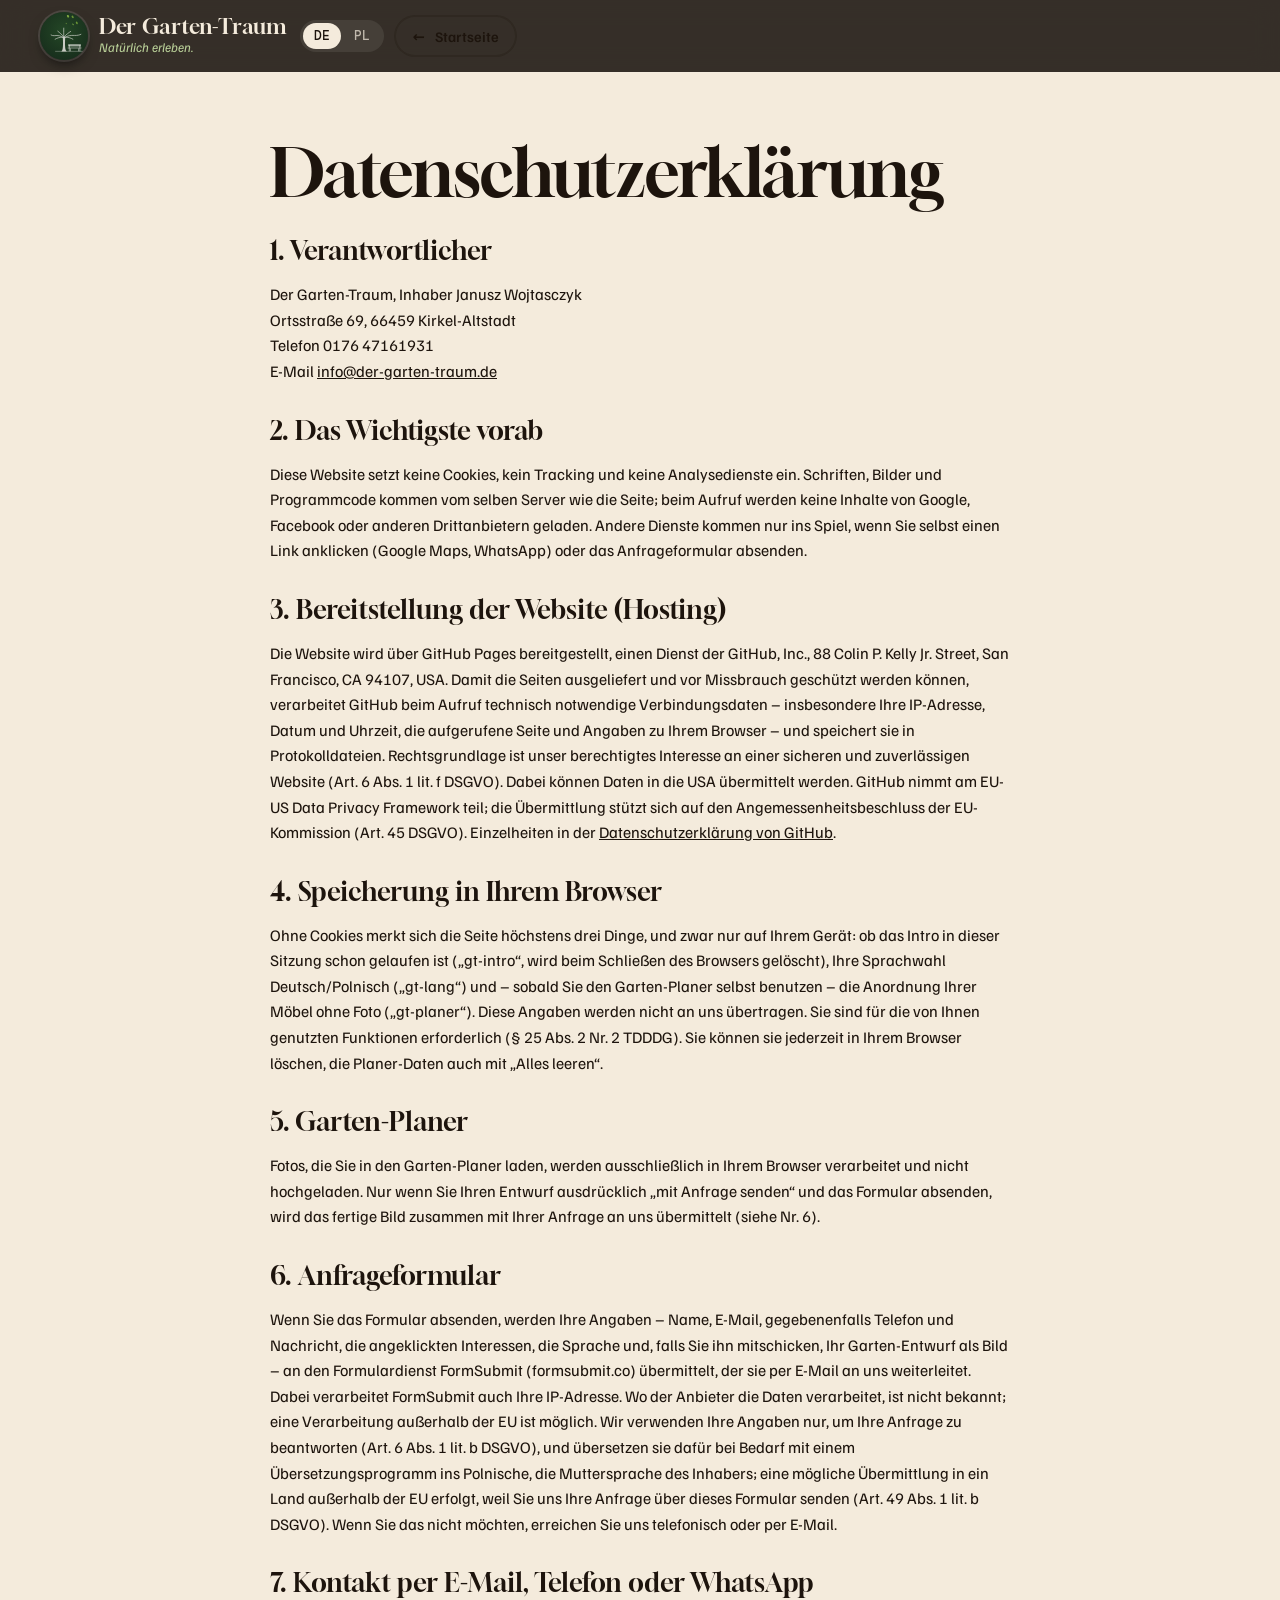
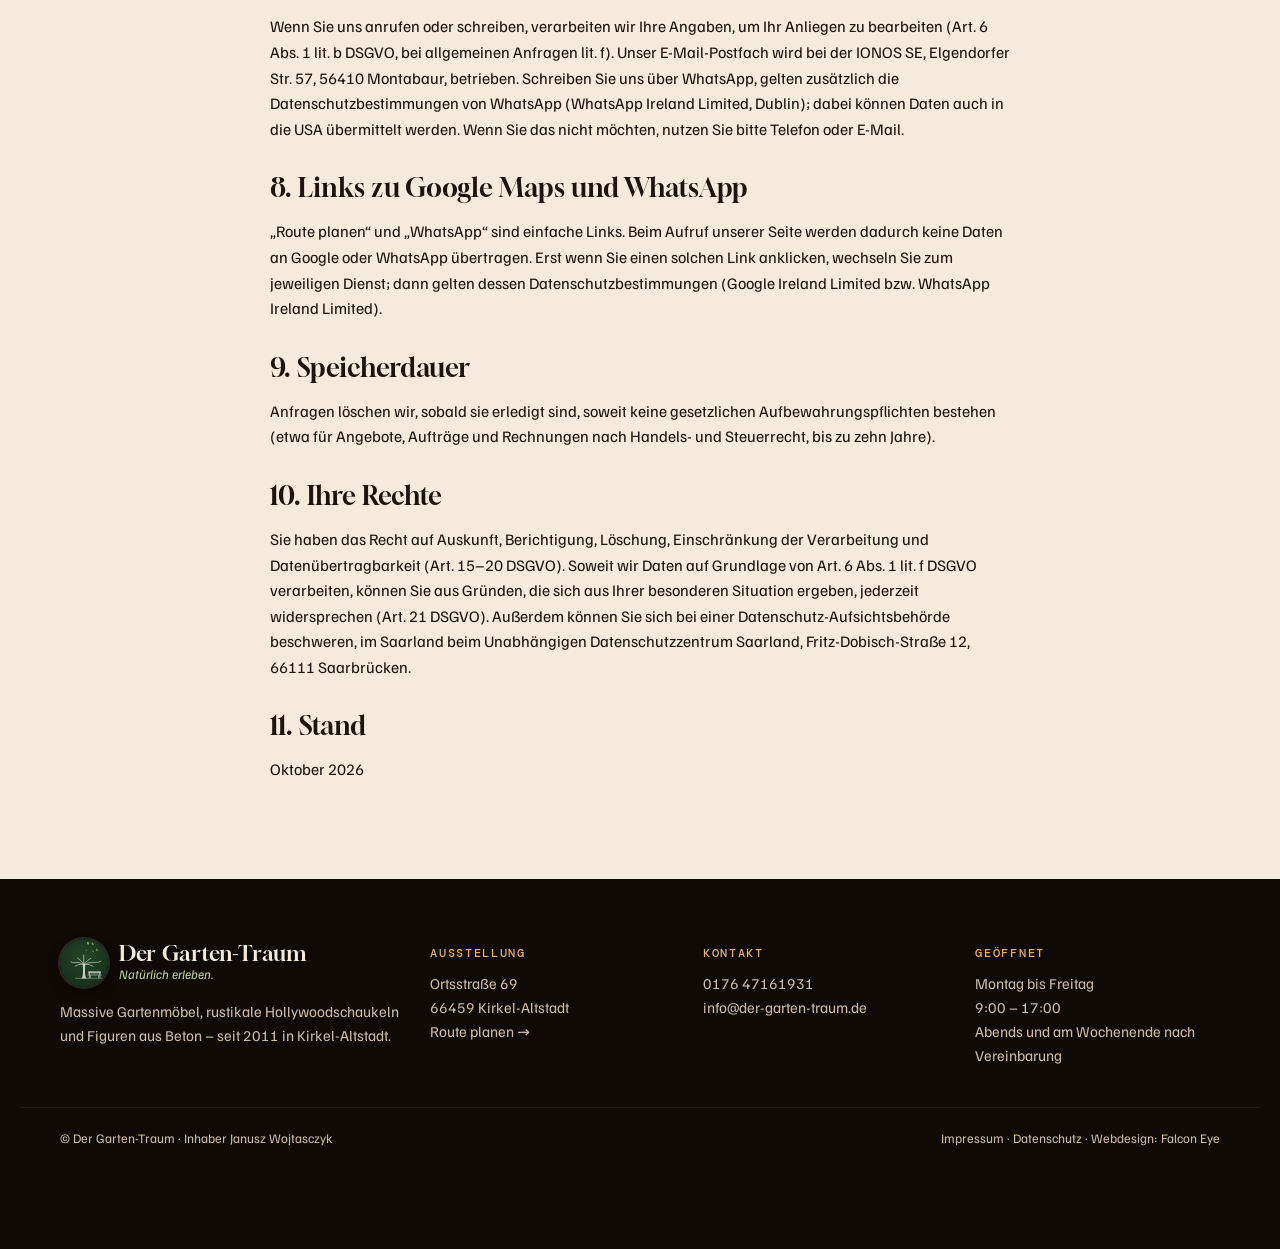
<file: datenschutz.html>
<!doctype html>
<html lang="de">
<head>
<meta charset="utf-8">
<script data-fe="intro">/* Intro bei jedem Oeffnen (auch Neuladen), nicht beim Zurueckklicken innerhalb der Seite; ?nointro ueberspringt */try{(function(k){var s=location.search;if(/[?&]nointro/.test(s)){sessionStorage.setItem(k,'1');return}var t=(performance.getEntriesByType('navigation')[0]||{}).type||'',i=false;if(t==='back_forward')return;try{var r=new URL(document.referrer);i=r.origin===location.origin&&r.pathname.indexOf(location.pathname.replace(/[^/]*$/,''))===0}catch(e){}if(/[?&]intro(&|=|$)/.test(s)||t==='reload'||!i)sessionStorage.removeItem(k)})('gt-intro')}catch(e){}</script>
<meta name="viewport" content="width=device-width,initial-scale=1,viewport-fit=cover">
<title>Datenschutzerklärung – Der Garten-Traum, Kirkel-Altstadt</title>
<meta name="description" content="Datenschutzerklärung von Der Garten-Traum, Kirkel: Hosting, Garten-Planer, Anfrageformular, Kontakt per E-Mail, Telefon oder WhatsApp und Ihre Rechte.">
<link rel="canonical" href="https://der-garten-traum.de/datenschutz.html">
<meta property="og:type" content="website">
<meta property="og:site_name" content="Der Garten-Traum">
<meta property="og:title" content="Datenschutzerklärung – Der Garten-Traum, Kirkel-Altstadt">
<meta property="og:description" content="Datenschutzerklärung von Der Garten-Traum, Kirkel: Hosting, Garten-Planer, Anfrageformular, Kontakt per E-Mail, Telefon oder WhatsApp und Ihre Rechte.">
<meta property="og:url" content="https://der-garten-traum.de/datenschutz.html">
<meta property="og:image" content="https://der-garten-traum.de/img/og.jpg">
<meta property="og:image:width" content="1200">
<meta property="og:image:height" content="630">
<meta property="og:locale" content="de_DE">
<meta property="og:image:alt" content="Der Garten-Traum in Kirkel-Altstadt: Gartenmöbel aus Massivholz">
<meta name="twitter:card" content="summary_large_image">
<link rel="apple-touch-icon" href="img/apple-touch-icon.png">
<meta name="theme-color" content="#1a120c">
<link rel="icon" href="img/favicon.png" type="image/png">
<link rel="preload" href="fonts/gloock-latin-400-normal.woff2" as="font" type="font/woff2" crossorigin>
<link rel="preload" href="fonts/familjen-grotesk-latin-400-normal.woff2" as="font" type="font/woff2" crossorigin>
<link rel="stylesheet" href="assets/gt.css?v=1793834093">
<script type="application/ld+json">{"@context": "https://schema.org", "@graph": [{"@type": "BreadcrumbList", "itemListElement": [{"@type": "ListItem", "position": 1, "name": "Startseite", "item": "https://der-garten-traum.de/"}, {"@type": "ListItem", "position": 2, "name": "Datenschutzerklärung", "item": "https://der-garten-traum.de/datenschutz.html"}]}]}</script>
</head>
<body class="sub">
<a class="skip" href="#main"><span data-pl="Przejdź do treści">Zum Inhalt springen</span></a>
<header class="hdr solid"><div class="hdr-in"><a class="logo" href="./"><span class="logo-disc"><svg class="tree" viewBox="40 8 180 162" aria-hidden="true">
<g class="tr-ground"><path d="M92 162.5 H 212" /></g>
<g class="tr-trunk">
<path class="tk" d="M118 163 C 124 158 125 150 125.5 132 C 126 116 125 104 124 97 L 136 97 C 135 104 134.5 116 134.5 132 C 135 150 136 158 143 163 Z"/>
<path class="br" d="M126 100 C 116 92 104 90 86 92 C 80 92.5 76 91 72 89"/>
<path class="br" d="M134 100 C 145 92 160 90 178 91 C 190 91.5 200 89 206 86"/>
<path class="br" d="M129 98 C 128 84 129 72 129 58"/>
<path class="br" d="M127 96 C 120 86 112 80 102 72"/>
<path class="br" d="M132 96 C 140 86 150 80 160 73"/>
<path class="br" d="M125 99 C 112 98 100 102 90 108"/>
<path class="br" d="M135 99 C 148 98 160 102 170 108"/>
</g>
<g class="tr-leaves"><ellipse cx="130.5" cy="21.2" rx="7.9" ry="4.9" transform="rotate(92 130.5 21.2)" fill="#729f32" style="--i:0"/><ellipse cx="118.0" cy="21.4" rx="5.8" ry="3.0" transform="rotate(70 118.0 21.4)" fill="#6a933e" style="--i:1"/><ellipse cx="147.6" cy="23.6" rx="7.7" ry="6.6" transform="rotate(144 147.6 23.6)" fill="#7da549" style="--i:2"/><ellipse cx="108.9" cy="25.5" rx="7.6" ry="4.1" transform="rotate(73 108.9 25.5)" fill="#709b31" style="--i:3"/><ellipse cx="163.5" cy="28.1" rx="7.9" ry="4.9" transform="rotate(124 163.5 28.1)" fill="#74a43c" style="--i:4"/><ellipse cx="95.4" cy="28.5" rx="7.2" ry="5.1" transform="rotate(65 95.4 28.5)" fill="#729f33" style="--i:5"/><ellipse cx="177.3" cy="33.6" rx="7.1" ry="4.7" transform="rotate(121 177.3 33.6)" fill="#719a35" style="--i:6"/><ellipse cx="81.5" cy="35.0" rx="7.0" ry="4.7" transform="rotate(62 81.5 35.0)" fill="#709a37" style="--i:7"/><ellipse cx="139.1" cy="35.1" rx="4.9" ry="2.4" transform="rotate(81 139.1 35.1)" fill="#669135" style="--i:8"/><ellipse cx="121.2" cy="36.4" rx="5.0" ry="3.3" transform="rotate(95 121.2 36.4)" fill="#618d2f" style="--i:9"/><ellipse cx="152.5" cy="43.9" rx="9.3" ry="3.9" transform="rotate(90 152.5 43.9)" fill="#6e9b31" style="--i:10"/><ellipse cx="190.3" cy="41.4" rx="6.7" ry="4.5" transform="rotate(119 190.3 41.4)" fill="#78a23b" style="--i:11"/><ellipse cx="70.1" cy="41.8" rx="6.3" ry="4.4" transform="rotate(62 70.1 41.8)" fill="#7ea840" style="--i:12"/><ellipse cx="107.2" cy="43.2" rx="5.5" ry="3.8" transform="rotate(59 107.2 43.2)" fill="#658e2e" style="--i:13"/><ellipse cx="130.7" cy="44.5" rx="6.8" ry="3.2" transform="rotate(89 130.7 44.5)" fill="#6c9330" style="--i:14"/><ellipse cx="165.4" cy="44.4" rx="6.3" ry="3.2" transform="rotate(100 165.4 44.4)" fill="#699437" style="--i:15"/><ellipse cx="95.0" cy="46.9" rx="7.9" ry="3.0" transform="rotate(59 95.0 46.9)" fill="#6b9439" style="--i:16"/><ellipse cx="116.8" cy="46.8" rx="3.6" ry="2.2" transform="rotate(51 116.8 46.8)" fill="#6a9343" style="--i:17"/><ellipse cx="176.2" cy="52.7" rx="6.4" ry="4.3" transform="rotate(119 176.2 52.7)" fill="#67922f" style="--i:18"/><ellipse cx="199.1" cy="52.4" rx="7.2" ry="4.8" transform="rotate(149 199.1 52.4)" fill="#6e9a32" style="--i:19"/><ellipse cx="62.2" cy="52.6" rx="7.1" ry="5.1" transform="rotate(-152 62.2 52.6)" fill="#6c952e" style="--i:20"/><ellipse cx="84.6" cy="52.8" rx="6.4" ry="4.0" transform="rotate(56 84.6 52.8)" fill="#6b9335" style="--i:21"/><ellipse cx="140.0" cy="56.0" rx="5.8" ry="2.9" transform="rotate(115 140.0 56.0)" fill="#6a9236" style="--i:22"/><ellipse cx="120.6" cy="59.0" rx="6.4" ry="3.7" transform="rotate(101 120.6 59.0)" fill="#678e2c" style="--i:23"/><ellipse cx="164.1" cy="64.6" rx="5.6" ry="2.7" transform="rotate(126 164.1 64.6)" fill="#618832" style="--i:24"/><ellipse cx="185.8" cy="65.2" rx="10.2" ry="4.8" transform="rotate(180 185.8 65.2)" fill="#729949" style="--i:25"/><ellipse cx="53.9" cy="66.4" rx="7.9" ry="5.2" transform="rotate(-148 53.9 66.4)" fill="#70992f" style="--i:26"/><ellipse cx="78.9" cy="65.9" rx="6.4" ry="3.8" transform="rotate(65 78.9 65.9)" fill="#6b9735" style="--i:27"/><ellipse cx="207.1" cy="66.1" rx="7.2" ry="5.2" transform="rotate(149 207.1 66.1)" fill="#729c32" style="--i:28"/><ellipse cx="94.6" cy="65.5" rx="3.7" ry="2.6" transform="rotate(-147 94.6 65.5)" fill="#7a9c64" style="--i:29"/><ellipse cx="145.2" cy="66.7" rx="4.1" ry="2.5" transform="rotate(99 145.2 66.7)" fill="#86a66c" style="--i:30"/><ellipse cx="157.4" cy="64.9" rx="3.4" ry="2.2" transform="rotate(69 157.4 64.9)" fill="#6c9242" style="--i:31"/><ellipse cx="68.7" cy="65.8" rx="3.5" ry="2.2" transform="rotate(47 68.7 65.8)" fill="#63873b" style="--i:32"/><ellipse cx="140.7" cy="72.0" rx="4.9" ry="2.2" transform="rotate(151 140.7 72.0)" fill="#7f9f74" style="--i:33"/><ellipse cx="175.5" cy="78.0" rx="6.0" ry="4.0" transform="rotate(124 175.5 78.0)" fill="#6d9b33" style="--i:34"/><ellipse cx="162.8" cy="79.2" rx="6.1" ry="3.5" transform="rotate(126 162.8 79.2)" fill="#6b9836" style="--i:35"/><ellipse cx="70.2" cy="80.1" rx="8.7" ry="4.9" transform="rotate(-160 70.2 80.1)" fill="#6a942e" style="--i:36"/><ellipse cx="192.0" cy="80.1" rx="7.8" ry="4.4" transform="rotate(156 192.0 80.1)" fill="#699131" style="--i:37"/><ellipse cx="48.5" cy="80.5" rx="7.9" ry="4.9" transform="rotate(-175 48.5 80.5)" fill="#6e9732" style="--i:38"/><ellipse cx="87.5" cy="78.9" rx="4.8" ry="2.4" transform="rotate(45 87.5 78.9)" fill="#729c44" style="--i:39"/><ellipse cx="109.1" cy="78.2" rx="3.6" ry="2.7" transform="rotate(-143 109.1 78.2)" fill="#658d32" style="--i:40"/><ellipse cx="144.3" cy="79.7" rx="4.6" ry="3.8" transform="rotate(166 144.3 79.7)" fill="#5c8628" style="--i:41"/><ellipse cx="212.9" cy="80.6" rx="7.3" ry="4.9" transform="rotate(180 212.9 80.6)" fill="#719b31" style="--i:42"/><ellipse cx="120.1" cy="81.5" rx="4.2" ry="2.9" transform="rotate(160 120.1 81.5)" fill="#7fa05f" style="--i:43"/><ellipse cx="51.3" cy="93.2" rx="6.4" ry="4.2" transform="rotate(164 51.3 93.2)" fill="#6c952f" style="--i:44"/><ellipse cx="207.8" cy="93.0" rx="6.7" ry="4.2" transform="rotate(-156 207.8 93.0)" fill="#709a36" style="--i:45"/><ellipse cx="64.4" cy="100.4" rx="8.2" ry="4.6" transform="rotate(138 64.4 100.4)" fill="#6c9a2b" style="--i:46"/><ellipse cx="196.1" cy="100.1" rx="8.1" ry="4.6" transform="rotate(-136 196.1 100.1)" fill="#719c31" style="--i:47"/><ellipse cx="94.7" cy="103.3" rx="7.5" ry="3.2" transform="rotate(124 94.7 103.3)" fill="#69942c" style="--i:48"/><ellipse cx="180.8" cy="103.0" rx="7.6" ry="4.0" transform="rotate(51 180.8 103.0)" fill="#6c952f" style="--i:49"/><ellipse cx="80.1" cy="103.0" rx="7.2" ry="3.9" transform="rotate(131 80.1 103.0)" fill="#6a952e" style="--i:50"/><ellipse cx="165.5" cy="103.6" rx="7.5" ry="3.4" transform="rotate(53 165.5 103.6)" fill="#668f2e" style="--i:51"/><ellipse cx="107.1" cy="103.6" rx="5.8" ry="3.4" transform="rotate(123 107.1 103.6)" fill="#669230" style="--i:52"/><ellipse cx="153.5" cy="103.3" rx="5.7" ry="3.2" transform="rotate(57 153.5 103.3)" fill="#699330" style="--i:53"/></g>
<g class="tr-bench"><rect x="149" y="131.5" width="57" height="3.2" rx=".8"/><rect x="149" y="136.5" width="57" height="3.2" rx=".8"/><rect x="146.5" y="146" width="62" height="3" rx=".8"/><rect x="152" y="134" width="2.4" height="28.5"/><rect x="200.5" y="134" width="2.4" height="28.5"/><rect x="157" y="149" width="2" height="13"/><rect x="195.5" y="149" width="2" height="13"/></g>
</svg></span><span class="logo-t"><b>Der Garten-Traum</b><small data-pl="Naturalnie przeżyć.">Natürlich erleben.</small></span></a><div class="hdr-r"><div class="lang" role="group" aria-label="Sprache / Język"><button type="button" data-lang="de" class="on" aria-pressed="true">DE</button><button type="button" data-lang="pl" aria-pressed="false">PL</button></div><a class="b b-ghost sm home" href="./"><span aria-hidden="true">←</span> <span class="home-t" data-pl="Strona główna">Startseite</span></a></div></div></header>
<main id="main" class="legal wrap"><h1 class="h2" data-pl="Polityka prywatności">Datenschutzerklärung</h1><p class="legal-note" data-pl="Ten tekst prawny jest dostępny tylko w języku niemieckim – obowiązuje wersja niemiecka."></p><h2>1. Verantwortlicher</h2><p>Der Garten-Traum, Inhaber Janusz Wojtasczyk<br>Ortsstraße 69, 66459 Kirkel-Altstadt<br>Telefon 0176 47161931<br>E-Mail <a href="mailto:info@der-garten-traum.de">info@der-garten-traum.de</a></p>
<h2>2. Das Wichtigste vorab</h2><p>Diese Website setzt keine Cookies, kein Tracking und keine Analysedienste ein. Schriften, Bilder und Programmcode kommen vom selben Server wie die Seite; beim Aufruf werden keine Inhalte von Google, Facebook oder anderen Drittanbietern geladen. Andere Dienste kommen nur ins Spiel, wenn Sie selbst einen Link anklicken (Google Maps, WhatsApp) oder das Anfrageformular absenden.</p>
<h2>3. Bereitstellung der Website (Hosting)</h2><p>Die Website wird über GitHub Pages bereitgestellt, einen Dienst der GitHub, Inc., 88 Colin P. Kelly Jr. Street, San Francisco, CA 94107, USA. Damit die Seiten ausgeliefert und vor Missbrauch geschützt werden können, verarbeitet GitHub beim Aufruf technisch notwendige Verbindungsdaten – insbesondere Ihre IP-Adresse, Datum und Uhrzeit, die aufgerufene Seite und Angaben zu Ihrem Browser – und speichert sie in Protokolldateien. Rechtsgrundlage ist unser berechtigtes Interesse an einer sicheren und zuverlässigen Website (Art. 6 Abs. 1 lit. f DSGVO). Dabei können Daten in die USA übermittelt werden. GitHub nimmt am EU-US Data Privacy Framework teil; die Übermittlung stützt sich auf den Angemessenheitsbeschluss der EU-Kommission (Art. 45 DSGVO). Einzelheiten in der <a href="https://docs.github.com/site-policy/privacy-policies/github-general-privacy-statement" target="_blank" rel="noopener">Datenschutzerklärung von GitHub</a>.</p>
<h2>4. Speicherung in Ihrem Browser</h2><p>Ohne Cookies merkt sich die Seite höchstens drei Dinge, und zwar nur auf Ihrem Gerät: ob das Intro in dieser Sitzung schon gelaufen ist („gt-intro“, wird beim Schließen des Browsers gelöscht), Ihre Sprachwahl Deutsch/Polnisch („gt-lang“) und – sobald Sie den Garten-Planer selbst benutzen – die Anordnung Ihrer Möbel ohne Foto („gt-planer“). Diese Angaben werden nicht an uns übertragen. Sie sind für die von Ihnen genutzten Funktionen erforderlich (§ 25 Abs. 2 Nr. 2 TDDDG). Sie können sie jederzeit in Ihrem Browser löschen, die Planer-Daten auch mit „Alles leeren“.</p>
<h2>5. Garten-Planer</h2><p>Fotos, die Sie in den Garten-Planer laden, werden ausschließlich in Ihrem Browser verarbeitet und nicht hochgeladen. Nur wenn Sie Ihren Entwurf ausdrücklich „mit Anfrage senden“ und das Formular absenden, wird das fertige Bild zusammen mit Ihrer Anfrage an uns übermittelt (siehe Nr. 6).</p>
<h2>6. Anfrageformular</h2><p>Wenn Sie das Formular absenden, werden Ihre Angaben – Name, E-Mail, gegebenenfalls Telefon und Nachricht, die angeklickten Interessen, die Sprache und, falls Sie ihn mitschicken, Ihr Garten-Entwurf als Bild – an den Formulardienst FormSubmit (formsubmit.co) übermittelt, der sie per E-Mail an uns weiterleitet. Dabei verarbeitet FormSubmit auch Ihre IP-Adresse. Wo der Anbieter die Daten verarbeitet, ist nicht bekannt; eine Verarbeitung außerhalb der EU ist möglich. Wir verwenden Ihre Angaben nur, um Ihre Anfrage zu beantworten (Art. 6 Abs. 1 lit. b DSGVO), und übersetzen sie dafür bei Bedarf mit einem Übersetzungsprogramm ins Polnische, die Muttersprache des Inhabers; eine mögliche Übermittlung in ein Land außerhalb der EU erfolgt, weil Sie uns Ihre Anfrage über dieses Formular senden (Art. 49 Abs. 1 lit. b DSGVO). Wenn Sie das nicht möchten, erreichen Sie uns telefonisch oder per E-Mail.</p>
<h2>7. Kontakt per E-Mail, Telefon oder WhatsApp</h2><p>Wenn Sie uns anrufen oder schreiben, verarbeiten wir Ihre Angaben, um Ihr Anliegen zu bearbeiten (Art. 6 Abs. 1 lit. b DSGVO, bei allgemeinen Anfragen lit. f). Unser E-Mail-Postfach wird bei der IONOS SE, Elgendorfer Str. 57, 56410 Montabaur, betrieben. Schreiben Sie uns über WhatsApp, gelten zusätzlich die Datenschutzbestimmungen von WhatsApp (WhatsApp Ireland Limited, Dublin); dabei können Daten auch in die USA übermittelt werden. Wenn Sie das nicht möchten, nutzen Sie bitte Telefon oder E-Mail.</p>
<h2>8. Links zu Google Maps und WhatsApp</h2><p>„Route planen“ und „WhatsApp“ sind einfache Links. Beim Aufruf unserer Seite werden dadurch keine Daten an Google oder WhatsApp übertragen. Erst wenn Sie einen solchen Link anklicken, wechseln Sie zum jeweiligen Dienst; dann gelten dessen Datenschutzbestimmungen (Google Ireland Limited bzw. WhatsApp Ireland Limited).</p>
<h2>9. Speicherdauer</h2><p>Anfragen löschen wir, sobald sie erledigt sind, soweit keine gesetzlichen Aufbewahrungspflichten bestehen (etwa für Angebote, Aufträge und Rechnungen nach Handels- und Steuerrecht, bis zu zehn Jahre).</p>
<h2>10. Ihre Rechte</h2><p>Sie haben das Recht auf Auskunft, Berichtigung, Löschung, Einschränkung der Verarbeitung und Datenübertragbarkeit (Art. 15–20 DSGVO). Soweit wir Daten auf Grundlage von Art. 6 Abs. 1 lit. f DSGVO verarbeiten, können Sie aus Gründen, die sich aus Ihrer besonderen Situation ergeben, jederzeit widersprechen (Art. 21 DSGVO). Außerdem können Sie sich bei einer Datenschutz-Aufsichtsbehörde beschweren, im Saarland beim Unabhängigen Datenschutzzentrum Saarland, Fritz-Dobisch-Straße 12, 66111 Saarbrücken.</p>
<h2>11. Stand</h2><p>Oktober 2026</p></main>
<footer class="ftr">
  <div class="wrap ftr-in">
    <div><a class="logo" href="./"><span class="logo-disc"><svg class="tree" viewBox="40 8 180 162" aria-hidden="true">
<g class="tr-ground"><path d="M92 162.5 H 212" /></g>
<g class="tr-trunk">
<path class="tk" d="M118 163 C 124 158 125 150 125.5 132 C 126 116 125 104 124 97 L 136 97 C 135 104 134.5 116 134.5 132 C 135 150 136 158 143 163 Z"/>
<path class="br" d="M126 100 C 116 92 104 90 86 92 C 80 92.5 76 91 72 89"/>
<path class="br" d="M134 100 C 145 92 160 90 178 91 C 190 91.5 200 89 206 86"/>
<path class="br" d="M129 98 C 128 84 129 72 129 58"/>
<path class="br" d="M127 96 C 120 86 112 80 102 72"/>
<path class="br" d="M132 96 C 140 86 150 80 160 73"/>
<path class="br" d="M125 99 C 112 98 100 102 90 108"/>
<path class="br" d="M135 99 C 148 98 160 102 170 108"/>
</g>
<g class="tr-leaves"><ellipse cx="130.5" cy="21.2" rx="7.9" ry="4.9" transform="rotate(92 130.5 21.2)" fill="#729f32" style="--i:0"/><ellipse cx="118.0" cy="21.4" rx="5.8" ry="3.0" transform="rotate(70 118.0 21.4)" fill="#6a933e" style="--i:1"/><ellipse cx="147.6" cy="23.6" rx="7.7" ry="6.6" transform="rotate(144 147.6 23.6)" fill="#7da549" style="--i:2"/><ellipse cx="108.9" cy="25.5" rx="7.6" ry="4.1" transform="rotate(73 108.9 25.5)" fill="#709b31" style="--i:3"/><ellipse cx="163.5" cy="28.1" rx="7.9" ry="4.9" transform="rotate(124 163.5 28.1)" fill="#74a43c" style="--i:4"/><ellipse cx="95.4" cy="28.5" rx="7.2" ry="5.1" transform="rotate(65 95.4 28.5)" fill="#729f33" style="--i:5"/><ellipse cx="177.3" cy="33.6" rx="7.1" ry="4.7" transform="rotate(121 177.3 33.6)" fill="#719a35" style="--i:6"/><ellipse cx="81.5" cy="35.0" rx="7.0" ry="4.7" transform="rotate(62 81.5 35.0)" fill="#709a37" style="--i:7"/><ellipse cx="139.1" cy="35.1" rx="4.9" ry="2.4" transform="rotate(81 139.1 35.1)" fill="#669135" style="--i:8"/><ellipse cx="121.2" cy="36.4" rx="5.0" ry="3.3" transform="rotate(95 121.2 36.4)" fill="#618d2f" style="--i:9"/><ellipse cx="152.5" cy="43.9" rx="9.3" ry="3.9" transform="rotate(90 152.5 43.9)" fill="#6e9b31" style="--i:10"/><ellipse cx="190.3" cy="41.4" rx="6.7" ry="4.5" transform="rotate(119 190.3 41.4)" fill="#78a23b" style="--i:11"/><ellipse cx="70.1" cy="41.8" rx="6.3" ry="4.4" transform="rotate(62 70.1 41.8)" fill="#7ea840" style="--i:12"/><ellipse cx="107.2" cy="43.2" rx="5.5" ry="3.8" transform="rotate(59 107.2 43.2)" fill="#658e2e" style="--i:13"/><ellipse cx="130.7" cy="44.5" rx="6.8" ry="3.2" transform="rotate(89 130.7 44.5)" fill="#6c9330" style="--i:14"/><ellipse cx="165.4" cy="44.4" rx="6.3" ry="3.2" transform="rotate(100 165.4 44.4)" fill="#699437" style="--i:15"/><ellipse cx="95.0" cy="46.9" rx="7.9" ry="3.0" transform="rotate(59 95.0 46.9)" fill="#6b9439" style="--i:16"/><ellipse cx="116.8" cy="46.8" rx="3.6" ry="2.2" transform="rotate(51 116.8 46.8)" fill="#6a9343" style="--i:17"/><ellipse cx="176.2" cy="52.7" rx="6.4" ry="4.3" transform="rotate(119 176.2 52.7)" fill="#67922f" style="--i:18"/><ellipse cx="199.1" cy="52.4" rx="7.2" ry="4.8" transform="rotate(149 199.1 52.4)" fill="#6e9a32" style="--i:19"/><ellipse cx="62.2" cy="52.6" rx="7.1" ry="5.1" transform="rotate(-152 62.2 52.6)" fill="#6c952e" style="--i:20"/><ellipse cx="84.6" cy="52.8" rx="6.4" ry="4.0" transform="rotate(56 84.6 52.8)" fill="#6b9335" style="--i:21"/><ellipse cx="140.0" cy="56.0" rx="5.8" ry="2.9" transform="rotate(115 140.0 56.0)" fill="#6a9236" style="--i:22"/><ellipse cx="120.6" cy="59.0" rx="6.4" ry="3.7" transform="rotate(101 120.6 59.0)" fill="#678e2c" style="--i:23"/><ellipse cx="164.1" cy="64.6" rx="5.6" ry="2.7" transform="rotate(126 164.1 64.6)" fill="#618832" style="--i:24"/><ellipse cx="185.8" cy="65.2" rx="10.2" ry="4.8" transform="rotate(180 185.8 65.2)" fill="#729949" style="--i:25"/><ellipse cx="53.9" cy="66.4" rx="7.9" ry="5.2" transform="rotate(-148 53.9 66.4)" fill="#70992f" style="--i:26"/><ellipse cx="78.9" cy="65.9" rx="6.4" ry="3.8" transform="rotate(65 78.9 65.9)" fill="#6b9735" style="--i:27"/><ellipse cx="207.1" cy="66.1" rx="7.2" ry="5.2" transform="rotate(149 207.1 66.1)" fill="#729c32" style="--i:28"/><ellipse cx="94.6" cy="65.5" rx="3.7" ry="2.6" transform="rotate(-147 94.6 65.5)" fill="#7a9c64" style="--i:29"/><ellipse cx="145.2" cy="66.7" rx="4.1" ry="2.5" transform="rotate(99 145.2 66.7)" fill="#86a66c" style="--i:30"/><ellipse cx="157.4" cy="64.9" rx="3.4" ry="2.2" transform="rotate(69 157.4 64.9)" fill="#6c9242" style="--i:31"/><ellipse cx="68.7" cy="65.8" rx="3.5" ry="2.2" transform="rotate(47 68.7 65.8)" fill="#63873b" style="--i:32"/><ellipse cx="140.7" cy="72.0" rx="4.9" ry="2.2" transform="rotate(151 140.7 72.0)" fill="#7f9f74" style="--i:33"/><ellipse cx="175.5" cy="78.0" rx="6.0" ry="4.0" transform="rotate(124 175.5 78.0)" fill="#6d9b33" style="--i:34"/><ellipse cx="162.8" cy="79.2" rx="6.1" ry="3.5" transform="rotate(126 162.8 79.2)" fill="#6b9836" style="--i:35"/><ellipse cx="70.2" cy="80.1" rx="8.7" ry="4.9" transform="rotate(-160 70.2 80.1)" fill="#6a942e" style="--i:36"/><ellipse cx="192.0" cy="80.1" rx="7.8" ry="4.4" transform="rotate(156 192.0 80.1)" fill="#699131" style="--i:37"/><ellipse cx="48.5" cy="80.5" rx="7.9" ry="4.9" transform="rotate(-175 48.5 80.5)" fill="#6e9732" style="--i:38"/><ellipse cx="87.5" cy="78.9" rx="4.8" ry="2.4" transform="rotate(45 87.5 78.9)" fill="#729c44" style="--i:39"/><ellipse cx="109.1" cy="78.2" rx="3.6" ry="2.7" transform="rotate(-143 109.1 78.2)" fill="#658d32" style="--i:40"/><ellipse cx="144.3" cy="79.7" rx="4.6" ry="3.8" transform="rotate(166 144.3 79.7)" fill="#5c8628" style="--i:41"/><ellipse cx="212.9" cy="80.6" rx="7.3" ry="4.9" transform="rotate(180 212.9 80.6)" fill="#719b31" style="--i:42"/><ellipse cx="120.1" cy="81.5" rx="4.2" ry="2.9" transform="rotate(160 120.1 81.5)" fill="#7fa05f" style="--i:43"/><ellipse cx="51.3" cy="93.2" rx="6.4" ry="4.2" transform="rotate(164 51.3 93.2)" fill="#6c952f" style="--i:44"/><ellipse cx="207.8" cy="93.0" rx="6.7" ry="4.2" transform="rotate(-156 207.8 93.0)" fill="#709a36" style="--i:45"/><ellipse cx="64.4" cy="100.4" rx="8.2" ry="4.6" transform="rotate(138 64.4 100.4)" fill="#6c9a2b" style="--i:46"/><ellipse cx="196.1" cy="100.1" rx="8.1" ry="4.6" transform="rotate(-136 196.1 100.1)" fill="#719c31" style="--i:47"/><ellipse cx="94.7" cy="103.3" rx="7.5" ry="3.2" transform="rotate(124 94.7 103.3)" fill="#69942c" style="--i:48"/><ellipse cx="180.8" cy="103.0" rx="7.6" ry="4.0" transform="rotate(51 180.8 103.0)" fill="#6c952f" style="--i:49"/><ellipse cx="80.1" cy="103.0" rx="7.2" ry="3.9" transform="rotate(131 80.1 103.0)" fill="#6a952e" style="--i:50"/><ellipse cx="165.5" cy="103.6" rx="7.5" ry="3.4" transform="rotate(53 165.5 103.6)" fill="#668f2e" style="--i:51"/><ellipse cx="107.1" cy="103.6" rx="5.8" ry="3.4" transform="rotate(123 107.1 103.6)" fill="#669230" style="--i:52"/><ellipse cx="153.5" cy="103.3" rx="5.7" ry="3.2" transform="rotate(57 153.5 103.3)" fill="#699330" style="--i:53"/></g>
<g class="tr-bench"><rect x="149" y="131.5" width="57" height="3.2" rx=".8"/><rect x="149" y="136.5" width="57" height="3.2" rx=".8"/><rect x="146.5" y="146" width="62" height="3" rx=".8"/><rect x="152" y="134" width="2.4" height="28.5"/><rect x="200.5" y="134" width="2.4" height="28.5"/><rect x="157" y="149" width="2" height="13"/><rect x="195.5" y="149" width="2" height="13"/></g>
</svg></span><span class="logo-t"><b>Der Garten-Traum</b><small data-pl="Naturalnie przeżyć.">Natürlich erleben.</small></span></a><p data-pl="Masywne meble ogrodowe, rustykalne huśtawki i figury z betonu – od 2011 roku w Kirkel-Altstadt.">Massive Gartenmöbel, rustikale Hollywoodschaukeln und Figuren aus Beton – seit 2011 in Kirkel-Altstadt.</p></div>
    <div><h4 data-pl="Ekspozycja">Ausstellung</h4><p>Ortsstraße 69<br>66459 Kirkel-Altstadt<br><a href="https://www.google.com/maps/search/?api=1&query=Gartenm%C3%B6bel%20und%20Gartendekoration%2C%20Ortsstra%C3%9Fe%2069%2C%2066459%20Kirkel" target="_blank" rel="noopener"><span data-pl="Wyznacz trasę →">Route planen →</span></a></p></div>
    <div><h4 data-pl="Kontakt">Kontakt</h4><p><a href="tel:+4917647161931">0176 47161931</a><br><a href="mailto:info@der-garten-traum.de">info@der-garten-traum.de</a></p></div>
    <div><h4 data-pl="Otwarte">Geöffnet</h4><p><span data-pl="Poniedziałek – piątek">Montag bis Freitag</span><br>9:00 – 17:00<br><span data-pl="Wieczorem i w weekend po umówieniu">Abends und am Wochenende nach Vereinbarung</span></p></div>
  </div>
  <div class="wrap ftr-b"><span>© Der Garten-Traum · <span data-pl="Właściciel">Inhaber</span> Janusz Wojtasczyk</span><span><a href="impressum.html" data-pl="Nota prawna">Impressum</a> · <a href="datenschutz.html"><span data-pl="Ochrona danych">Datenschutz</span></a> · <a href="https://falcon-eye.de" target="_blank" rel="noopener"><span data-pl="Projekt strony">Webdesign</span>: Falcon Eye</a></span></div>
</footer>
<script src="assets/gt.js?v=1793834093" defer></script></body></html>
</file>
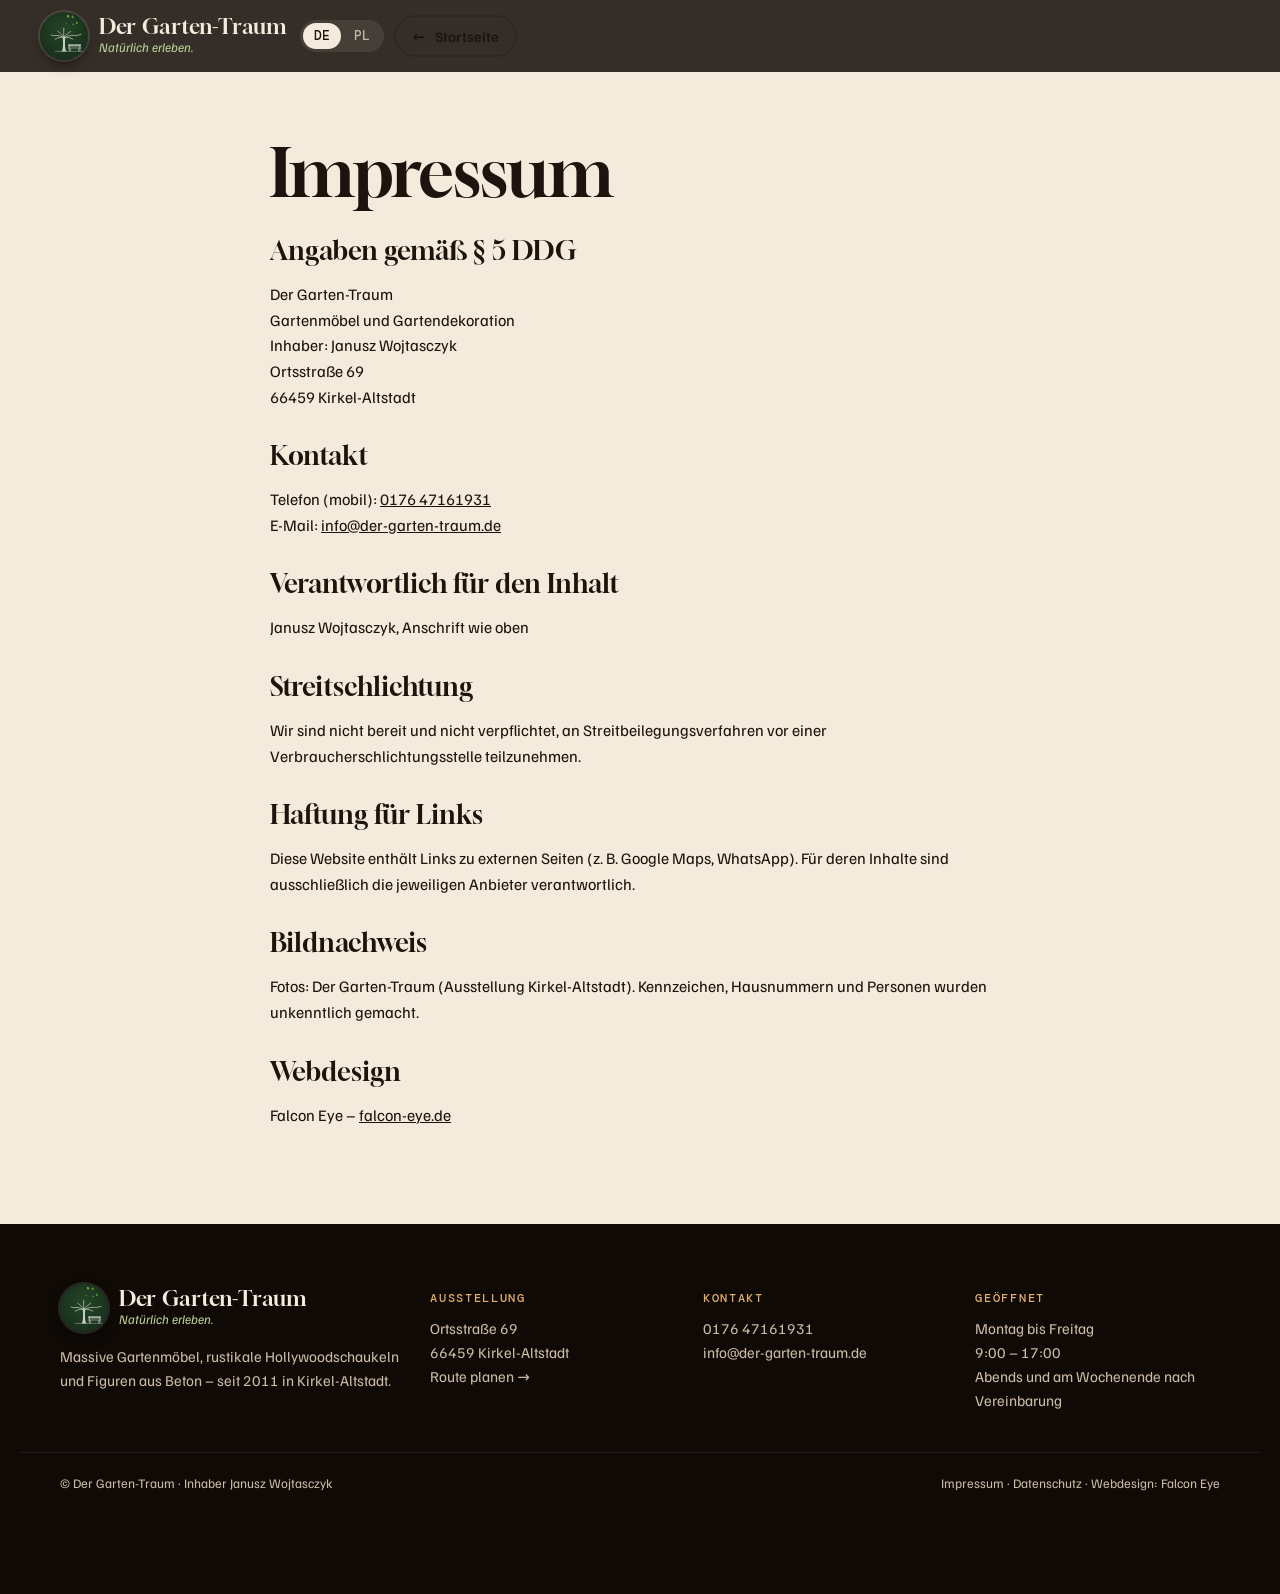
<file: impressum.html>
<!doctype html>
<html lang="de">
<head>
<meta charset="utf-8">
<script data-fe="intro">/* Intro bei jedem Oeffnen (auch Neuladen), nicht beim Zurueckklicken innerhalb der Seite; ?nointro ueberspringt */try{(function(k){var s=location.search;if(/[?&]nointro/.test(s)){sessionStorage.setItem(k,'1');return}var t=(performance.getEntriesByType('navigation')[0]||{}).type||'',i=false;if(t==='back_forward')return;try{var r=new URL(document.referrer);i=r.origin===location.origin&&r.pathname.indexOf(location.pathname.replace(/[^/]*$/,''))===0}catch(e){}if(/[?&]intro(&|=|$)/.test(s)||t==='reload'||!i)sessionStorage.removeItem(k)})('gt-intro')}catch(e){}</script>
<meta name="viewport" content="width=device-width,initial-scale=1,viewport-fit=cover">
<title>Impressum – Der Garten-Traum, Kirkel-Altstadt</title>
<meta name="description" content="Impressum von Der Garten-Traum, Ortsstraße 69, 66459 Kirkel-Altstadt. Inhaber: Janusz Wojtasczyk. Telefon, E-Mail und alle Angaben nach § 5 DDG.">
<link rel="canonical" href="https://der-garten-traum.de/impressum.html">
<meta property="og:type" content="website">
<meta property="og:site_name" content="Der Garten-Traum">
<meta property="og:title" content="Impressum – Der Garten-Traum, Kirkel-Altstadt">
<meta property="og:description" content="Impressum von Der Garten-Traum, Ortsstraße 69, 66459 Kirkel-Altstadt. Inhaber: Janusz Wojtasczyk. Telefon, E-Mail und alle Angaben nach § 5 DDG.">
<meta property="og:url" content="https://der-garten-traum.de/impressum.html">
<meta property="og:image" content="https://der-garten-traum.de/img/og.jpg">
<meta property="og:image:width" content="1200">
<meta property="og:image:height" content="630">
<meta property="og:locale" content="de_DE">
<meta property="og:image:alt" content="Der Garten-Traum in Kirkel-Altstadt: Gartenmöbel aus Massivholz">
<meta name="twitter:card" content="summary_large_image">
<link rel="apple-touch-icon" href="img/apple-touch-icon.png">
<meta name="theme-color" content="#1a120c">
<link rel="icon" href="img/favicon.png" type="image/png">
<link rel="preload" href="fonts/gloock-latin-400-normal.woff2" as="font" type="font/woff2" crossorigin>
<link rel="preload" href="fonts/familjen-grotesk-latin-400-normal.woff2" as="font" type="font/woff2" crossorigin>
<link rel="stylesheet" href="assets/gt.css?v=1793834093">
<script type="application/ld+json">{"@context": "https://schema.org", "@graph": [{"@type": "BreadcrumbList", "itemListElement": [{"@type": "ListItem", "position": 1, "name": "Startseite", "item": "https://der-garten-traum.de/"}, {"@type": "ListItem", "position": 2, "name": "Impressum", "item": "https://der-garten-traum.de/impressum.html"}]}]}</script>
</head>
<body class="sub">
<a class="skip" href="#main"><span data-pl="Przejdź do treści">Zum Inhalt springen</span></a>
<header class="hdr solid"><div class="hdr-in"><a class="logo" href="./"><span class="logo-disc"><svg class="tree" viewBox="40 8 180 162" aria-hidden="true">
<g class="tr-ground"><path d="M92 162.5 H 212" /></g>
<g class="tr-trunk">
<path class="tk" d="M118 163 C 124 158 125 150 125.5 132 C 126 116 125 104 124 97 L 136 97 C 135 104 134.5 116 134.5 132 C 135 150 136 158 143 163 Z"/>
<path class="br" d="M126 100 C 116 92 104 90 86 92 C 80 92.5 76 91 72 89"/>
<path class="br" d="M134 100 C 145 92 160 90 178 91 C 190 91.5 200 89 206 86"/>
<path class="br" d="M129 98 C 128 84 129 72 129 58"/>
<path class="br" d="M127 96 C 120 86 112 80 102 72"/>
<path class="br" d="M132 96 C 140 86 150 80 160 73"/>
<path class="br" d="M125 99 C 112 98 100 102 90 108"/>
<path class="br" d="M135 99 C 148 98 160 102 170 108"/>
</g>
<g class="tr-leaves"><ellipse cx="130.5" cy="21.2" rx="7.9" ry="4.9" transform="rotate(92 130.5 21.2)" fill="#729f32" style="--i:0"/><ellipse cx="118.0" cy="21.4" rx="5.8" ry="3.0" transform="rotate(70 118.0 21.4)" fill="#6a933e" style="--i:1"/><ellipse cx="147.6" cy="23.6" rx="7.7" ry="6.6" transform="rotate(144 147.6 23.6)" fill="#7da549" style="--i:2"/><ellipse cx="108.9" cy="25.5" rx="7.6" ry="4.1" transform="rotate(73 108.9 25.5)" fill="#709b31" style="--i:3"/><ellipse cx="163.5" cy="28.1" rx="7.9" ry="4.9" transform="rotate(124 163.5 28.1)" fill="#74a43c" style="--i:4"/><ellipse cx="95.4" cy="28.5" rx="7.2" ry="5.1" transform="rotate(65 95.4 28.5)" fill="#729f33" style="--i:5"/><ellipse cx="177.3" cy="33.6" rx="7.1" ry="4.7" transform="rotate(121 177.3 33.6)" fill="#719a35" style="--i:6"/><ellipse cx="81.5" cy="35.0" rx="7.0" ry="4.7" transform="rotate(62 81.5 35.0)" fill="#709a37" style="--i:7"/><ellipse cx="139.1" cy="35.1" rx="4.9" ry="2.4" transform="rotate(81 139.1 35.1)" fill="#669135" style="--i:8"/><ellipse cx="121.2" cy="36.4" rx="5.0" ry="3.3" transform="rotate(95 121.2 36.4)" fill="#618d2f" style="--i:9"/><ellipse cx="152.5" cy="43.9" rx="9.3" ry="3.9" transform="rotate(90 152.5 43.9)" fill="#6e9b31" style="--i:10"/><ellipse cx="190.3" cy="41.4" rx="6.7" ry="4.5" transform="rotate(119 190.3 41.4)" fill="#78a23b" style="--i:11"/><ellipse cx="70.1" cy="41.8" rx="6.3" ry="4.4" transform="rotate(62 70.1 41.8)" fill="#7ea840" style="--i:12"/><ellipse cx="107.2" cy="43.2" rx="5.5" ry="3.8" transform="rotate(59 107.2 43.2)" fill="#658e2e" style="--i:13"/><ellipse cx="130.7" cy="44.5" rx="6.8" ry="3.2" transform="rotate(89 130.7 44.5)" fill="#6c9330" style="--i:14"/><ellipse cx="165.4" cy="44.4" rx="6.3" ry="3.2" transform="rotate(100 165.4 44.4)" fill="#699437" style="--i:15"/><ellipse cx="95.0" cy="46.9" rx="7.9" ry="3.0" transform="rotate(59 95.0 46.9)" fill="#6b9439" style="--i:16"/><ellipse cx="116.8" cy="46.8" rx="3.6" ry="2.2" transform="rotate(51 116.8 46.8)" fill="#6a9343" style="--i:17"/><ellipse cx="176.2" cy="52.7" rx="6.4" ry="4.3" transform="rotate(119 176.2 52.7)" fill="#67922f" style="--i:18"/><ellipse cx="199.1" cy="52.4" rx="7.2" ry="4.8" transform="rotate(149 199.1 52.4)" fill="#6e9a32" style="--i:19"/><ellipse cx="62.2" cy="52.6" rx="7.1" ry="5.1" transform="rotate(-152 62.2 52.6)" fill="#6c952e" style="--i:20"/><ellipse cx="84.6" cy="52.8" rx="6.4" ry="4.0" transform="rotate(56 84.6 52.8)" fill="#6b9335" style="--i:21"/><ellipse cx="140.0" cy="56.0" rx="5.8" ry="2.9" transform="rotate(115 140.0 56.0)" fill="#6a9236" style="--i:22"/><ellipse cx="120.6" cy="59.0" rx="6.4" ry="3.7" transform="rotate(101 120.6 59.0)" fill="#678e2c" style="--i:23"/><ellipse cx="164.1" cy="64.6" rx="5.6" ry="2.7" transform="rotate(126 164.1 64.6)" fill="#618832" style="--i:24"/><ellipse cx="185.8" cy="65.2" rx="10.2" ry="4.8" transform="rotate(180 185.8 65.2)" fill="#729949" style="--i:25"/><ellipse cx="53.9" cy="66.4" rx="7.9" ry="5.2" transform="rotate(-148 53.9 66.4)" fill="#70992f" style="--i:26"/><ellipse cx="78.9" cy="65.9" rx="6.4" ry="3.8" transform="rotate(65 78.9 65.9)" fill="#6b9735" style="--i:27"/><ellipse cx="207.1" cy="66.1" rx="7.2" ry="5.2" transform="rotate(149 207.1 66.1)" fill="#729c32" style="--i:28"/><ellipse cx="94.6" cy="65.5" rx="3.7" ry="2.6" transform="rotate(-147 94.6 65.5)" fill="#7a9c64" style="--i:29"/><ellipse cx="145.2" cy="66.7" rx="4.1" ry="2.5" transform="rotate(99 145.2 66.7)" fill="#86a66c" style="--i:30"/><ellipse cx="157.4" cy="64.9" rx="3.4" ry="2.2" transform="rotate(69 157.4 64.9)" fill="#6c9242" style="--i:31"/><ellipse cx="68.7" cy="65.8" rx="3.5" ry="2.2" transform="rotate(47 68.7 65.8)" fill="#63873b" style="--i:32"/><ellipse cx="140.7" cy="72.0" rx="4.9" ry="2.2" transform="rotate(151 140.7 72.0)" fill="#7f9f74" style="--i:33"/><ellipse cx="175.5" cy="78.0" rx="6.0" ry="4.0" transform="rotate(124 175.5 78.0)" fill="#6d9b33" style="--i:34"/><ellipse cx="162.8" cy="79.2" rx="6.1" ry="3.5" transform="rotate(126 162.8 79.2)" fill="#6b9836" style="--i:35"/><ellipse cx="70.2" cy="80.1" rx="8.7" ry="4.9" transform="rotate(-160 70.2 80.1)" fill="#6a942e" style="--i:36"/><ellipse cx="192.0" cy="80.1" rx="7.8" ry="4.4" transform="rotate(156 192.0 80.1)" fill="#699131" style="--i:37"/><ellipse cx="48.5" cy="80.5" rx="7.9" ry="4.9" transform="rotate(-175 48.5 80.5)" fill="#6e9732" style="--i:38"/><ellipse cx="87.5" cy="78.9" rx="4.8" ry="2.4" transform="rotate(45 87.5 78.9)" fill="#729c44" style="--i:39"/><ellipse cx="109.1" cy="78.2" rx="3.6" ry="2.7" transform="rotate(-143 109.1 78.2)" fill="#658d32" style="--i:40"/><ellipse cx="144.3" cy="79.7" rx="4.6" ry="3.8" transform="rotate(166 144.3 79.7)" fill="#5c8628" style="--i:41"/><ellipse cx="212.9" cy="80.6" rx="7.3" ry="4.9" transform="rotate(180 212.9 80.6)" fill="#719b31" style="--i:42"/><ellipse cx="120.1" cy="81.5" rx="4.2" ry="2.9" transform="rotate(160 120.1 81.5)" fill="#7fa05f" style="--i:43"/><ellipse cx="51.3" cy="93.2" rx="6.4" ry="4.2" transform="rotate(164 51.3 93.2)" fill="#6c952f" style="--i:44"/><ellipse cx="207.8" cy="93.0" rx="6.7" ry="4.2" transform="rotate(-156 207.8 93.0)" fill="#709a36" style="--i:45"/><ellipse cx="64.4" cy="100.4" rx="8.2" ry="4.6" transform="rotate(138 64.4 100.4)" fill="#6c9a2b" style="--i:46"/><ellipse cx="196.1" cy="100.1" rx="8.1" ry="4.6" transform="rotate(-136 196.1 100.1)" fill="#719c31" style="--i:47"/><ellipse cx="94.7" cy="103.3" rx="7.5" ry="3.2" transform="rotate(124 94.7 103.3)" fill="#69942c" style="--i:48"/><ellipse cx="180.8" cy="103.0" rx="7.6" ry="4.0" transform="rotate(51 180.8 103.0)" fill="#6c952f" style="--i:49"/><ellipse cx="80.1" cy="103.0" rx="7.2" ry="3.9" transform="rotate(131 80.1 103.0)" fill="#6a952e" style="--i:50"/><ellipse cx="165.5" cy="103.6" rx="7.5" ry="3.4" transform="rotate(53 165.5 103.6)" fill="#668f2e" style="--i:51"/><ellipse cx="107.1" cy="103.6" rx="5.8" ry="3.4" transform="rotate(123 107.1 103.6)" fill="#669230" style="--i:52"/><ellipse cx="153.5" cy="103.3" rx="5.7" ry="3.2" transform="rotate(57 153.5 103.3)" fill="#699330" style="--i:53"/></g>
<g class="tr-bench"><rect x="149" y="131.5" width="57" height="3.2" rx=".8"/><rect x="149" y="136.5" width="57" height="3.2" rx=".8"/><rect x="146.5" y="146" width="62" height="3" rx=".8"/><rect x="152" y="134" width="2.4" height="28.5"/><rect x="200.5" y="134" width="2.4" height="28.5"/><rect x="157" y="149" width="2" height="13"/><rect x="195.5" y="149" width="2" height="13"/></g>
</svg></span><span class="logo-t"><b>Der Garten-Traum</b><small data-pl="Naturalnie przeżyć.">Natürlich erleben.</small></span></a><div class="hdr-r"><div class="lang" role="group" aria-label="Sprache / Język"><button type="button" data-lang="de" class="on" aria-pressed="true">DE</button><button type="button" data-lang="pl" aria-pressed="false">PL</button></div><a class="b b-ghost sm home" href="./"><span aria-hidden="true">←</span> <span class="home-t" data-pl="Strona główna">Startseite</span></a></div></div></header>
<main id="main" class="legal wrap"><h1 class="h2" data-pl="Nota prawna">Impressum</h1><p class="legal-note" data-pl="Ten tekst prawny jest dostępny tylko w języku niemieckim – obowiązuje wersja niemiecka."></p><h2>Angaben gemäß § 5 DDG</h2><p>Der Garten-Traum<br>Gartenmöbel und Gartendekoration<br>Inhaber: Janusz Wojtasczyk<br>Ortsstraße 69<br>66459 Kirkel-Altstadt</p>
<h2>Kontakt</h2><p>Telefon (mobil): <a href="tel:+4917647161931">0176 47161931</a><br>E-Mail: <a href="mailto:info@der-garten-traum.de">info@der-garten-traum.de</a></p>
<h2>Verantwortlich für den Inhalt</h2><p>Janusz Wojtasczyk, Anschrift wie oben</p>
<h2>Streitschlichtung</h2><p>Wir sind nicht bereit und nicht verpflichtet, an Streitbeilegungsverfahren vor einer Verbraucherschlichtungsstelle teilzunehmen.</p>
<h2>Haftung für Links</h2><p>Diese Website enthält Links zu externen Seiten (z. B. Google Maps, WhatsApp). Für deren Inhalte sind ausschließlich die jeweiligen Anbieter verantwortlich.</p>
<h2>Bildnachweis</h2><p>Fotos: Der Garten-Traum (Ausstellung Kirkel-Altstadt). Kennzeichen, Hausnummern und Personen wurden unkenntlich gemacht.</p>
<h2>Webdesign</h2><p>Falcon Eye – <a href="https://falcon-eye.de" target="_blank" rel="noopener">falcon-eye.de</a></p></main>
<footer class="ftr">
  <div class="wrap ftr-in">
    <div><a class="logo" href="./"><span class="logo-disc"><svg class="tree" viewBox="40 8 180 162" aria-hidden="true">
<g class="tr-ground"><path d="M92 162.5 H 212" /></g>
<g class="tr-trunk">
<path class="tk" d="M118 163 C 124 158 125 150 125.5 132 C 126 116 125 104 124 97 L 136 97 C 135 104 134.5 116 134.5 132 C 135 150 136 158 143 163 Z"/>
<path class="br" d="M126 100 C 116 92 104 90 86 92 C 80 92.5 76 91 72 89"/>
<path class="br" d="M134 100 C 145 92 160 90 178 91 C 190 91.5 200 89 206 86"/>
<path class="br" d="M129 98 C 128 84 129 72 129 58"/>
<path class="br" d="M127 96 C 120 86 112 80 102 72"/>
<path class="br" d="M132 96 C 140 86 150 80 160 73"/>
<path class="br" d="M125 99 C 112 98 100 102 90 108"/>
<path class="br" d="M135 99 C 148 98 160 102 170 108"/>
</g>
<g class="tr-leaves"><ellipse cx="130.5" cy="21.2" rx="7.9" ry="4.9" transform="rotate(92 130.5 21.2)" fill="#729f32" style="--i:0"/><ellipse cx="118.0" cy="21.4" rx="5.8" ry="3.0" transform="rotate(70 118.0 21.4)" fill="#6a933e" style="--i:1"/><ellipse cx="147.6" cy="23.6" rx="7.7" ry="6.6" transform="rotate(144 147.6 23.6)" fill="#7da549" style="--i:2"/><ellipse cx="108.9" cy="25.5" rx="7.6" ry="4.1" transform="rotate(73 108.9 25.5)" fill="#709b31" style="--i:3"/><ellipse cx="163.5" cy="28.1" rx="7.9" ry="4.9" transform="rotate(124 163.5 28.1)" fill="#74a43c" style="--i:4"/><ellipse cx="95.4" cy="28.5" rx="7.2" ry="5.1" transform="rotate(65 95.4 28.5)" fill="#729f33" style="--i:5"/><ellipse cx="177.3" cy="33.6" rx="7.1" ry="4.7" transform="rotate(121 177.3 33.6)" fill="#719a35" style="--i:6"/><ellipse cx="81.5" cy="35.0" rx="7.0" ry="4.7" transform="rotate(62 81.5 35.0)" fill="#709a37" style="--i:7"/><ellipse cx="139.1" cy="35.1" rx="4.9" ry="2.4" transform="rotate(81 139.1 35.1)" fill="#669135" style="--i:8"/><ellipse cx="121.2" cy="36.4" rx="5.0" ry="3.3" transform="rotate(95 121.2 36.4)" fill="#618d2f" style="--i:9"/><ellipse cx="152.5" cy="43.9" rx="9.3" ry="3.9" transform="rotate(90 152.5 43.9)" fill="#6e9b31" style="--i:10"/><ellipse cx="190.3" cy="41.4" rx="6.7" ry="4.5" transform="rotate(119 190.3 41.4)" fill="#78a23b" style="--i:11"/><ellipse cx="70.1" cy="41.8" rx="6.3" ry="4.4" transform="rotate(62 70.1 41.8)" fill="#7ea840" style="--i:12"/><ellipse cx="107.2" cy="43.2" rx="5.5" ry="3.8" transform="rotate(59 107.2 43.2)" fill="#658e2e" style="--i:13"/><ellipse cx="130.7" cy="44.5" rx="6.8" ry="3.2" transform="rotate(89 130.7 44.5)" fill="#6c9330" style="--i:14"/><ellipse cx="165.4" cy="44.4" rx="6.3" ry="3.2" transform="rotate(100 165.4 44.4)" fill="#699437" style="--i:15"/><ellipse cx="95.0" cy="46.9" rx="7.9" ry="3.0" transform="rotate(59 95.0 46.9)" fill="#6b9439" style="--i:16"/><ellipse cx="116.8" cy="46.8" rx="3.6" ry="2.2" transform="rotate(51 116.8 46.8)" fill="#6a9343" style="--i:17"/><ellipse cx="176.2" cy="52.7" rx="6.4" ry="4.3" transform="rotate(119 176.2 52.7)" fill="#67922f" style="--i:18"/><ellipse cx="199.1" cy="52.4" rx="7.2" ry="4.8" transform="rotate(149 199.1 52.4)" fill="#6e9a32" style="--i:19"/><ellipse cx="62.2" cy="52.6" rx="7.1" ry="5.1" transform="rotate(-152 62.2 52.6)" fill="#6c952e" style="--i:20"/><ellipse cx="84.6" cy="52.8" rx="6.4" ry="4.0" transform="rotate(56 84.6 52.8)" fill="#6b9335" style="--i:21"/><ellipse cx="140.0" cy="56.0" rx="5.8" ry="2.9" transform="rotate(115 140.0 56.0)" fill="#6a9236" style="--i:22"/><ellipse cx="120.6" cy="59.0" rx="6.4" ry="3.7" transform="rotate(101 120.6 59.0)" fill="#678e2c" style="--i:23"/><ellipse cx="164.1" cy="64.6" rx="5.6" ry="2.7" transform="rotate(126 164.1 64.6)" fill="#618832" style="--i:24"/><ellipse cx="185.8" cy="65.2" rx="10.2" ry="4.8" transform="rotate(180 185.8 65.2)" fill="#729949" style="--i:25"/><ellipse cx="53.9" cy="66.4" rx="7.9" ry="5.2" transform="rotate(-148 53.9 66.4)" fill="#70992f" style="--i:26"/><ellipse cx="78.9" cy="65.9" rx="6.4" ry="3.8" transform="rotate(65 78.9 65.9)" fill="#6b9735" style="--i:27"/><ellipse cx="207.1" cy="66.1" rx="7.2" ry="5.2" transform="rotate(149 207.1 66.1)" fill="#729c32" style="--i:28"/><ellipse cx="94.6" cy="65.5" rx="3.7" ry="2.6" transform="rotate(-147 94.6 65.5)" fill="#7a9c64" style="--i:29"/><ellipse cx="145.2" cy="66.7" rx="4.1" ry="2.5" transform="rotate(99 145.2 66.7)" fill="#86a66c" style="--i:30"/><ellipse cx="157.4" cy="64.9" rx="3.4" ry="2.2" transform="rotate(69 157.4 64.9)" fill="#6c9242" style="--i:31"/><ellipse cx="68.7" cy="65.8" rx="3.5" ry="2.2" transform="rotate(47 68.7 65.8)" fill="#63873b" style="--i:32"/><ellipse cx="140.7" cy="72.0" rx="4.9" ry="2.2" transform="rotate(151 140.7 72.0)" fill="#7f9f74" style="--i:33"/><ellipse cx="175.5" cy="78.0" rx="6.0" ry="4.0" transform="rotate(124 175.5 78.0)" fill="#6d9b33" style="--i:34"/><ellipse cx="162.8" cy="79.2" rx="6.1" ry="3.5" transform="rotate(126 162.8 79.2)" fill="#6b9836" style="--i:35"/><ellipse cx="70.2" cy="80.1" rx="8.7" ry="4.9" transform="rotate(-160 70.2 80.1)" fill="#6a942e" style="--i:36"/><ellipse cx="192.0" cy="80.1" rx="7.8" ry="4.4" transform="rotate(156 192.0 80.1)" fill="#699131" style="--i:37"/><ellipse cx="48.5" cy="80.5" rx="7.9" ry="4.9" transform="rotate(-175 48.5 80.5)" fill="#6e9732" style="--i:38"/><ellipse cx="87.5" cy="78.9" rx="4.8" ry="2.4" transform="rotate(45 87.5 78.9)" fill="#729c44" style="--i:39"/><ellipse cx="109.1" cy="78.2" rx="3.6" ry="2.7" transform="rotate(-143 109.1 78.2)" fill="#658d32" style="--i:40"/><ellipse cx="144.3" cy="79.7" rx="4.6" ry="3.8" transform="rotate(166 144.3 79.7)" fill="#5c8628" style="--i:41"/><ellipse cx="212.9" cy="80.6" rx="7.3" ry="4.9" transform="rotate(180 212.9 80.6)" fill="#719b31" style="--i:42"/><ellipse cx="120.1" cy="81.5" rx="4.2" ry="2.9" transform="rotate(160 120.1 81.5)" fill="#7fa05f" style="--i:43"/><ellipse cx="51.3" cy="93.2" rx="6.4" ry="4.2" transform="rotate(164 51.3 93.2)" fill="#6c952f" style="--i:44"/><ellipse cx="207.8" cy="93.0" rx="6.7" ry="4.2" transform="rotate(-156 207.8 93.0)" fill="#709a36" style="--i:45"/><ellipse cx="64.4" cy="100.4" rx="8.2" ry="4.6" transform="rotate(138 64.4 100.4)" fill="#6c9a2b" style="--i:46"/><ellipse cx="196.1" cy="100.1" rx="8.1" ry="4.6" transform="rotate(-136 196.1 100.1)" fill="#719c31" style="--i:47"/><ellipse cx="94.7" cy="103.3" rx="7.5" ry="3.2" transform="rotate(124 94.7 103.3)" fill="#69942c" style="--i:48"/><ellipse cx="180.8" cy="103.0" rx="7.6" ry="4.0" transform="rotate(51 180.8 103.0)" fill="#6c952f" style="--i:49"/><ellipse cx="80.1" cy="103.0" rx="7.2" ry="3.9" transform="rotate(131 80.1 103.0)" fill="#6a952e" style="--i:50"/><ellipse cx="165.5" cy="103.6" rx="7.5" ry="3.4" transform="rotate(53 165.5 103.6)" fill="#668f2e" style="--i:51"/><ellipse cx="107.1" cy="103.6" rx="5.8" ry="3.4" transform="rotate(123 107.1 103.6)" fill="#669230" style="--i:52"/><ellipse cx="153.5" cy="103.3" rx="5.7" ry="3.2" transform="rotate(57 153.5 103.3)" fill="#699330" style="--i:53"/></g>
<g class="tr-bench"><rect x="149" y="131.5" width="57" height="3.2" rx=".8"/><rect x="149" y="136.5" width="57" height="3.2" rx=".8"/><rect x="146.5" y="146" width="62" height="3" rx=".8"/><rect x="152" y="134" width="2.4" height="28.5"/><rect x="200.5" y="134" width="2.4" height="28.5"/><rect x="157" y="149" width="2" height="13"/><rect x="195.5" y="149" width="2" height="13"/></g>
</svg></span><span class="logo-t"><b>Der Garten-Traum</b><small data-pl="Naturalnie przeżyć.">Natürlich erleben.</small></span></a><p data-pl="Masywne meble ogrodowe, rustykalne huśtawki i figury z betonu – od 2011 roku w Kirkel-Altstadt.">Massive Gartenmöbel, rustikale Hollywoodschaukeln und Figuren aus Beton – seit 2011 in Kirkel-Altstadt.</p></div>
    <div><h4 data-pl="Ekspozycja">Ausstellung</h4><p>Ortsstraße 69<br>66459 Kirkel-Altstadt<br><a href="https://www.google.com/maps/search/?api=1&query=Gartenm%C3%B6bel%20und%20Gartendekoration%2C%20Ortsstra%C3%9Fe%2069%2C%2066459%20Kirkel" target="_blank" rel="noopener"><span data-pl="Wyznacz trasę →">Route planen →</span></a></p></div>
    <div><h4 data-pl="Kontakt">Kontakt</h4><p><a href="tel:+4917647161931">0176 47161931</a><br><a href="mailto:info@der-garten-traum.de">info@der-garten-traum.de</a></p></div>
    <div><h4 data-pl="Otwarte">Geöffnet</h4><p><span data-pl="Poniedziałek – piątek">Montag bis Freitag</span><br>9:00 – 17:00<br><span data-pl="Wieczorem i w weekend po umówieniu">Abends und am Wochenende nach Vereinbarung</span></p></div>
  </div>
  <div class="wrap ftr-b"><span>© Der Garten-Traum · <span data-pl="Właściciel">Inhaber</span> Janusz Wojtasczyk</span><span><a href="impressum.html" data-pl="Nota prawna">Impressum</a> · <a href="datenschutz.html"><span data-pl="Ochrona danych">Datenschutz</span></a> · <a href="https://falcon-eye.de" target="_blank" rel="noopener"><span data-pl="Projekt strony">Webdesign</span>: Falcon Eye</a></span></div>
</footer>
<script src="assets/gt.js?v=1793834093" defer></script></body></html>
</file>
<file: assets/gt.css>
/* Bildmaße im HTML nur für das Seitenverhältnis (verhindert Layoutsprünge), die Darstellung bestimmt weiter das CSS */
img{width:auto;height:auto}
/* Der Garten-Traum · eigene Bildsprache: Brandzeichen, Baumscheiben, Holz & Beton */
@font-face{font-family:Gloock;font-weight:400;font-display:swap;src:url(../fonts/gloock-latin-400-normal.woff2) format("woff2");unicode-range:U+0000-00FF,U+0131,U+0152-0153,U+02BB-02BC,U+02C6,U+02DA,U+02DC,U+0304,U+0308,U+0329,U+2000-206F,U+20AC,U+2122,U+2191,U+2193,U+2212,U+2215,U+FEFF,U+FFFD}
@font-face{font-family:Gloock;font-weight:400;font-display:swap;src:url(../fonts/gloock-latin-ext-400-normal.woff2) format("woff2");unicode-range:U+0100-02BA,U+02BD-02C5,U+02C7-02CC,U+02CE-02D7,U+02DD-02FF,U+0304,U+0308,U+0329,U+1D00-1DBF,U+1E00-1E9F,U+1EF2-1EFF,U+2020,U+20A0-20AB,U+20AD-20C0,U+2113,U+2C60-2C7F,U+A720-A7FF}
@font-face{font-family:Familjen;font-weight:400;font-display:swap;src:url(../fonts/familjen-grotesk-latin-400-normal.woff2) format("woff2");unicode-range:U+0000-00FF,U+0131,U+0152-0153,U+02BB-02BC,U+02C6,U+02DA,U+02DC,U+0304,U+0308,U+0329,U+2000-206F,U+20AC,U+2122,U+2191,U+2193,U+2212,U+2215,U+FEFF,U+FFFD}
@font-face{font-family:Familjen;font-weight:400;font-display:swap;src:url(../fonts/familjen-grotesk-latin-ext-400-normal.woff2) format("woff2");unicode-range:U+0100-02BA,U+02BD-02C5,U+02C7-02CC,U+02CE-02D7,U+02DD-02FF,U+1E00-1E9F,U+A720-A7FF}
@font-face{font-family:Familjen;font-weight:400;font-style:italic;font-display:swap;src:url(../fonts/familjen-grotesk-latin-400-italic.woff2) format("woff2");unicode-range:U+0000-00FF,U+2000-206F,U+20AC}
@font-face{font-family:Familjen;font-weight:400;font-style:italic;font-display:swap;src:url(../fonts/familjen-grotesk-latin-ext-400-italic.woff2) format("woff2");unicode-range:U+0100-02BA,U+1E00-1E9F}
@font-face{font-family:Familjen;font-weight:500;font-display:swap;src:url(../fonts/familjen-grotesk-latin-500-normal.woff2) format("woff2");unicode-range:U+0000-00FF,U+2000-206F,U+20AC}
@font-face{font-family:Familjen;font-weight:500;font-display:swap;src:url(../fonts/familjen-grotesk-latin-ext-500-normal.woff2) format("woff2");unicode-range:U+0100-02BA,U+1E00-1E9F}
@font-face{font-family:Familjen;font-weight:600;font-display:swap;src:url(../fonts/familjen-grotesk-latin-600-normal.woff2) format("woff2");unicode-range:U+0000-00FF,U+2000-206F,U+20AC}
@font-face{font-family:Familjen;font-weight:600;font-display:swap;src:url(../fonts/familjen-grotesk-latin-ext-600-normal.woff2) format("woff2");unicode-range:U+0100-02BA,U+1E00-1E9F}
@font-face{font-family:Familjen;font-weight:700;font-display:swap;src:url(../fonts/familjen-grotesk-latin-700-normal.woff2) format("woff2");unicode-range:U+0000-00FF,U+2000-206F,U+20AC}
@font-face{font-family:Familjen;font-weight:700;font-display:swap;src:url(../fonts/familjen-grotesk-latin-ext-700-normal.woff2) format("woff2");unicode-range:U+0100-02BA,U+1E00-1E9F}
@font-face{font-family:Mono;font-weight:400;font-display:swap;src:url(../fonts/dm-mono-latin-400-normal.woff2) format("woff2");unicode-range:U+0000-00FF,U+2000-206F,U+20AC}
@font-face{font-family:Mono;font-weight:400;font-display:swap;src:url(../fonts/dm-mono-latin-ext-400-normal.woff2) format("woff2");unicode-range:U+0100-02BA,U+1E00-1E9F}
@font-face{font-family:Mono;font-weight:500;font-display:swap;src:url(../fonts/dm-mono-latin-500-normal.woff2) format("woff2");unicode-range:U+0000-00FF,U+2000-206F,U+20AC}
@font-face{font-family:Mono;font-weight:500;font-display:swap;src:url(../fonts/dm-mono-latin-ext-500-normal.woff2) format("woff2");unicode-range:U+0100-02BA,U+1E00-1E9F}

:root{
  --char:#16100b;--char2:#22180f;--bark:#3a2a1c;--oak:#c4843f;--honey:#e3ad6a;--pine:#ecd2a6;
  --paper:#f4ebdc;--paper2:#ebdfca;--ink:#1d140d;--ink2:#5a4636;--ember:#ff6a1a;--ember2:#ffb04a;--glow:#ffd29a;
  --moss:#5f7d33;--leaf:#9cc25a;--concrete:#a9a7a0;--stone:#6f6d68;
  --fd:Gloock,Georgia,serif;--fb:Familjen,system-ui,-apple-system,"Segoe UI",sans-serif;--fm:Mono,ui-monospace,monospace;
  --r:14px;--wrap:1240px;--gut:clamp(16px,4vw,40px);
  --noise:url("data:image/svg+xml,%3Csvg xmlns='http://www.w3.org/2000/svg' width='180' height='180'%3E%3Cfilter id='n'%3E%3CfeTurbulence type='fractalNoise' baseFrequency='.85' numOctaves='3' stitchTiles='stitch'/%3E%3CfeColorMatrix values='0 0 0 0 .35 0 0 0 0 .25 0 0 0 0 .15 0 0 0 .09 0'/%3E%3C/filter%3E%3Crect width='180' height='180' filter='url(%23n)'/%3E%3C/svg%3E");
}
*,*::before,*::after{box-sizing:border-box}
html{-webkit-text-size-adjust:100%;scroll-behavior:smooth;scroll-padding-top:76px}
body{margin:0;background:var(--paper) var(--noise);color:var(--ink);font:400 clamp(16px,1.05vw,17.5px)/1.6 var(--fb);overflow-x:hidden;-webkit-font-smoothing:antialiased}
body.is-loading{overflow:hidden}
img{max-width:100%;display:block}
a{color:inherit}
button{font:inherit;color:inherit;cursor:pointer}
input,textarea{font:inherit}
.sr{position:absolute!important;width:1px;height:1px;overflow:hidden;clip:rect(0 0 0 0);white-space:nowrap}
.skip{position:fixed;left:12px;top:-60px;z-index:200;background:var(--ember);color:#fff;padding:10px 16px;border-radius:8px}.skip:focus{top:12px}
.hp{position:absolute!important;left:-9999px;width:1px;height:1px;opacity:0}
.wrap{max-width:var(--wrap);margin:0 auto;padding:0 var(--gut)}
:focus-visible{outline:3px solid var(--ember2);outline-offset:3px}

/* Typo */
.h2{font:400 clamp(36px,5.2vw,78px)/.98 var(--fd);letter-spacing:-.01em;margin:.15em 0 .3em}
.h2 em{font-style:normal;color:var(--oak)}
.kick{font:500 12px/1.3 var(--fm);letter-spacing:.14em;text-transform:uppercase;color:var(--ink2);margin:0 0 6px;display:flex;align-items:center;gap:10px}
.kick .no{display:inline-grid;place-items:center;min-width:34px;height:34px;border-radius:50%;background:url(../img/t/slice.webp) center/cover;color:#3d2614;font-weight:500;box-shadow:inset 0 0 0 2px rgba(60,35,15,.25)}
.kick.ember{color:var(--ember2)}
.lead{font-size:clamp(17px,1.25vw,20px);line-height:1.55;color:var(--ink2);max-width:58ch}
.sec-h{max-width:780px;margin-bottom:clamp(26px,4vw,50px)}
.sec-h.light .kick,.sec-h.light .lead{color:#d8c6ad}.sec-h.light .h2{color:var(--paper)}

/* Buttons */
.b{display:inline-flex;align-items:center;justify-content:center;gap:10px;min-height:52px;padding:0 26px;border-radius:999px;border:0;font:600 16px/1 var(--fb);text-decoration:none;transition:transform .25s cubic-bezier(.2,.8,.2,1.3),box-shadow .25s,background .25s;position:relative;white-space:nowrap}
.b.sm{min-height:42px;padding:0 18px;font-size:14.5px}
.b-ember{background:linear-gradient(180deg,#ff8a3d,var(--ember));color:#fff;box-shadow:0 10px 26px -10px rgba(255,106,26,.75),inset 0 1px 0 rgba(255,255,255,.35)}
.b-ember:hover{transform:translateY(-2px);box-shadow:0 16px 32px -12px rgba(255,106,26,.9),inset 0 1px 0 rgba(255,255,255,.35)}
.b-ghost{background:transparent;color:var(--ink);box-shadow:inset 0 0 0 2px rgba(29,20,13,.25)}
.b-ghost:hover{box-shadow:inset 0 0 0 2px var(--ink);transform:translateY(-2px)}
.b-ghost.light{color:var(--paper);box-shadow:inset 0 0 0 2px rgba(244,235,220,.35)}
.b-ghost.light:hover{box-shadow:inset 0 0 0 2px var(--paper)}
.ctas{display:flex;flex-wrap:wrap;gap:12px;margin-top:26px}
.lk{background:none;border:0;padding:0;text-decoration:underline;text-underline-offset:3px;font-weight:600;color:inherit}

/* Intro */
.intro{position:fixed;inset:0;z-index:300;display:grid;place-items:center;background:radial-gradient(circle at 50% 45%,#1d3a1f 0,#0f1f11 60%,#0a140b 100%);transition:clip-path 1.1s cubic-bezier(.7,0,.2,1),opacity .4s 1s;clip-path:circle(150% at 50% 50%)}
.intro.out{clip-path:circle(0% at 50% 50%);pointer-events:none}
.intro.gone{display:none}
.intro-disc{width:min(62vw,340px);text-align:center;color:#eef2e6}
.intro-disc .tree{width:100%;overflow:visible}
.intro-w{margin:8px -80px 0;font:400 clamp(26px,4vw,38px)/1.05 var(--fd);letter-spacing:.02em}
.intro-w b{display:block;font-weight:400;opacity:0;transform:translateY(10px);transition:all .6s 1.5s}
.intro-w span{display:block;font:italic 400 17px/1.4 var(--fb);color:#b9cf98;opacity:0;transition:opacity .6s 1.9s}
.intro.go .intro-w b{opacity:1;transform:none}.intro.go .intro-w span{opacity:1}

/* Baum (Logo) – Wachstumsanimation */
.tree .tr-ground path{stroke:#dfe2da;stroke-width:1.6;fill:none;stroke-linecap:round}
.tree .tk{fill:#c9ccc4}
.tree .br{fill:none;stroke:#c9ccc4;stroke-width:3.2;stroke-linecap:round}
.tree .tr-bench rect{fill:#f2f2ee}
.tree .tr-leaves ellipse{transform-box:fill-box;transform-origin:50% 100%}
.intro .tree .tr-ground path{stroke-dasharray:130;stroke-dashoffset:130}
.intro .tree .tk{transform-origin:50% 100%;transform-box:fill-box;transform:scaleY(0)}
.intro .tree .br{stroke-dasharray:160;stroke-dashoffset:160}
.intro .tree .tr-leaves ellipse{transform:scale(0)}
.intro .tree .tr-bench{opacity:0;transform:translateX(14px)}
.intro.go .tree .tr-ground path{transition:stroke-dashoffset .6s ease-out;stroke-dashoffset:0}
.intro.go .tree .tk{transition:transform .6s .2s cubic-bezier(.2,.8,.2,1);transform:none}
.intro.go .tree .br{transition:stroke-dashoffset .7s .55s ease-out;stroke-dashoffset:0}
.intro.go .tree .tr-leaves ellipse{transition:transform .45s cubic-bezier(.2,1.6,.4,1);transition-delay:calc(.75s + var(--i) * 12ms);transform:none}
.intro.go .tree .tr-bench{transition:all .5s 1.35s;opacity:1;transform:none}

/* Header */
.hdr{position:fixed;top:0;left:0;right:0;z-index:100;transition:background .35s,box-shadow .35s,transform .35s;color:var(--paper)}
.hdr-in{display:flex;align-items:center;gap:22px;max-width:1420px;margin:0 auto;padding:12px var(--gut)}
.hdr.scrolled,.hdr.solid{background:rgba(22,16,11,.86);-webkit-backdrop-filter:blur(14px) saturate(1.3);backdrop-filter:blur(14px) saturate(1.3);box-shadow:0 1px 0 rgba(255,255,255,.06)}
.hdr.hide{transform:translateY(-100%)}
.logo{display:flex;align-items:center;gap:11px;text-decoration:none;flex-shrink:0}
.logo-disc{width:48px;height:48px;border-radius:50%;background:radial-gradient(circle at 50% 40%,#244726,#14281a);display:grid;place-items:center;box-shadow:0 0 0 2px rgba(255,255,255,.12),0 6px 16px -6px #000}
.logo-disc .tree{width:40px;height:40px;margin-top:-3px}
.logo-t b{display:block;font:400 21px/1 var(--fd);letter-spacing:.01em}
.logo-t small{display:block;font:italic 400 13px/1.3 var(--fb);color:#b9cf98;margin-top:2px}
.nav{display:flex;gap:4px;margin:0 auto}
.nav a{padding:9px 13px;border-radius:999px;text-decoration:none;font-weight:500;font-size:15px;opacity:.86;transition:background .2s,opacity .2s}
.nav a:hover,.nav a.on{opacity:1;background:rgba(255,255,255,.1)}
.hdr-r{display:flex;align-items:center;gap:10px}
.now{display:inline-flex;align-items:center;gap:8px;font:500 12px/1 var(--fm);padding:9px 12px;border-radius:999px;background:rgba(255,255,255,.08);white-space:nowrap}
.now i{width:8px;height:8px;border-radius:50%;background:#888}
.now.open i{background:#8fd04a;box-shadow:0 0 0 0 rgba(143,208,74,.7);animation:pulse 2s infinite}
@keyframes pulse{70%{box-shadow:0 0 0 8px rgba(143,208,74,0)}100%{box-shadow:0 0 0 0 rgba(143,208,74,0)}}
.lang{display:flex;gap:2px;padding:3px;border-radius:999px;background:rgba(255,255,255,.08)}
.lang button{border:0;background:none;padding:7px 11px;border-radius:999px;font:500 12.5px/1 var(--fm);color:inherit;opacity:.7}
.lang button.on{background:var(--paper);color:var(--ink);opacity:1}
.sub .hdr .lang button.on{background:var(--paper)}
.burger{display:none;width:44px;height:44px;border:0;background:rgba(255,255,255,.08);border-radius:50%;padding:0;flex-direction:column;justify-content:center;align-items:center;gap:4px}
.burger i{display:block;width:18px;height:2px;background:currentColor;border-radius:2px;transition:transform .3s,opacity .3s}
.burger[aria-expanded=true] i:nth-child(1){transform:translateY(6px) rotate(45deg)}.burger[aria-expanded=true] i:nth-child(2){opacity:0}.burger[aria-expanded=true] i:nth-child(3){transform:translateY(-6px) rotate(-45deg)}
.mnav{display:flex;flex-direction:column;padding:6px var(--gut) 18px;background:rgba(22,16,11,.96)}
.mnav[hidden]{display:none}
.mnav a{padding:13px 4px;text-decoration:none;font:400 24px/1.1 var(--fd);border-bottom:1px solid rgba(255,255,255,.08)}

/* HERO: verkohlte Bretterwand */
.hero{position:relative;min-height:100svh;color:var(--paper);overflow:hidden;background:#120c08;display:flex;flex-direction:column}
.hero-wall{position:absolute;inset:0;background:
  repeating-linear-gradient(180deg,transparent 0 calc(var(--pl,128px) - 5px),rgba(0,0,0,.85) calc(var(--pl,128px) - 5px) calc(var(--pl,128px) - 2px),rgba(255,190,120,.06) calc(var(--pl,128px) - 2px) var(--pl,128px)),
  url(../img/t/char.webp) 0 0/1600px 128px repeat,#1b120c}
.hero-wall::before{content:"";position:absolute;inset:0;background:url(../img/t/char.webp) 600px 64px/1300px 256px repeat;opacity:.45;mix-blend-mode:overlay}
.hero-wall::after{content:"";position:absolute;inset:0;background:radial-gradient(ellipse 80% 70% at 30% 40%,transparent 30%,rgba(0,0,0,.55) 100%),linear-gradient(180deg,rgba(0,0,0,.35),transparent 30%,transparent 70%,rgba(0,0,0,.55))}
.hw-light{position:absolute;inset:0;z-index:1;background:radial-gradient(circle 46vmax at var(--mx,30%) var(--my,40%),rgba(255,170,90,.38),rgba(255,120,40,.12) 35%,transparent 65%);mix-blend-mode:screen;transition:opacity .4s}
.hero-leaves{position:absolute;inset:0;width:100%;height:100%;z-index:3;pointer-events:none}
.hero-in{position:relative;z-index:2;flex:1;display:grid;grid-template-columns:minmax(0,1.05fr) minmax(0,.95fr);align-items:center;gap:30px;max-width:1420px;width:100%;margin:0 auto;padding:110px var(--gut) 40px}
.burn{margin:4px 0 6px;position:relative;line-height:0}
.burn canvas{width:100%;height:auto;display:block}
.hero .lead{color:#e8d8c2;max-width:52ch}
.hero .b-ghost{color:var(--paper);box-shadow:inset 0 0 0 2px rgba(244,235,220,.35)}
.hero .b-ghost:hover{box-shadow:inset 0 0 0 2px var(--paper)}
.hero-v{position:relative;align-self:end;height:min(68vh,620px);display:flex;align-items:flex-end;justify-content:center}
.hero-ground{position:absolute;left:-25%;right:-40%;bottom:-70px;height:200px;background:radial-gradient(ellipse 50% 38% at 50% 34%,rgba(0,0,0,.75),rgba(0,0,0,.35) 55%,transparent 75%),radial-gradient(ellipse 60% 50% at 50% 40%,rgba(255,160,80,.12),transparent 70%);pointer-events:none}
.hero-set{position:relative;width:min(100%,640px);height:auto;filter:drop-shadow(0 30px 24px rgba(0,0,0,.6)) drop-shadow(0 2px 2px rgba(0,0,0,.6)) brightness(1.04) saturate(1.05);transform-origin:50% 100%;will-change:transform}
.brand-tag{position:absolute;right:4%;top:6%;width:132px;height:132px;border-radius:50%;background:url(../img/t/slice.webp) center/cover;display:grid;place-content:center;text-align:center;color:#3a2210;transform:rotate(-12deg);box-shadow:0 18px 30px -10px rgba(0,0,0,.7);animation:tagfloat 6s ease-in-out infinite}
.brand-tag b{font:400 21px/1 var(--fd);text-shadow:0 1px 0 rgba(255,255,255,.3)}
.brand-tag span{font:500 10.5px/1.4 var(--fm);letter-spacing:.12em;text-transform:uppercase;margin-top:5px}
@keyframes tagfloat{50%{transform:rotate(-8deg) translateY(-8px)}}
.hero-band{position:relative;z-index:4;background:url(../img/t/oak.webp) 0 0/1200px auto;color:#2a170a;border-top:3px solid #0d0805;box-shadow:0 -10px 30px rgba(0,0,0,.5);overflow:hidden}
.hb-in{display:flex;width:max-content;animation:band 40s linear infinite;padding:14px 0}
.hb-in span{font:400 clamp(20px,2.2vw,30px)/1 var(--fd);padding:0 22px;white-space:nowrap;text-shadow:0 1px 0 rgba(255,230,190,.5);color:#3b1f0c;mix-blend-mode:multiply}
.hb-in i{font-style:normal;color:#7a3c12;align-self:center}
@keyframes band{to{transform:translateX(-50%)}}

/* KAPITEL 1: Säge */
.saw-sec{position:relative;background:linear-gradient(180deg,#efe4d1,#e7d9c1);height:auto}
.saw-pin{position:relative;height:100svh;min-height:640px;max-height:1100px;overflow:hidden;display:flex;flex-direction:column;padding:96px var(--gut) 26px;max-width:1420px;margin:0 auto}
.saw-head{max-width:640px}
.saw-head{max-width:760px;position:relative;z-index:3}
.saw-head .h2{font-size:clamp(34px,4.4vw,64px)}
.saw-hint{font:500 12.5px var(--fm);letter-spacing:.06em;color:var(--ink2);margin:0}
.saw-stage{position:relative;flex:1;min-height:0}
.log{position:absolute;right:-18%;top:3%;width:54%;height:clamp(110px,11.5vw,170px);transition:transform .6s cubic-bezier(.3,.8,.2,1);z-index:3;isolation:isolate}
.log-body{position:absolute;inset:0;border-radius:10px 0 0 10px;background:url(../img/t/bark.webp) 0 0/auto 100% repeat-x;box-shadow:0 30px 40px -18px rgba(40,24,10,.55)}
.log-end{position:absolute;left:-6%;top:-1%;bottom:-1%;width:12%;border-radius:50%;background:url(../img/t/slice.webp) center/cover;box-shadow:inset -10px 0 16px rgba(0,0,0,.35),inset 0 0 0 4px #3a2a1c,-6px 6px 18px rgba(0,0,0,.25)}
.saw{position:absolute;left:4%;width:clamp(160px,16vw,236px);z-index:-1;transform:translate(-50%,0);top:calc(var(--sawy,-104) * 1%);filter:drop-shadow(0 10px 12px rgba(0,0,0,.3));transition:top .5s cubic-bezier(.4,0,.2,1)}
.saw.down{--sawy:-58}
.saw-r{transform-origin:0 0;animation:spin .35s linear infinite;animation-play-state:paused}
.saw.run .saw-r{animation-play-state:running}
@keyframes spin{to{transform:rotate(360deg)}}
.dust{position:absolute;inset:0;width:100%;height:100%;z-index:5;pointer-events:none}
.slices{position:absolute;inset:0;z-index:2}
.sl{position:absolute;left:0;bottom:0;width:100%;display:grid;grid-template-columns:auto minmax(0,1fr);align-items:center;gap:clamp(18px,3vw,46px);opacity:0;pointer-events:none}
.sl.on{pointer-events:auto}
.sl-disc{position:relative;width:clamp(200px,24vw,330px);aspect-ratio:1;border-radius:50%;background:url(../img/t/slice.webp) center/cover;box-shadow:0 26px 40px -16px rgba(60,35,15,.6),inset 0 0 0 1px rgba(0,0,0,.2);transform-style:preserve-3d;overflow:hidden}
.sl-ph{position:absolute;inset:13%;width:74%;height:74%;object-fit:cover;border-radius:50%;mix-blend-mode:multiply;filter:sepia(.35) contrast(1.15) saturate(.9);opacity:.92}
.sl-grain{position:absolute;inset:0;background:url(../img/t/slice.webp) center/cover;mix-blend-mode:soft-light;opacity:.55;border-radius:50%}
.sl-y{position:absolute;left:50%;bottom:7%;transform:translateX(-50%);font:400 clamp(22px,2.4vw,32px)/1 var(--fd);color:#2a1607;background:rgba(244,225,190,.82);padding:5px 14px 7px;border-radius:999px;box-shadow:0 2px 0 rgba(0,0,0,.15)}
.sl-t{max-width:580px}
.sl-k{font:500 12.5px var(--fm);letter-spacing:.14em;text-transform:uppercase;color:var(--oak);margin:0}
.sl-t h3{font:400 clamp(30px,3.5vw,54px)/1.02 var(--fd);margin:.15em 0 .35em}
.sl-t p:last-child{font-size:clamp(16px,1.3vw,20px);line-height:1.55;color:var(--ink2);margin:0}
/* Scheiben-Stapel: fertige Kapitel, anklickbar */
.saw-prog{display:flex;gap:clamp(10px,2vw,26px);justify-content:center;padding-top:12px;position:relative;z-index:4}
.saw-prog button{border:0;background:none;padding:0;display:grid;justify-items:center;gap:5px;color:var(--ink2)}
.saw-prog i{position:relative;display:block;width:clamp(40px,4.4vw,60px);aspect-ratio:1;border-radius:50%;background:url(../img/t/slice.webp) center/cover;box-shadow:inset 0 0 0 2px rgba(60,35,15,.3);opacity:.28;filter:grayscale(.9);transition:opacity .35s,filter .35s,box-shadow .35s,transform .35s cubic-bezier(.2,.8,.2,1.4)}
.saw-prog i img{position:absolute;inset:16%;width:68%;height:68%;object-fit:cover;border-radius:50%;mix-blend-mode:multiply;filter:sepia(.35) contrast(1.1);opacity:.9}
.saw-prog b{font:400 clamp(12px,1vw,14.5px)/1 var(--fd);opacity:.45;transition:opacity .35s}
.saw-prog button.on i{opacity:1;filter:none;box-shadow:inset 0 0 0 2px rgba(60,35,15,.35),0 8px 14px -8px rgba(60,35,15,.7)}
.saw-prog button.on b,.saw-prog button.cur b{opacity:1}
.saw-prog button.cur i{opacity:.7;filter:grayscale(.3);box-shadow:0 0 0 3px var(--oak)}
.saw-prog button:hover i{transform:translateY(-3px) rotate(-14deg)}
.saw-prog button:focus-visible{outline:none}.saw-prog button:focus-visible i{outline:3px solid var(--ember2);outline-offset:3px}

/* KAPITEL 2: Rundgang */
.tour{background:#1c140e;color:var(--paper);padding:clamp(60px,7vw,100px) 0 clamp(40px,5vw,70px);position:relative;overflow:hidden}
.tour::before{content:"";position:absolute;inset:0;background:repeating-linear-gradient(90deg,transparent 0 239px,rgba(0,0,0,.6) 239px 242px),url(../img/t/char.webp) 0 0/900px 240px;opacity:.55}
.tour-head{position:relative;display:grid;grid-template-columns:1.1fr .9fr;gap:30px;align-items:end;margin-bottom:22px}
.tour-head .h2{font-size:clamp(34px,4.2vw,62px);margin-bottom:0}
.tour-head .kick,.tour-head .lead{color:#d8c6ad}
.pfilt{position:relative;display:flex;flex-wrap:wrap;gap:8px;margin-bottom:14px}
.pfilt button{border:0;display:inline-flex;align-items:center;gap:8px;padding:9px 14px;border-radius:999px;background:rgba(244,235,220,.1);color:var(--paper);font:600 14px var(--fb);transition:background .25s,color .25s,transform .25s}
.pfilt button small{font:500 11px var(--fm);opacity:.7}
.pfilt button:hover{background:rgba(244,235,220,.2);transform:translateY(-2px)}
.pfilt button.on{background:url(../img/t/slice.webp) center/cover;color:#2b1708}
.pr[hidden]{display:none}
.pr.pop{animation:prpop .55s var(--d,0ms) cubic-bezier(.2,.9,.3,1.3) backwards}
@keyframes prpop{from{opacity:0;transform:translateY(-40px) rotate(calc(var(--r,0deg) * 3)) scale(.85)}}
.board{position:relative;height:clamp(420px,64vh,660px);cursor:grab;touch-action:pan-y;user-select:none;-webkit-user-select:none}
.board.drag{cursor:grabbing}
.board-in{position:absolute;inset:0;will-change:transform}
.pr{position:absolute;padding:9px 9px 38px;background:#f7f1e6;border:0;border-radius:3px;box-shadow:0 18px 30px -12px rgba(0,0,0,.75),0 2px 4px rgba(0,0,0,.3);transform:rotate(var(--r,0deg));transition:transform .35s cubic-bezier(.2,.8,.2,1.3),box-shadow .35s;width:var(--w,260px)}
.pr img{width:100%;aspect-ratio:var(--ar,4/3);object-fit:cover;background:linear-gradient(160deg,#5a4634,#2b2119);pointer-events:none;filter:sepia(.7) brightness(.3) contrast(.9);transition:filter 1.3s ease}
.pr img.ld{filter:none}
.pr span{position:absolute;left:12px;right:12px;bottom:6px;height:2.3em;display:flex;align-items:center;font:500 11px/1.15 var(--fm);color:#5a4636;text-align:left;overflow:hidden}
.pr:hover{transform:rotate(0deg) scale(1.05) translateY(-6px);z-index:5;box-shadow:0 28px 44px -14px rgba(0,0,0,.85)}
.pr::before{content:"";position:absolute;left:50%;top:-9px;width:62px;height:20px;transform:translateX(-50%) rotate(-3deg);background:rgba(240,220,170,.55);box-shadow:0 1px 2px rgba(0,0,0,.2)}
.board-fade{position:absolute;inset:0;pointer-events:none;background:linear-gradient(90deg,#1c140e,transparent 7%,transparent 93%,#1c140e)}
.tour-ctl{position:relative;display:flex;align-items:center;justify-content:center;gap:18px;margin-top:20px}
.rb{width:52px;height:52px;border-radius:50%;border:0;background:url(../img/t/slice.webp) center/cover;color:#2b1708;font-size:20px;font-weight:700;box-shadow:0 8px 18px -8px #000;transition:transform .25s}
.rb:hover{transform:rotate(-20deg) scale(1.06)}
.tour-n{font:500 14px var(--fm);color:#d8c6ad}.tour-n b{color:var(--paper);font-weight:500}

/* Lightbox */
.lb{position:fixed;inset:0;z-index:400;background:rgba(10,7,4,.94);display:grid;grid-template-columns:auto 1fr auto;align-items:center;gap:10px;padding:20px}
.lb[hidden]{display:none}
.lb figure{margin:0;display:grid;justify-items:center;gap:12px;min-width:0}
.lb img{max-height:80svh;max-width:100%;border-radius:6px;box-shadow:0 30px 60px #000;object-fit:contain}
.lb figcaption{color:var(--paper);font:400 22px var(--fd);text-align:center}
.lb-x{position:absolute;right:18px;top:16px;width:48px;height:48px;border-radius:50%;border:0;background:rgba(255,255,255,.12);color:#fff;font-size:20px}
.lb-n{width:52px;height:52px;border-radius:50%;border:0;background:rgba(255,255,255,.12);color:#fff;font-size:22px}

/* KAPITEL 3: Drehteller */
.oak{padding:clamp(80px,10vw,150px) 0;background:radial-gradient(ellipse 70% 60% at 70% 60%,#f7eedd,transparent),var(--paper) var(--noise);overflow:hidden}
.oak-in{display:grid;grid-template-columns:minmax(0,.8fr) minmax(0,1.2fr);gap:clamp(20px,4vw,60px);align-items:center}
.tt-caps{position:relative;min-height:150px;margin-top:22px}
.tt-cap{position:absolute;inset:0;opacity:0;transform:translateY(12px);transition:all .45s;pointer-events:none}
.tt-cap.on{opacity:1;transform:none;position:relative}
.tt-no{font:500 12px var(--fm);color:var(--oak);letter-spacing:.1em;margin:0}
.tt-cap h3{font:400 clamp(28px,2.8vw,40px)/1.05 var(--fd);margin:.2em 0 .3em}
.tt-cap p{margin:0;color:var(--ink2)}
.tt-acts{display:flex;flex-wrap:wrap;gap:10px;margin-top:20px}
.tt{position:relative;height:clamp(420px,46vw,600px);touch-action:pan-y;user-select:none;cursor:grab}
.tt.drag{cursor:grabbing}
.tt-disc{position:absolute;left:50%;top:62%;width:min(92%,640px);aspect-ratio:1;transform:translate(-50%,-50%) rotateX(72deg) rotateZ(var(--rot,0deg));background:url(../img/t/slice.webp) center/cover;border-radius:50%;box-shadow:0 30px 0 -2px #4a321f,0 34px 0 -2px #2b1d12,0 70px 60px -10px rgba(60,35,15,.45)}
.tt-items{position:absolute;inset:0}
.tt-it{position:absolute;left:50%;top:62%;margin:0;width:var(--w,360px);transform-origin:50% 100%;will-change:transform}
.tt-it img{width:100%;height:auto;filter:drop-shadow(0 18px 14px rgba(40,25,10,.35));pointer-events:none}
.tt-sh{position:absolute;left:8%;right:8%;bottom:-4%;height:14%;border-radius:50%;background:radial-gradient(ellipse,rgba(40,24,10,.55),transparent 70%);z-index:-1}
.tt-nav{position:absolute;bottom:9%;width:52px;height:52px;border-radius:50%;border:0;background:var(--ink);color:var(--paper);font-size:20px;z-index:50}
.tt-nav.prev{left:8%}.tt-nav.next{right:8%}
.tt-nav:hover{transform:scale(1.08)}.tt-nav{transition:transform .2s}
.tt-hint{position:absolute;left:0;right:0;bottom:calc(9% + 18px);text-align:center;font:500 12px var(--fm);color:var(--ink2);margin:0;pointer-events:none}

/* KAPITEL 4: Schaukeln (Abend) */
.swing-sec{position:relative;background:linear-gradient(180deg,#141d2e 0%,#2c2a3e 38%,#5a3e3a 70%,#7a5236 100%);color:var(--paper);padding:clamp(80px,10vw,140px) 0 0;overflow:hidden}
.sw-sky{position:absolute;inset:0;pointer-events:none}
.lights{position:absolute;left:0;top:6px;width:100%;height:130px;overflow:visible}
.bulb{fill:#ffcf7a;filter:drop-shadow(0 0 6px #ffb347) drop-shadow(0 0 14px rgba(255,170,70,.7))}
.sw-sky canvas{position:absolute;inset:0;width:100%;height:100%}
.sw-in{position:relative;z-index:1;display:grid;grid-template-columns:minmax(0,.85fr) minmax(0,1.15fr);gap:clamp(20px,4vw,60px);align-items:end}
.sw-t{padding-bottom:clamp(60px,8vw,120px)}
.sw-t .kick,.sw-t .lead{color:#e6d1b8}
.sw-pick{display:grid;grid-template-columns:repeat(3,minmax(0,1fr));gap:10px;margin:22px 0;max-width:520px}
.sw-pick button{display:grid;justify-items:center;gap:4px;padding:10px 8px 11px;border-radius:16px;border:0;background:rgba(255,255,255,.08);color:var(--paper);font:600 14px/1.2 var(--fb);text-align:center;transition:background .25s,transform .25s}
.sw-pick button:hover{transform:translateY(-3px);background:rgba(255,255,255,.14)}
.sw-pick button img{width:100%;max-width:120px;height:64px;object-fit:contain;filter:drop-shadow(0 6px 6px rgba(0,0,0,.35))}
.sw-pick button.on{background:var(--paper);color:var(--ink)}
.sw-acts{display:flex;flex-wrap:wrap;gap:12px}
.sw-v{position:relative;height:clamp(380px,48vw,620px);display:flex;align-items:flex-end;justify-content:center}
.sw-lawn{position:absolute;left:0;right:0;bottom:0;height:min(30%,300px);background:radial-gradient(ellipse 40% 60% at 68% 0%,rgba(255,190,120,.22),transparent 70%),linear-gradient(180deg,#3f4a26,#2b3519 60%,#1e2612);border-radius:60% 60% 0 0/26% 26% 0 0;z-index:0}
.sw-obj{position:relative;z-index:2;width:min(100%,600px);transform-origin:50% 96%;cursor:grab;touch-action:pan-y;margin-bottom:6%;will-change:transform}
.sw-obj.drag{cursor:grabbing}
.sw-obj img{width:100%;height:auto;filter:drop-shadow(0 4px 3px rgba(0,0,0,.45)) brightness(.96) sepia(.08);pointer-events:none;user-select:none}
.sw-obj.drop{animation:drop .8s cubic-bezier(.3,1.4,.4,1)}
@keyframes drop{from{transform:translateY(-60px);opacity:0}}
.sw-shadow{position:absolute;z-index:1;bottom:5%;left:50%;width:min(80%,520px);height:46px;transform:translateX(-50%);border-radius:50%;background:radial-gradient(ellipse,rgba(0,0,0,.6),transparent 70%);filter:blur(3px)}

/* PLANER */
.planer{background:#1a130d;color:var(--paper);padding:clamp(80px,10vw,140px) 0;position:relative}
.planer::before{content:"";position:absolute;inset:0;background:url(../img/t/char.webp) 0 0/1100px 290px;opacity:.35;pointer-events:none}
.planer .wrap{position:relative}
.pl{background:url(../img/t/oak.webp) 0 0/1200px auto;border-radius:22px;padding:14px;box-shadow:0 40px 80px -30px #000,inset 0 2px 0 rgba(255,255,255,.25),inset 0 -6px 0 rgba(0,0,0,.25);color:var(--ink)}
.pl-top,.pl-bot{display:flex;flex-wrap:wrap;align-items:center;justify-content:space-between;gap:10px;padding:4px 4px 12px}
.pl-bot{padding:12px 4px 4px}
.pl-scenes{display:flex;flex-wrap:wrap;gap:8px;align-items:center}
.pl-sc{border:0;padding:10px 16px;border-radius:999px;background:rgba(255,248,235,.75);font-weight:600;font-size:14px;color:var(--ink)}
.pl-sc.on{background:var(--ink);color:var(--paper)}
.pl-up{cursor:pointer}
.pl-sun{display:flex;align-items:center;gap:10px;background:rgba(255,248,235,.75);padding:6px 14px;border-radius:999px;font:500 13px var(--fm)}
.pl-sun input{width:clamp(120px,16vw,220px);accent-color:var(--ember)}
.pl-stage{position:relative;margin:0 auto;border-radius:14px;overflow:hidden;background:#89a35a;box-shadow:inset 0 0 0 3px rgba(40,22,8,.55),0 10px 30px -10px rgba(0,0,0,.6);touch-action:pan-y}
.pl-stage canvas{display:block;width:100%;height:auto;touch-action:pan-y}
.pl-hz{position:absolute;left:0;right:0;height:0;touch-action:none;border-top:2px dashed rgba(255,255,255,.75);top:var(--hz,38%);cursor:ns-resize;opacity:0;transition:opacity .3s}
.pl-stage:hover .pl-hz,.pl-hz.on{opacity:1}
.pl-hz span{position:absolute;left:10px;top:-14px;background:rgba(0,0,0,.6);color:#fff;font:500 11px var(--fm);padding:5px 9px;border-radius:999px}
.pl-hz::after{content:"";position:absolute;left:0;right:0;top:-14px;height:28px}
.pl-tool{position:absolute;display:flex;align-items:stretch;gap:1px;padding:4px;border-radius:16px;background:rgba(22,16,11,.92);color:#fff;box-shadow:0 10px 24px -8px #000;transform:translate(-50%,-100%);z-index:5}
.pl-tool[hidden]{display:none}
.pl-tool button,.pl-tool label{min-width:46px;height:auto;padding:6px 5px 5px;border:0;border-radius:12px;background:none;color:#fff;display:flex;flex-direction:column;align-items:center;justify-content:center;gap:2px;font-size:16px;line-height:1;cursor:pointer;position:relative}
.pl-tool i{font-style:normal;font-size:16px;line-height:1}
.pl-tool small{font:500 9.5px/1 var(--fb);letter-spacing:.02em;opacity:.85;white-space:nowrap}
.pl-tool button:active,.pl-tool label:active{background:rgba(255,255,255,.2)}
.pl-tool button:hover,.pl-tool label:hover{background:rgba(255,255,255,.12)}
.pl-tool .rm{color:#ff9b7a}
.pl-tool label input{position:absolute;left:50%;top:-44px;transform:translateX(-50%);width:140px;display:none;accent-color:var(--ember)}
.pl-tool label:hover input,.pl-tool label:focus-within input,.pl-tool label.open input{display:block}
.pl-hint{position:absolute;left:50%;bottom:16px;transform:translateX(-50%);margin:0;background:rgba(22,16,11,.82);color:#fff;font:500 13px var(--fm);padding:10px 16px;border-radius:999px;white-space:nowrap;pointer-events:none;transition:opacity .4s;box-shadow:0 10px 24px -10px #000;z-index:4}
.pl-hint.off{opacity:0}
.pl-tray{margin-top:12px;background:rgba(255,248,235,.82);border-radius:14px;padding:10px}
.pl-cats{display:flex;gap:6px;flex-wrap:wrap;margin-bottom:8px}
.pl-cats button{border:0;background:none;padding:7px 12px;border-radius:999px;font:600 13.5px var(--fb);color:var(--ink2)}
.pl-cats button.on{background:var(--ink);color:var(--paper)}
.pl-items{display:flex;gap:8px;overflow-x:auto;padding-bottom:6px;scrollbar-width:thin;overscroll-behavior-x:contain}
.tr-it{flex:0 0 auto;width:112px;border:0;border-radius:12px;background:#fff;padding:6px 6px 8px;display:flex;flex-direction:column;align-items:center;gap:4px;box-shadow:0 4px 10px -6px rgba(0,0,0,.4);transition:transform .2s;touch-action:pan-x}
.tr-it:hover{transform:translateY(-3px)}
.tr-it img{width:96px;height:70px;object-fit:contain;pointer-events:none}
.tr-it span{font:500 11.5px/1.2 var(--fb);text-align:center;color:var(--ink2);min-height:2.4em;display:flex;align-items:center}
.tr-it[hidden]{display:none}
.pl-opts{display:flex;flex-wrap:wrap;gap:16px;align-items:center;font-weight:600;font-size:14px}
.sw{display:inline-flex;align-items:center;gap:8px;cursor:pointer}
.sw input{position:absolute;opacity:0;width:1px;height:1px}
.sw i{width:40px;height:24px;border-radius:999px;background:rgba(29,20,13,.25);position:relative;transition:background .25s}
.sw i::after{content:"";position:absolute;left:3px;top:3px;width:18px;height:18px;border-radius:50%;background:#fff;transition:transform .25s}
.sw input:checked+i{background:var(--moss)}.sw input:checked+i::after{transform:translateX(16px)}
.sw input:focus-visible+i{outline:3px solid var(--ember2);outline-offset:2px}
.pl-out{display:flex;flex-wrap:wrap;gap:8px}
.pl-list{margin:10px 6px 2px;font:500 13px/1.5 var(--fm);color:#3a2616;min-height:1.5em}
.ghost{position:fixed;z-index:500;pointer-events:none;width:130px;transform:translate(-50%,-70%) rotate(-4deg);filter:drop-shadow(0 16px 14px rgba(0,0,0,.45));opacity:.92}

/* KAPITEL 5: Gießerei */
.cast{background:linear-gradient(180deg,#d9d6cf,#c9c6be);position:relative}
.cast-scroll{position:relative;height:260vh;z-index:1}
.cast::before{content:"";position:absolute;inset:0;filter:url(#concrete);background:#cfccc4;opacity:.65}
.cast-pin{position:sticky;top:0;height:100svh;display:grid;grid-template-columns:minmax(0,.9fr) minmax(0,1.1fr);gap:30px;align-items:center;max-width:1320px;margin:0 auto;padding:90px var(--gut) 30px;overflow:hidden}
.cast-t .kick{color:#5d5b56}.cast-t .lead{color:#4a4844}
.cast-t .h2 em{color:#6d6b66}
.cast-steps{list-style:none;padding:0;margin:24px 0 0;display:grid;gap:8px;counter-reset:cs}
.cast-steps li{display:flex;align-items:center;gap:12px;font:500 14px var(--fm);color:#7a7872;transition:color .3s}
.cast-steps li::before{counter-increment:cs;content:counter(cs);width:30px;height:30px;border-radius:50%;display:grid;place-items:center;background:rgba(0,0,0,.08);transition:all .3s}
.cast-steps li.on{color:var(--ink)}.cast-steps li.on::before{background:var(--ink);color:#fff}
.cast-v{position:relative;height:min(72vh,640px)}
.funnel{position:absolute;left:50%;top:0;width:120px;height:90px;transform:translateX(-50%);transition:opacity .5s,transform .5s;z-index:3}
.funnel::before{content:"";position:absolute;inset:0;background:linear-gradient(90deg,#55534e,#8c8a84 40%,#5a5853);clip-path:polygon(0 0,100% 0,62% 100%,38% 100%)}
.funnel::after{content:"";position:absolute;left:-6px;right:-6px;top:-4px;height:10px;border-radius:4px;background:linear-gradient(180deg,#9a9891,#5e5c57)}
.pour{position:absolute;left:50%;top:86px;width:14px;height:0;transform:translateX(-50%);background:repeating-linear-gradient(180deg,rgba(255,255,255,.18) 0 6px,transparent 6px 14px),linear-gradient(90deg,#7f7d77,#bdbbb4 40%,#85837d);background-size:100% 28px,100% 100%;border-radius:0 0 7px 7px;animation:pourflow .35s linear infinite}
@keyframes pourflow{to{background-position:0 28px,0 0}}
.block{position:absolute;left:50%;bottom:12%;width:min(80%,440px);height:70%;transform:translateX(-50%)}
.block img{position:absolute;inset:0;width:100%;height:100%;object-fit:contain;object-position:50% 100%;filter:drop-shadow(0 20px 18px rgba(0,0,0,.35))}
.block canvas{position:absolute;left:-20%;top:-10%;width:140%;height:120%;pointer-events:none}
.puff{position:absolute;inset:0;width:100%;height:100%;pointer-events:none;z-index:4}
.cast-floor{position:absolute;left:5%;right:5%;bottom:5%;height:18%;background:radial-gradient(ellipse 50% 50% at 50% 50%,rgba(0,0,0,.28),rgba(0,0,0,.08) 55%,transparent 72%);pointer-events:none}
.figs-w{position:relative;z-index:1;padding:20px var(--gut) clamp(70px,8vw,110px)}
.figs{display:grid;grid-template-columns:repeat(5,minmax(0,1fr));gap:8px;margin-top:20px;max-width:540px}
.fg{border:0;display:grid;justify-items:center;gap:3px;padding:8px 4px 9px;border-radius:14px;background:rgba(255,255,255,.55);color:var(--ink);transition:background .25s,transform .25s}
.fg img{width:100%;height:58px;object-fit:contain;filter:drop-shadow(0 4px 4px rgba(0,0,0,.2))}
.fg b{font:400 15.5px/1.1 var(--fd)}
.fg:hover{transform:translateY(-3px)}
.fg.on{background:var(--ink);color:var(--paper)}
.fig-strip{display:grid;grid-template-columns:1.5fr 1fr 1fr;grid-auto-rows:clamp(150px,15vw,215px);gap:12px;margin-top:34px}
.fsb{position:relative;display:block;border:0;padding:0;margin:0;border-radius:12px;overflow:hidden;background:#bbb;cursor:zoom-in;box-shadow:0 14px 26px -16px rgba(0,0,0,.6)}
.fsb:first-child{grid-row:span 2}.fsb:last-child{grid-column:span 2}
.fsb img{width:100%;height:100%;object-fit:cover;filter:grayscale(.2) contrast(1.05);transition:transform .7s cubic-bezier(.2,.8,.2,1),filter .5s}
.fsb:hover img,.fsb:focus-visible img{transform:scale(1.06);filter:none}
.fs-c{position:absolute;left:10px;bottom:10px;background:rgba(0,0,0,.6);color:#fff;font:500 12px var(--fm);padding:6px 10px;border-radius:999px;text-align:left}
.fs-z{position:absolute;right:10px;top:10px;width:34px;height:34px;border-radius:50%;display:grid;place-items:center;background:rgba(0,0,0,.55);color:#fff;font-style:normal;font-size:16px;opacity:.85;transition:transform .3s,opacity .3s}
.fsb:hover .fs-z{transform:scale(1.12);opacity:1}
.fsb:active{transform:scale(.98)}

/* KAPITEL 6: Gastro */
.gastro{background:linear-gradient(180deg,#2a1b11,#1a110a);color:var(--paper);padding:clamp(80px,10vw,140px) 0 calc(clamp(80px,10vw,140px) + 40px);overflow:hidden;position:relative}
.ga-in{display:grid;grid-template-columns:minmax(0,.85fr) minmax(0,1.15fr);gap:clamp(20px,4vw,60px);align-items:center}
.ga-t .kick,.ga-t .lead{color:#d8c6ad}
.letter{margin:28px 0 0;background:#f6efe2;color:var(--ink);border-radius:4px;padding:12px 12px 16px;transform:rotate(-1.5deg);box-shadow:0 22px 40px -16px #000;max-width:520px}
.letter img{border-radius:2px;width:100%;aspect-ratio:21/9;object-fit:cover}
.letter b{display:block;font:400 26px var(--fd);margin:12px 4px 2px;color:var(--oak)}
.letter p{margin:0 4px;font-size:15px;color:var(--ink2)}
.ga-wall{position:relative;display:grid;grid-template-columns:repeat(3,1fr);gap:clamp(12px,1.6vw,22px)}
.fr{position:relative;display:block;width:100%;border:0;margin:0;padding:10px;background:linear-gradient(135deg,#7a5230,#4a2f19);border-radius:4px;box-shadow:0 24px 40px -16px #000,inset 0 0 0 2px rgba(255,220,170,.2);cursor:zoom-in;transform-origin:50% -14px;transition:transform .6s cubic-bezier(.3,1.6,.4,1),box-shadow .4s}
.fr:hover,.fr:focus-visible{transform:rotate(-1.6deg);box-shadow:0 34px 50px -18px #000,inset 0 0 0 2px rgba(255,220,170,.3)}
.fr:nth-child(even):hover{transform:rotate(1.4deg)}
.fr-nail{position:absolute;left:50%;top:-12px;width:12px;height:12px;margin-left:-6px;border-radius:50%;background:radial-gradient(circle at 35% 35%,#e9d3a8,#6b5233 70%);box-shadow:0 2px 3px rgba(0,0,0,.6)}
.fr-nail::before,.fr-nail::after{content:"";position:absolute;top:6px;width:1.5px;height:20px;background:rgba(220,190,140,.5)}
.fr-nail::before{left:1px;transform:rotate(38deg);transform-origin:top}.fr-nail::after{right:1px;transform:rotate(-38deg);transform-origin:top}
.ga-t .ctas{margin-top:22px}
.fr img{width:100%;aspect-ratio:4/3;object-fit:cover;box-shadow:inset 0 0 20px #000}
.f1{grid-column:1/4}.f1 img{aspect-ratio:16/7}
.counter{position:absolute;left:0;right:0;bottom:0;height:56px;background:url(../img/t/oak.webp) 0 0/900px auto;border-top:6px solid #2b1a0e;box-shadow:0 -14px 30px -10px rgba(0,0,0,.6)}

/* Saisonfinale */
.finale{background:var(--ember) linear-gradient(135deg,#ff7a2a,#e04f10);color:#fff;padding:clamp(80px,9vw,130px) 0;overflow:hidden;position:relative}
.finale::before{content:"";position:absolute;inset:0;background:var(--noise);opacity:.6;mix-blend-mode:multiply}
.fi-in{position:relative;display:grid;grid-template-columns:auto minmax(0,1fr) auto;gap:clamp(20px,4vw,60px);align-items:center}
.fi-sign{position:relative;width:clamp(220px,24vw,320px);padding-top:70px;transform-origin:50% 0;animation:signsw 5s ease-in-out infinite}
@keyframes signsw{50%{transform:rotate(2.5deg)}}
.fi-sign .ch{position:absolute;top:0;width:3px;height:76px;background:repeating-linear-gradient(180deg,#2a2a2a 0 6px,#666 6px 9px)}
.fi-sign .c1{left:22%}.fi-sign .c2{right:22%}
.fi-board{background:url(../img/t/char.webp) 0 0/900px auto;border-radius:10px;padding:22px 16px;text-align:center;box-shadow:0 26px 40px -14px rgba(0,0,0,.6),inset 0 0 0 3px rgba(0,0,0,.35)}
.fi-board b{display:block;font:400 clamp(34px,3.8vw,56px)/1 var(--fd);color:#ffb070;text-shadow:0 0 18px rgba(255,120,40,.65),0 0 2px #ffcf9a}
.fi-t .kick{color:#ffe0c8}.fi-t .lead{color:#fff3ea}
.fi-t .h2{color:#fff}
.tags{display:flex;flex-wrap:wrap;gap:10px;margin-top:16px}
.tg{display:inline-block;background:#fff6ea;color:#7a2d06;font:500 13px var(--fm);padding:9px 14px 9px 24px;border-radius:4px 14px 14px 4px;position:relative;transform:rotate(var(--r));box-shadow:0 8px 14px -8px rgba(0,0,0,.5)}
.tg::before{content:"";position:absolute;left:9px;top:50%;width:7px;height:7px;margin-top:-3.5px;border-radius:50%;background:var(--ember)}
.finale .b-ember{background:#1b120c;box-shadow:0 12px 26px -10px rgba(0,0,0,.7)}
.sprout{width:clamp(150px,15vw,210px);text-align:center}
.sprout svg{width:100%;overflow:visible}
.sp-stem{fill:none;stroke:#2f5a17;stroke-width:6;stroke-linecap:round;stroke-dasharray:220;stroke-dashoffset:var(--sd,220)}
.sp-l1,.sp-l2,.sp-l3{fill:#8fd04a;transform-box:fill-box;transform-origin:100% 100%;transform:scale(var(--sl,0))}
.sp-l2{transform-origin:0 100%}.sp-l3{transform-origin:50% 100%}
.sp-soil{fill:#3b230f}
.sprout p{margin:6px 0 0;font:400 18px var(--fd)}
.sprout p b{display:block;font-size:44px;line-height:1}

/* Lieferung */
.del{padding:clamp(80px,10vw,140px) 0;background:var(--paper2) var(--noise)}
.del-in{display:grid;grid-template-columns:minmax(0,.8fr) minmax(0,1.2fr);gap:clamp(20px,4vw,60px);align-items:center}
.rng{display:grid;grid-template-columns:1fr auto;gap:6px 10px;margin-top:20px;font-weight:600}
.rng output{font:500 15px var(--fm);color:var(--oak)}
.rng input{grid-column:1/3;accent-color:var(--ember);width:100%}
.del-res{margin-top:20px;padding:18px 20px;border-radius:14px;background:#fff8ec;box-shadow:0 10px 26px -14px rgba(60,35,15,.4)}
.del-r{margin:0;font:400 clamp(26px,2.6vw,36px)/1.1 var(--fd)}
.del-s{margin:6px 0 0;color:var(--ink2)}
.del-n{font-size:14px;color:var(--ink2);margin-top:16px}
.map{position:relative;border-radius:20px;overflow:hidden;background:#e9e0cd;box-shadow:inset 0 0 0 2px rgba(60,35,15,.1),0 30px 60px -30px rgba(60,35,15,.5);cursor:crosshair}
.map svg{display:block;width:100%;height:auto}
.map .ring{fill:rgba(143,208,74,.14);stroke:#6f9a33;stroke-width:1.5;stroke-dasharray:6 5}
.map .town circle{fill:#fff;stroke:#3b2a1c;stroke-width:1.5;transition:r .2s}
.map .town text{font:500 11.5px var(--fm);fill:#3b2a1c;paint-order:stroke;stroke:#e9e0cd;stroke-width:4px;stroke-linejoin:round}
.map .town{cursor:pointer}
.map .town .hit{fill:transparent;stroke:none}
.map .town:focus{outline:none}.map .town:focus-visible circle:not(.hit){stroke:var(--ember);stroke-width:3}
.map .town:hover .hit,.map .town.on .hit{fill:transparent;stroke:none}
.map .town:hover circle,.map .town.on circle{fill:var(--ember);stroke:#fff}
.map .route{fill:none;stroke:var(--ember);stroke-width:3;stroke-linecap:round;stroke-dasharray:4 7}
.map .shop circle{fill:#244726}
.map .shop text{fill:#fff}

/* Stimmen */
.voices{background:#1c140e;color:var(--paper);padding:clamp(70px,8vw,110px) 0}
.vo-in{display:grid;grid-template-columns:auto 1fr;gap:clamp(20px,5vw,70px);align-items:center}
.vo-score b{display:block;font:400 clamp(80px,10vw,140px)/.9 var(--fd);color:var(--honey)}
.stars{display:inline-block;font-size:22px;letter-spacing:3px;background:linear-gradient(90deg,var(--ember2) var(--p),rgba(255,255,255,.2) var(--p));-webkit-background-clip:text;background-clip:text;color:transparent}
.vo-score small{display:block;font:500 13px var(--fm);color:#d8c6ad;margin:6px 0 10px}
.vo-score .lk{color:var(--honey)}
.vo-q{display:grid;grid-template-columns:repeat(3,1fr);gap:16px}
.rv-c{margin:0;background:url(../img/t/pine.webp) center/700px auto;color:#2a1607;padding:24px 22px 20px;border-radius:6px;transform:rotate(var(--r));box-shadow:0 22px 40px -18px #000}
.rv-c blockquote{margin:0;font:400 21px/1.25 var(--fd)}
.vo-note{grid-column:1/-1;margin:6px 0 0;font:500 12px/1.45 var(--fm);color:#a08a72}
.rv-c figcaption{margin-top:14px;font:500 12px var(--fm);color:#6a4a2e}

/* Besuch */
.visit{padding:clamp(80px,10vw,140px) 0;background:linear-gradient(180deg,#eef0e2,#dfe5cd);position:relative;overflow:hidden}
.vi-in{display:grid;grid-template-columns:minmax(0,1fr) minmax(0,1fr);gap:clamp(20px,4vw,60px);align-items:start}
.vi-sign{position:relative;padding-top:60px;transform-origin:50% 0}
.vi-sign .ch{position:absolute;top:0;width:3px;height:66px;background:repeating-linear-gradient(180deg,#3a3a3a 0 6px,#777 6px 9px)}
.vi-sign .c1{left:18%}.vi-sign .c2{right:18%}
.vi-board{background:url(../img/t/oak.webp) 0 0/1100px auto;border-radius:16px;padding:clamp(22px,3vw,36px);box-shadow:0 30px 50px -20px rgba(40,25,10,.6),inset 0 0 0 4px rgba(60,30,10,.35),inset 0 2px 0 rgba(255,255,255,.3);color:#2a1607}
.vi-k{font:500 12px var(--fm);letter-spacing:.14em;text-transform:uppercase;margin:0;color:#5a3412}
.vi-board .h2{font-size:clamp(40px,4.6vw,66px);color:#2a1607;text-shadow:0 1px 0 rgba(255,230,190,.5)}
.vi-board .h2 em{color:#7a3c12}
.vi-now{display:flex;align-items:center;gap:10px;flex-wrap:wrap;margin:6px 0 14px;font-weight:600}
.vi-now span{font-weight:400;color:#5a3412}
.lantern{width:18px;height:24px;border-radius:5px 5px 8px 8px;background:#555;box-shadow:inset 0 0 0 2px #2a1607;position:relative}
.vi-now.open .lantern{background:radial-gradient(circle at 50% 60%,#fff2c0,#ffb347 60%,#e07a1a);box-shadow:inset 0 0 0 2px #2a1607,0 0 16px 4px rgba(255,170,70,.75);animation:flick 3s infinite}
@keyframes flick{40%{box-shadow:inset 0 0 0 2px #2a1607,0 0 12px 3px rgba(255,170,70,.6)}60%{box-shadow:inset 0 0 0 2px #2a1607,0 0 20px 6px rgba(255,170,70,.85)}}
.hours{list-style:none;padding:0;margin:0;display:grid;gap:2px}
.hours li{display:flex;justify-content:space-between;padding:7px 0;border-bottom:1px dashed rgba(60,30,10,.25);font-size:16px}
.hours li.today{font-weight:700}
.hours li.today span::after{content:" ●";color:var(--ember)}
.vi-c{display:grid;gap:12px}
.vi-bench{width:min(100%,460px);margin:0 auto -10px;filter:drop-shadow(0 20px 16px rgba(40,25,10,.35))}
.vi-card{display:block;text-decoration:none;background:#fffaf0;border-radius:16px;padding:16px 18px;box-shadow:0 10px 24px -14px rgba(40,25,10,.45);transition:transform .25s}
.vi-card:hover{transform:translateY(-3px)}
.vi-card small{display:block;font:500 11.5px var(--fm);letter-spacing:.08em;text-transform:uppercase;color:var(--ink2)}
.vi-card b{display:block;font-size:17px;margin-top:2px;word-break:break-word}
.vi-map{display:grid;grid-template-columns:140px 1fr;gap:16px;align-items:center;padding:10px}
.vi-map img{width:100%;aspect-ratio:4/3;object-fit:cover;border-radius:10px}
.vi-map b{font:400 24px var(--fd)}
.vi-map em{display:block;font-style:normal;color:var(--ember);font-weight:600;margin-top:4px}
.vi-row{display:grid;grid-template-columns:1fr 1fr;gap:12px}
.vi-wa{background:#24452a;color:#fff}.vi-wa small{color:#b9cf98}

/* Kontakt */
.contact{background:#1a120c;color:var(--paper);padding:clamp(80px,10vw,140px) 0}
.ko-in{display:grid;grid-template-columns:minmax(0,.85fr) minmax(0,1.15fr);gap:clamp(20px,4vw,60px)}
.ko-t .kick,.ko-t .lead{color:#d8c6ad}
.ko-t .lead a{color:var(--honey)}
.ko-quick{display:flex;flex-wrap:wrap;gap:10px;margin-top:20px}
.ko-pol{display:block;text-decoration:none;margin:28px 0 0;max-width:380px;background:#f7f1e6;padding:9px 9px 34px;transform:rotate(-2.5deg);box-shadow:0 24px 40px -18px #000;position:relative;transition:transform .45s cubic-bezier(.2,.8,.2,1.3),box-shadow .45s}
.ko-pol:hover,.ko-pol:focus-visible{transform:rotate(-.5deg) translateY(-4px);box-shadow:0 30px 50px -18px #000}
.ko-pol:active{transform:rotate(-1.5deg) scale(.98)}
.ko-pol img{aspect-ratio:4/3;object-fit:cover;width:100%}
.ko-pc{position:absolute;left:12px;right:12px;bottom:9px;display:flex;justify-content:space-between;gap:8px;font:500 12px var(--fm);color:#5a4636}
.ko-pc b{color:#c4561a;font-weight:500}
.ko-prev:not([hidden])~.ko-pol{display:none}
.ko-prev{margin:22px 0 0;background:#2a1d13;border-radius:14px;padding:10px;max-width:440px}
.ko-prev[hidden]{display:none}
.ko-prev img{border-radius:8px;width:100%}
.ko-prev figcaption{font-size:14px;color:#d8c6ad;margin-top:8px;display:flex;gap:10px;justify-content:space-between}
.kf{background:#f6eedf;color:var(--ink);border-radius:22px;padding:clamp(18px,3vw,32px);box-shadow:0 40px 80px -40px #000}
.chips{display:flex;flex-wrap:wrap;gap:8px;margin-bottom:16px}
.chips label{cursor:pointer}
.chips input{position:absolute;opacity:0;width:1px;height:1px}
.chips span{display:inline-block;padding:9px 14px;border-radius:999px;background:#fff;box-shadow:inset 0 0 0 1.5px rgba(29,20,13,.15);font-weight:600;font-size:14px;transition:all .2s}
.chips input:checked+span{background:var(--ink);color:var(--paper);box-shadow:none}
.chips input:focus-visible+span{outline:3px solid var(--ember2)}
.kf-f{display:grid;grid-template-columns:1fr 1fr;gap:12px}
.fld{position:relative;display:block}
.fld-w{grid-column:1/3}
.fld input,.fld textarea{width:100%;border:0;border-radius:12px;background:#fff;padding:24px 14px 9px;box-shadow:inset 0 0 0 1.5px rgba(29,20,13,.15);font-size:16px;color:var(--ink);resize:vertical}
.fld input:focus,.fld textarea:focus{outline:0;box-shadow:inset 0 0 0 2px var(--ember)}
.fld span{position:absolute;left:14px;top:16px;font-size:15px;color:#8a7766;pointer-events:none;transition:all .2s}
.fld input:focus+span,.fld input:not(:placeholder-shown)+span,.fld textarea:focus+span,.fld textarea:not(:placeholder-shown)+span{top:7px;font-size:11.5px;color:var(--oak);font-weight:600}
.chk{display:flex;gap:10px;align-items:flex-start;margin:16px 0;font-size:14px;color:var(--ink2)}
.chk input{margin-top:3px;accent-color:var(--ember);width:18px;height:18px;flex-shrink:0}
.kf-dsn{margin:16px 0;font-size:13px;line-height:1.45;color:var(--ink2)}.kf-dsn a{color:inherit;text-decoration:underline}
.kf-ok{background:#e7f2d6;color:#2f5a17;padding:12px 14px;border-radius:12px;margin:12px 0 0}

/* Footer */
.ftr{background:#0f0a06;color:#cbbba5;padding:60px 0 100px}
.ftr-in{display:grid;grid-template-columns:1.4fr 1fr 1fr 1fr;gap:28px}
.ftr .logo{color:var(--paper);margin-bottom:12px}
.ftr h4{font:500 12px var(--fm);letter-spacing:.14em;text-transform:uppercase;color:var(--honey);margin:6px 0 10px}
.ftr p{margin:0;font-size:15px}
.ftr a{text-decoration:none}.ftr a:hover{text-decoration:underline}
.ftr-b{display:flex;justify-content:space-between;flex-wrap:wrap;gap:10px;margin-top:40px;padding-top:20px;border-top:1px solid rgba(255,255,255,.08);font-size:13px}
.concept{position:fixed;left:14px;bottom:14px;z-index:90;background:rgba(15,10,6,.86);color:#d8c6ad;font:500 11px var(--fm);padding:8px 12px;border-radius:999px;text-decoration:none;backdrop-filter:blur(8px)}
.concept b{color:#fff}
.dock{display:none}
.toast{position:fixed;left:50%;bottom:24px;transform:translate(-50%,140%);opacity:0;visibility:hidden;z-index:450;background:var(--ink);color:var(--paper);padding:13px 18px;border-radius:999px;font-weight:600;font-size:14.5px;box-shadow:0 14px 30px -10px #000;transition:transform .4s cubic-bezier(.2,.8,.2,1.2);max-width:calc(100vw - 32px);text-align:center}
.toast.on{transform:translate(-50%,0);opacity:1;visibility:visible}

/* Unterseiten */
.sub{background:var(--paper)}
.legal{padding:130px var(--gut) 80px;max-width:820px}
.legal h2{font:400 26px var(--fd);margin:30px 0 8px}
.legal-note{background:#fff6e6;border-left:4px solid var(--oak);padding:10px 14px;border-radius:6px;font-size:15px}.legal-note:empty{display:none}

/* Reveal */
.rv{opacity:0;transform:translateY(24px);transition:opacity .8s,transform .8s cubic-bezier(.2,.8,.2,1)}
.rv.in{opacity:1;transform:none}

/* ---------- Responsive ---------- */
@media (max-width:1160px){
  .nav{display:none}.burger{display:flex}.hdr-in{justify-content:space-between}.now{display:none}
}
@media (max-width:1000px){
  .hero-in{grid-template-columns:1fr;padding-top:100px;gap:0}
  .hero-v{height:auto;margin-top:10px}
  .hero-set{width:min(88%,480px)}
  .brand-tag{width:96px;height:96px;right:0;top:-6%}.brand-tag b{font-size:16px}.brand-tag span{font-size:8.5px}
  .tour-head,.oak-in,.sw-in,.ga-in,.del-in,.vi-in,.ko-in{grid-template-columns:1fr}
  .sw-t{padding-bottom:10px}
  .cast-pin{grid-template-columns:minmax(0,1fr);align-content:start;padding-top:80px;gap:8px}
  .cast-t .lead{display:none}.cast-steps{display:flex;flex-wrap:wrap;gap:6px 14px;margin-top:12px}.cast-steps li{font-size:12px;gap:6px}.cast-steps li::before{width:24px;height:24px}
  .cast-v{height:52svh}
  .figs{gap:5px;margin-top:12px}.fg{padding:6px 2px 7px;border-radius:12px}.fg img{height:38px}.fg b{font-size:12.5px}
  .fi-in{grid-template-columns:1fr;justify-items:start}
  .fi-sign{justify-self:center}.sprout{justify-self:center}
  .vo-in{grid-template-columns:1fr}.vo-q{grid-template-columns:1fr}
  .ftr-in{grid-template-columns:1fr 1fr}
  .log{width:78%;right:-14%;height:clamp(84px,20vw,150px);top:clamp(70px,13%,120px)}
  .saw{width:clamp(130px,30vw,200px)}
  .saw-sec .saw-hint{display:none}
  .sl{grid-template-columns:1fr;justify-items:center;text-align:center;bottom:0;gap:10px}
  .sl-disc{width:min(46vw,26svh,260px)}
  .sl-t{max-width:560px}
  .sl-t h3{font-size:clamp(25px,6.6vw,40px)}
  .sl-t p:last-child{font-size:clamp(14.5px,3.9vw,17px);line-height:1.5}
}
@media (max-width:1000px){
  .cast-t .h2{font-size:clamp(34px,9vw,52px)}
  .del-in{display:flex;flex-direction:column}.del-t{display:contents}.map{order:1;margin:6px 0 4px}.del-t .rng{order:2}.del-res{order:3}.del-n{order:4}
  .oak-in,.sw-in{display:flex;flex-direction:column;align-items:stretch}
  .oak-t,.sw-t{display:contents}
  .tt{order:2;width:100%}.tt-caps{order:3}.tt-acts{order:4;margin-bottom:10px}
  .sw-v{order:2;width:100%;margin:6px 0 4px;height:auto;padding-top:14px}
  .swing-sec .sw-lawn{display:none}
  .sw-v::before{content:"";position:absolute;left:-30%;right:-30%;bottom:-18px;height:34%;background:radial-gradient(ellipse 40% 60% at 60% 0%,rgba(255,190,120,.22),transparent 70%),linear-gradient(180deg,#3f4a26,#2b3519 60%,#1e2612);border-radius:50% 50% 0 0/40% 40% 0 0}.sw-t .lead{order:3}.sw-pick{order:4}.sw-acts{order:5;margin-bottom:40px}
}
@media (max-width:640px){
  body{font-size:16px}
  .hero .lead{font-size:16px}
  .hero .ctas{flex-wrap:nowrap;gap:8px}.hero .ctas .b{min-height:48px;padding:0 14px;font-size:15px}
  .hero-set{width:min(80%,420px)}
  .hero-in{padding-top:84px}
  .brand-tag{display:none}
  .board{height:min(62svh,470px)}
  .lights{height:96px;top:0}
  .swing-sec{padding-top:104px}
  .pl-up{font-size:13px;padding:0 12px}
  .hdr-in{padding:10px 14px;gap:8px}
  .logo-t small{display:none}.logo-t b{font-size:18px}.logo-disc{width:42px;height:42px}.logo-disc .tree{width:34px;height:34px}
  .hdr-call{display:none}
  .lang button{padding:7px 9px}
  .hero-in{padding:90px 16px 20px}
  .hero .ctas .b{flex:1 1 auto}
  .kick .no{min-width:30px;height:30px}
  .saw-pin{padding:78px 16px calc(78px + env(safe-area-inset-bottom))}
  .saw-head .h2{font-size:clamp(26px,7.4vw,34px)}
  .log{height:64px;top:58px;width:80%;right:-16%}
  .saw{width:100px;--sawy:-84}.saw.down{--sawy:-46}
  .sl{grid-template-columns:auto minmax(0,1fr);justify-items:start;text-align:left;gap:14px;align-items:center}
  .sl-disc{width:min(32vw,132px)}
  .sl-y{font-size:16px;padding:3px 9px 4px}
  .sl-t h3{font-size:clamp(22px,6vw,28px)}
  .sl-t p:last-child{font-size:14.5px}
  .saw-prog{gap:12px;padding-top:8px}.saw-prog i{width:36px}.saw-prog b{font-size:11.5px}
  .board{height:min(78svh,560px)}
  .pfilt{flex-wrap:nowrap;overflow-x:auto;scrollbar-width:none;margin-right:calc(-1 * var(--gut));padding-right:var(--gut)}.pfilt::-webkit-scrollbar{display:none}.pfilt button{flex:0 0 auto;padding:8px 12px;font-size:13.5px}
  .pr{padding:7px 7px 32px}.pr span{font-size:10px;left:9px;right:9px;bottom:4px}
  .tt{height:clamp(270px,72vw,330px);margin-top:-20px}.tt-disc,.tt-it{top:60%}.tt-nav{bottom:1%}.tt-hint{bottom:calc(1% + 16px)}
  .tt-caps{min-height:122px;margin-top:4px}.tt-acts{margin-top:8px}
  .tt-nav{width:46px;height:46px}
  .pl{padding:8px;border-radius:16px}
  .pl-top{gap:8px}
  .pl-sun{width:100%;justify-content:space-between}
  .pl-sun input{flex:1;width:auto}
  .pl-cats{flex-wrap:nowrap;overflow-x:auto;scrollbar-width:none}.pl-cats button{flex:0 0 auto}
  .pl-scenes{flex-wrap:nowrap;overflow-x:auto;scrollbar-width:none;width:100%;padding-bottom:2px}.pl-scenes::-webkit-scrollbar{display:none}.pl-scenes>*{flex:0 0 auto}
  .pl-sc{padding:9px 12px;font-size:13px}
  .pl-bot{flex-direction:column;align-items:stretch}
  .pl-out{display:grid;grid-template-columns:1fr 1fr}
  .pl-out [data-plsend]{grid-column:1/3}
  .tr-it{width:96px}.tr-it img{width:82px;height:60px}
  .pl-hint{font-size:11.5px;white-space:normal;width:86%;text-align:center}
  .pl-tool button,.pl-tool label{width:40px;height:40px}

  .fig-strip{grid-template-columns:repeat(3,minmax(0,1fr));grid-auto-rows:auto;gap:8px}.fsb:first-child{grid-column:1/4;grid-row:auto;aspect-ratio:16/10}.fsb{aspect-ratio:3/4}.fsb:last-child{grid-column:auto}.fs-c{left:6px;right:6px;bottom:6px;font-size:10.5px;padding:5px 8px;border-radius:10px}.fs-z{width:28px;height:28px;font-size:13px;right:6px;top:6px}
  .cast-pin{grid-template-rows:auto minmax(0,1fr);padding-bottom:calc(84px + env(safe-area-inset-bottom))}.cast-v{height:auto;min-height:0;align-self:stretch}
  .ga-wall{grid-template-columns:1fr 1fr}.f1{grid-column:1/3}.f4{display:none}
  .del-in{align-items:stretch}.map .town text{font-size:14.5px;stroke-width:5px}.map .town circle:not(.hit){r:6.5px}
  .vi-row{grid-template-columns:1fr}
  .vi-map{grid-template-columns:100px 1fr}
  .kf-f{grid-template-columns:1fr}.fld-w{grid-column:auto}
  .ftr-in{grid-template-columns:1fr}
  .concept{display:none}
  .dock{display:grid;grid-template-columns:1fr 1.2fr 1fr;position:fixed;left:10px;right:10px;bottom:max(10px,env(safe-area-inset-bottom));z-index:95;background:rgba(22,16,11,.94);border-radius:999px;padding:5px;box-shadow:0 14px 30px -10px #000;backdrop-filter:blur(10px)}
  .dock{transition:transform .35s cubic-bezier(.2,.8,.2,1),opacity .35s}.dock.away{transform:translateY(160%);opacity:0;pointer-events:none}
  .dock a{text-align:center;padding:12px 6px;color:var(--paper);text-decoration:none;font-weight:600;font-size:14px;border-radius:999px}
  .dock a.on{background:var(--ember)}
  .toast{bottom:84px}
  .lb{grid-template-columns:1fr;padding:60px 12px 20px}.lb-n{position:absolute;bottom:20px}.lb-n.p{left:20px}.lb-n.n{right:20px}
}
@media (prefers-reduced-motion:reduce){
  *,*::before,*::after{animation-duration:.01ms!important;animation-iteration-count:1!important;transition-duration:.01ms!important;scroll-behavior:auto!important}
  .saw-sec,.cast{height:auto}.saw-pin,.cast-pin{position:relative;height:auto}
  .cast-scroll{height:auto}
  .saw-pin{overflow:visible;padding-bottom:70px}.saw-stage{flex:none}
  .slices{position:relative;inset:auto;display:grid;gap:44px;margin-top:34px}
  .sl{position:relative;opacity:1!important;pointer-events:auto}
  .sl-disc,.sl-t{transform:none!important;opacity:1!important}
  .log,.dust,.saw-prog,.saw-hint{display:none}
  .funnel,.pour,.puff{display:none}
}

/* ================= v6: Impuls-Hinweise, Planer-Führung, Feinschliff ================= */
.nudge{position:absolute;z-index:20;display:inline-flex;align-items:center;gap:8px;padding:8px 15px 8px 10px;border-radius:999px;background:rgba(22,16,11,.86);color:#fff;font:500 12.5px/1.2 var(--fm);letter-spacing:.02em;white-space:nowrap;pointer-events:none;opacity:0;translate:0 10px;scale:.94;transition:opacity .5s,translate .5s cubic-bezier(.2,.8,.2,1.3),scale .5s cubic-bezier(.2,.8,.2,1.3);box-shadow:0 12px 26px -10px rgba(0,0,0,.65),inset 0 0 0 1px rgba(255,255,255,.08)}
.nudge.on{opacity:1;translate:0 0;scale:1}
.nudge.gone,.nudge.on.gone{opacity:0;translate:0 6px;scale:.9;transition-duration:.35s}
.nudge-h{width:24px;height:24px;flex:0 0 auto;fill:none;stroke:var(--ember2);stroke-width:1.9;stroke-linecap:round;stroke-linejoin:round;animation:nudgeX 1.5s ease-in-out infinite}
.nudge.v .nudge-h{animation-name:nudgeY}
@keyframes nudgeX{0%,100%{transform:translateX(-7px) rotate(-10deg)}50%{transform:translateX(7px) rotate(10deg)}}
@keyframes nudgeY{0%,100%{transform:translateY(-4px)}50%{transform:translateY(5px)}}
/* Säge */
.saw-n{left:0;top:4%}
.board-n{left:50%;bottom:7%;transform:translateX(-50%)}
.tt-hint{bottom:calc(9% + 4px);left:50%;right:auto;transform:translateX(-50%);text-align:left;color:#fff}
.sw-n{left:50%;bottom:22%;transform:translateX(-50%);z-index:6}
.cast-n{left:50%;bottom:1%;transform:translateX(-50%)}
.rng{position:relative;padding-bottom:34px}
.wert-n{right:0;bottom:0;padding:6px 12px 6px 8px;font-size:11.5px}.wert-n .nudge-h{width:20px;height:20px}
.rng+.del-res{margin-top:4px}
.swing-sec{padding-top:clamp(112px,10vw,150px)}
/* Planer: Hand zeigt einmal, wie man verschiebt */
.pl-hand{position:absolute;left:0;top:0;z-index:6;width:46px;height:46px;margin:-6px 0 0 -14px;pointer-events:none;opacity:0;transition:opacity .35s;filter:drop-shadow(0 4px 6px rgba(0,0,0,.5))}
.pl-hand.on{opacity:1}
.pl-hand .nudge-h{width:46px;height:46px;stroke:#fff;stroke-width:1.6;fill:rgba(255,106,26,.85);animation:none}
.pl-hint.off{opacity:0;transform:translate(-50%,6px)}
/* Möbel-Leiste: Pfeile + Auslaufkante, damit sie nie „abgeschnitten“ wirkt */
.pl-strip{position:relative}
.pl-items{scroll-behavior:smooth}
.pl-tray.tr-e .pl-items{-webkit-mask-image:linear-gradient(90deg,#000 calc(100% - 70px),transparent);mask-image:linear-gradient(90deg,#000 calc(100% - 70px),transparent)}
.pl-tray.tr-s .pl-items{-webkit-mask-image:linear-gradient(90deg,transparent,#000 70px);mask-image:linear-gradient(90deg,transparent,#000 70px)}
.pl-tray.tr-s.tr-e .pl-items{-webkit-mask-image:linear-gradient(90deg,transparent,#000 70px,#000 calc(100% - 70px),transparent);mask-image:linear-gradient(90deg,transparent,#000 70px,#000 calc(100% - 70px),transparent)}
.pl-ar{position:absolute;top:calc(50% - 3px);width:40px;height:40px;margin-top:-20px;border:0;border-radius:50%;background:var(--ink);color:var(--paper);font:600 24px/1 var(--fb);display:grid;place-items:center;padding:0 0 3px;box-shadow:0 8px 18px -8px #000;opacity:0;pointer-events:none;transition:opacity .3s,transform .2s;z-index:2}
.pl-ar.prev{left:-6px}.pl-ar.next{right:-6px}
.pl-tray.tr-s .pl-ar.prev,.pl-tray.tr-e .pl-ar.next{opacity:1;pointer-events:auto}
.pl-ar:hover{transform:scale(1.1)}.pl-ar:active{transform:scale(.94)}
.tr-it:active{transform:scale(.95)}
.tr-it.added{animation:tradd .5s cubic-bezier(.2,.8,.2,1.4)}
@keyframes tradd{40%{transform:scale(.9);box-shadow:0 0 0 4px var(--ember)}}
.pl-sc:active,.pfilt button:active,.fg:active,.sw-pick button:active{transform:scale(.96)}
.pl-up.pulse{animation:upPulse 1.6s ease-in-out 3}
@keyframes upPulse{50%{box-shadow:0 0 0 7px rgba(255,138,61,.35),0 10px 26px -10px rgba(255,106,26,.75)}}
/* Drehteller: Garnituren anklickbar */
.tt-it{cursor:pointer}
/* Säge: Zeit zwischen den Kapiteln */
.sl.on .sl-disc{cursor:default}
@media (max-width:1000px){
  .saw-n{left:50%;top:40%;transform:translateX(-50%)}
}
@media (max-width:640px){
  .nudge{font-size:11.5px;padding:7px 13px 7px 9px}
  .saw-n{bottom:auto;top:clamp(140px,22svh,190px)}
  /* Handy: Scheibe groß über dem Text statt winzig daneben */
  .sl{grid-template-columns:1fr;justify-items:center;text-align:center;gap:10px}
  .sl-disc{width:min(46vw,22svh,190px)}
  .sl-y{font-size:17px}
  .sl-t{max-width:34em}
  .sl-t h3{font-size:clamp(23px,6.4vw,28px);margin:.1em 0 .25em}
  .sl-t p:last-child{font-size:14.5px;line-height:1.5}
  .tt-hint{bottom:auto;top:4%}
  .board-n{bottom:4%}
  .sw-n{bottom:16%}
  .cast-n{bottom:0}
  .pl-ar{width:34px;height:34px;margin-top:-17px;font-size:20px}
  .pl-tool button,.pl-tool label{min-width:44px;padding:6px 3px 5px}
  .pl-hint{bottom:10px;font-size:11px;padding:8px 12px;line-height:1.35}
  .pl-hand{width:40px;height:40px}.pl-hand .nudge-h{width:40px;height:40px}
}
@media (max-width:640px) and (max-height:720px){
  /* kleine Handys (z. B. iPhone SE): wieder nebeneinander, damit nichts überlappt */
  .sl{grid-template-columns:auto minmax(0,1fr);justify-items:start;text-align:left;gap:14px}
  .sl-disc{width:min(30vw,120px)}
  .saw-n{top:130px}
}
@media (prefers-reduced-motion:reduce){
  .nudge-h{animation:none}
  .nudge{display:none}
}

/* v6b: neues Kapitel 2027 – frische, helle Scheibe mit Keimling */
.sl-new{mix-blend-mode:normal!important;filter:none!important;opacity:1!important;background:radial-gradient(circle at 50% 55%,#fbf3df,#ecd6a8 70%);padding:9% 9% 6%;box-sizing:border-box}
.sl-fresh{filter:saturate(1.15) brightness(1.06)}
.sl-fresh .sl-grain{opacity:.25}
.saw-prog i.fresh svg{position:absolute;inset:14%;width:72%;height:72%;border-radius:50%;background:radial-gradient(circle,#fbf3df,#ecd6a8 75%);padding:10%;box-sizing:border-box}

/* v6c · 16.10. Handy-Hero: alles auf den ersten Bildschirm, nichts unter der Leiste */
@media (max-width:640px){
  .hero{padding-bottom:calc(70px + env(safe-area-inset-bottom))}
  .hero .kick{display:block;font-size:10.5px;letter-spacing:.1em;line-height:1.5;text-wrap:balance}
  .hero-leaves{z-index:1}
  .hero .ctas{align-items:stretch}.hero .ctas .b{min-height:50px}
  .hero .lead{font-size:15.5px;line-height:1.5;margin-bottom:14px}
}
@media (max-width:640px) and (min-height:620px){
  .hero{height:100svh;min-height:0}
  .hero-in{display:flex;flex-direction:column;min-height:0;padding-bottom:4px}
  .hero-v{flex:1 1 0;min-height:110px;margin-top:4px;align-self:stretch;width:100%}
  .hero-set{height:100%;width:auto;max-width:90%;object-fit:contain}
}

.tr-it{position:relative}.tr-neu{position:absolute;top:4px;left:4px;font:600 9px/1 var(--fb);letter-spacing:.06em;text-transform:uppercase;background:var(--ember);color:#fff;padding:3px 6px;border-radius:20px;pointer-events:none}.pl-cats .pc-neu{border-color:var(--ember)}.pl-cats .pc-neu::before{content:'';display:inline-block;width:7px;height:7px;border-radius:50%;background:var(--ember);margin-right:6px;vertical-align:1px}
@media (max-width:480px){.hdr .home-t{position:absolute;width:1px;height:1px;overflow:hidden;clip:rect(0 0 0 0);white-space:nowrap}.hdr .home{padding-left:12px;padding-right:12px}.legal h1{font-size:clamp(30px,9.5vw,44px);overflow-wrap:anywhere;hyphens:auto}}
/* ===== Saisonschlussverkauf (31.10.2026) ===== */
.sale-seal{position:absolute;z-index:6;right:clamp(4px,3vw,40px);top:clamp(6px,4vw,48px);width:clamp(112px,11vw,150px);aspect-ratio:1;border-radius:50%;background:radial-gradient(circle at 35% 30%,#ff9a4d,var(--ember) 55%,#c94409);color:#fff;display:grid;place-items:center;text-decoration:none;box-shadow:0 18px 40px -14px rgba(255,106,26,.85),inset 0 0 0 5px rgba(255,255,255,.14);transform:rotate(-10deg);transition:transform .35s cubic-bezier(.2,1.4,.4,1)}
.sale-seal:hover{transform:rotate(-4deg) scale(1.07)}
.sale-seal svg{position:absolute;inset:0;width:100%;height:100%;animation:ssrot 18s linear infinite}
.sale-seal text{font:600 13.5px var(--fm);letter-spacing:.16em;fill:#fff}
.sale-seal b{font:400 clamp(19px,1.9vw,25px)/.95 var(--fd);text-align:center;display:flex;flex-direction:column;text-shadow:0 2px 6px rgba(0,0,0,.25)}
@keyframes ssrot{to{transform:rotate(360deg)}}
.sale{position:relative;overflow:hidden;background:var(--char);color:var(--paper);padding:clamp(70px,8vw,120px) 0 clamp(50px,6vw,80px)}
.sale-glow{position:absolute;inset:0;pointer-events:none;background:radial-gradient(60% 50% at 70% 60%,rgba(255,106,26,.22),transparent 70%),radial-gradient(50% 40% at 10% 10%,rgba(156,194,90,.12),transparent 70%)}
.sale-head{position:relative;display:grid;grid-template-columns:1.1fr .9fr;gap:clamp(20px,4vw,60px);align-items:end}
.sale-head .kick{color:var(--ember2)}.sale-head .h2{color:var(--paper)}.sale-head .h2 em{font-style:normal;color:var(--ember)}.sale-head .lead{color:#d8c6ad}
.sale-dot{width:9px;height:9px;border-radius:50%;background:var(--ember);box-shadow:0 0 0 0 rgba(255,106,26,.7);animation:sdot 1.8s infinite}
@keyframes sdot{70%{box-shadow:0 0 0 12px rgba(255,106,26,0)}100%{box-shadow:0 0 0 0 rgba(255,106,26,0)}}
.sale-stage{position:relative;margin-top:clamp(26px,3vw,44px)}
.sale-rail{display:flex;align-items:flex-start;gap:clamp(14px,1.6vw,24px);overflow-x:auto;scroll-snap-type:x mandatory;padding:20px max(var(--gut),calc((100vw - 1420px)/2 + var(--gut))) 40px;scrollbar-width:none;cursor:grab;perspective:1200px;outline:none}
.sale-rail::-webkit-scrollbar{display:none}
.sale-rail.drag{cursor:grabbing;scroll-snap-type:none}.sale-rail.drag .sc{transition:none}
.sc{flex:0 0 clamp(230px,22vw,300px);scroll-snap-align:center;background:var(--paper);color:var(--ink);border-radius:18px;overflow:hidden;box-shadow:0 30px 60px -28px rgba(0,0,0,.9),0 0 0 1px rgba(255,210,154,.08);transform:perspective(900px) rotateX(var(--rx,0deg)) rotateY(var(--ry,0deg)) translateY(var(--ty,60px)) scale(var(--sc,.94));opacity:var(--op,0);transition:transform .7s cubic-bezier(.2,.9,.25,1) calc(var(--i)*55ms),opacity .6s ease calc(var(--i)*55ms),box-shadow .3s;will-change:transform}
.sale.in .sc{--ty:0px;--sc:1;--op:1}
.sale.in .sc.tilt{transition:transform .15s ease-out,box-shadow .3s}
.sc:hover{box-shadow:0 40px 70px -26px rgba(0,0,0,.95),0 0 0 2px rgba(255,138,61,.55)}
.sc-ph{position:relative;display:block;width:100%;aspect-ratio:3/4;border:0;padding:0;overflow:hidden;background:#2a2016;cursor:zoom-in}
.sc-ph img{position:absolute;inset:0 -5%;width:110%;height:100%;object-fit:cover;transform:translateX(var(--px,0px)) scale(1.02);transition:transform .2s linear;pointer-events:none}
.sc-ph::after{content:"";position:absolute;inset:0;background:linear-gradient(180deg,transparent 60%,rgba(22,16,11,.45));pointer-events:none}
.sc-tag{position:absolute;z-index:2;left:12px;top:12px;font:600 11px/1 var(--fm);letter-spacing:.12em;text-transform:uppercase;background:var(--ember);color:#fff;padding:7px 10px;border-radius:999px;font-style:normal;box-shadow:0 6px 16px -6px rgba(255,106,26,.8)}
.sc-no{position:absolute;z-index:2;right:14px;bottom:10px;font:400 44px/1 var(--fd);color:rgba(255,245,230,.92);font-style:normal;text-shadow:0 2px 10px rgba(0,0,0,.5)}
.sc-b{padding:16px 18px 18px}
.sc-b h3{font:400 clamp(21px,1.7vw,25px)/1.08 var(--fd);margin:0 0 6px;color:var(--ink)}
.sc-b p{margin:0 0 14px;font-size:14.5px;line-height:1.45;color:var(--ink2);min-height:2.9em}
.sc-acts{display:flex;gap:8px;flex-wrap:wrap}
.sc-acts .b{min-height:42px;padding:0 16px;font-size:14px}
.sc-acts .b-ghost{color:var(--ink);box-shadow:inset 0 0 0 2px rgba(29,20,13,.18)}
.sale-n{left:50%;bottom:6px;translate:-50% 10px}
.sale-n.on{translate:-50% 0}
.sale-foot{position:relative;display:flex;align-items:center;justify-content:space-between;gap:20px;flex-wrap:wrap}
.sale-ctl{display:flex;align-items:center;gap:14px;font:500 14px var(--fm);color:#d8c6ad}
.sale-ctl b{color:var(--paper);font-weight:500}

.sc-l{flex-basis:clamp(330px,34vw,470px)}.sc-l .sc-ph{aspect-ratio:4/3}
@media (max-width:900px){.sale-head{grid-template-columns:1fr}.sc-p{flex-basis:min(62vw,280px)}.sc-l{flex-basis:min(86vw,400px)}}
@media (max-width:640px){.sale-foot{flex-direction:column;align-items:stretch}.sale-foot .ctas{flex-direction:column}.sale-ctl{justify-content:center}.sale-seal{width:96px;top:-6px;right:0}.sale-seal text{font-size:15px}.sale-seal b{font-size:17px}}
@media (prefers-reduced-motion:reduce){.sc{--ty:0px;--sc:1;--op:1;transition:none}.sale-seal svg,.sale-dot{animation:none}}
@media (min-width:1161px) and (max-width:1360px){.nav{gap:2px}.nav a{padding-left:9px;padding-right:9px}.now{display:none}.hdr-in{gap:14px}}
</file>
